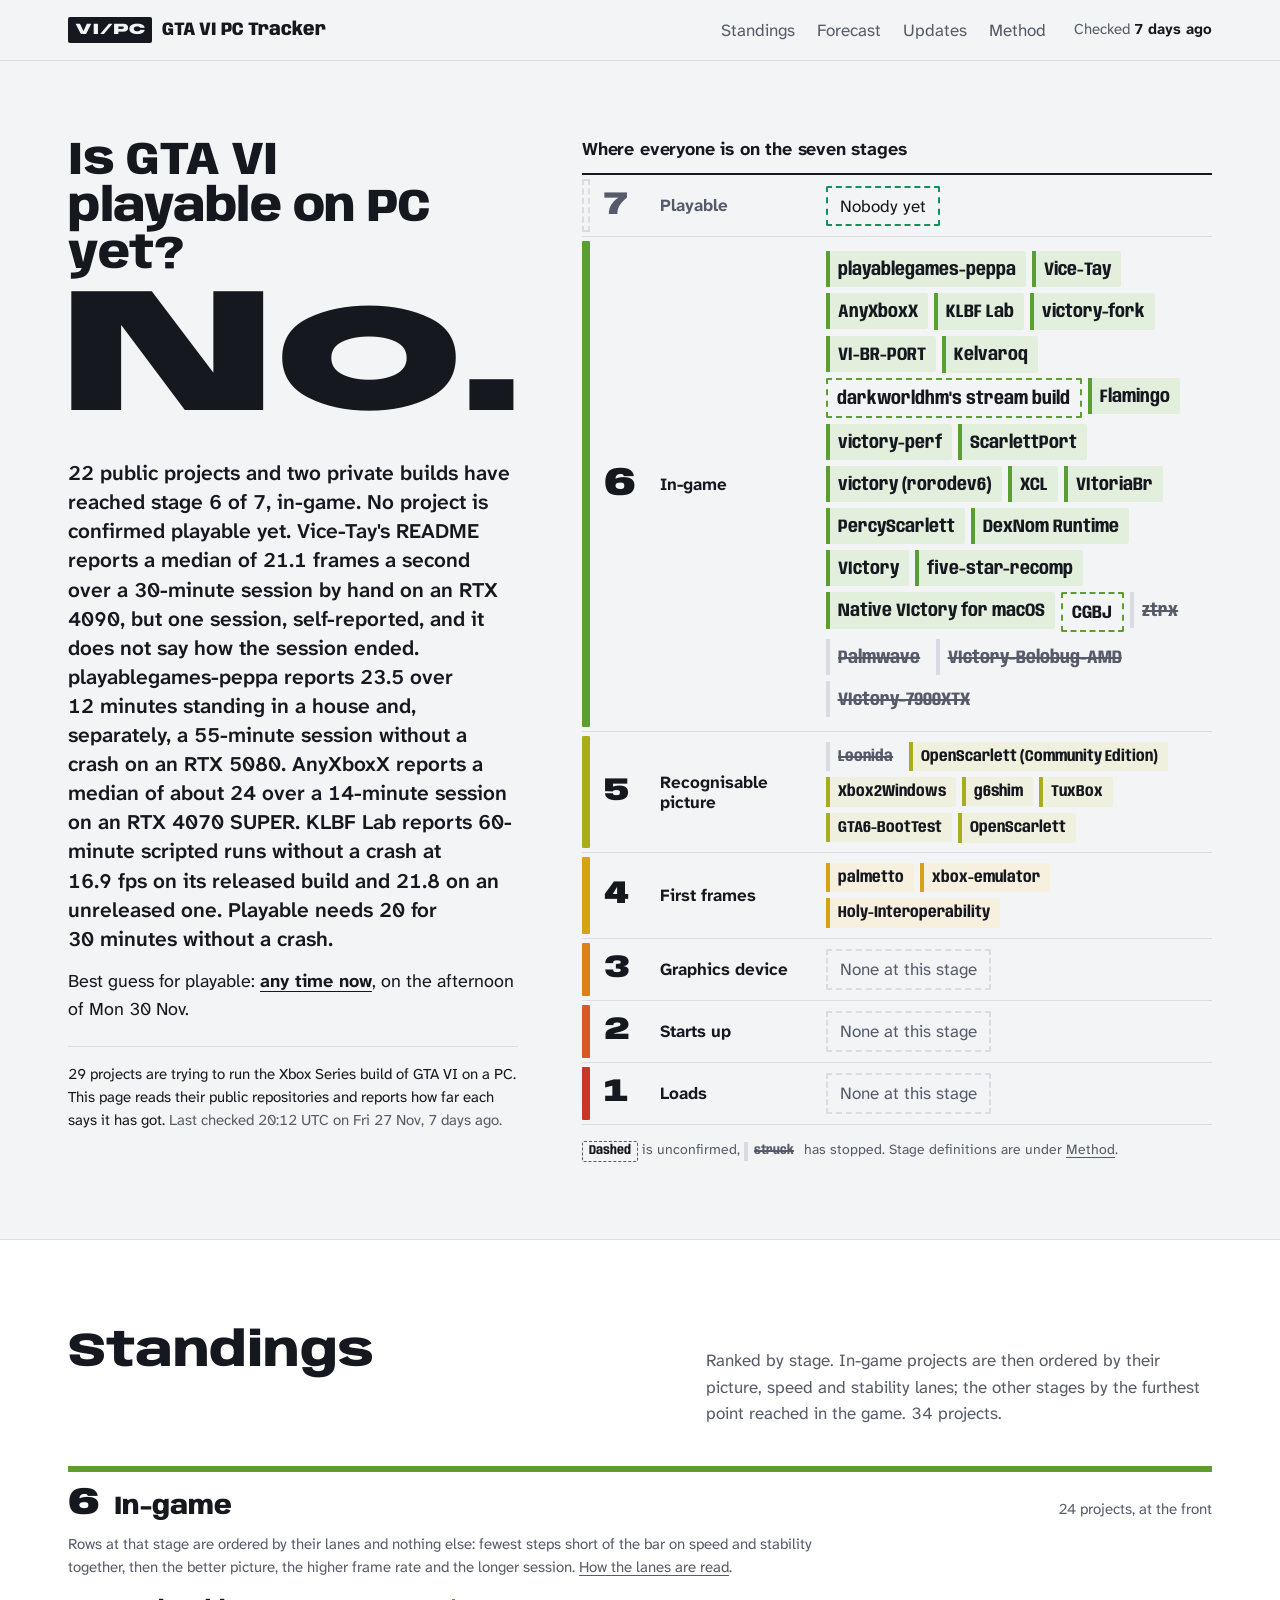
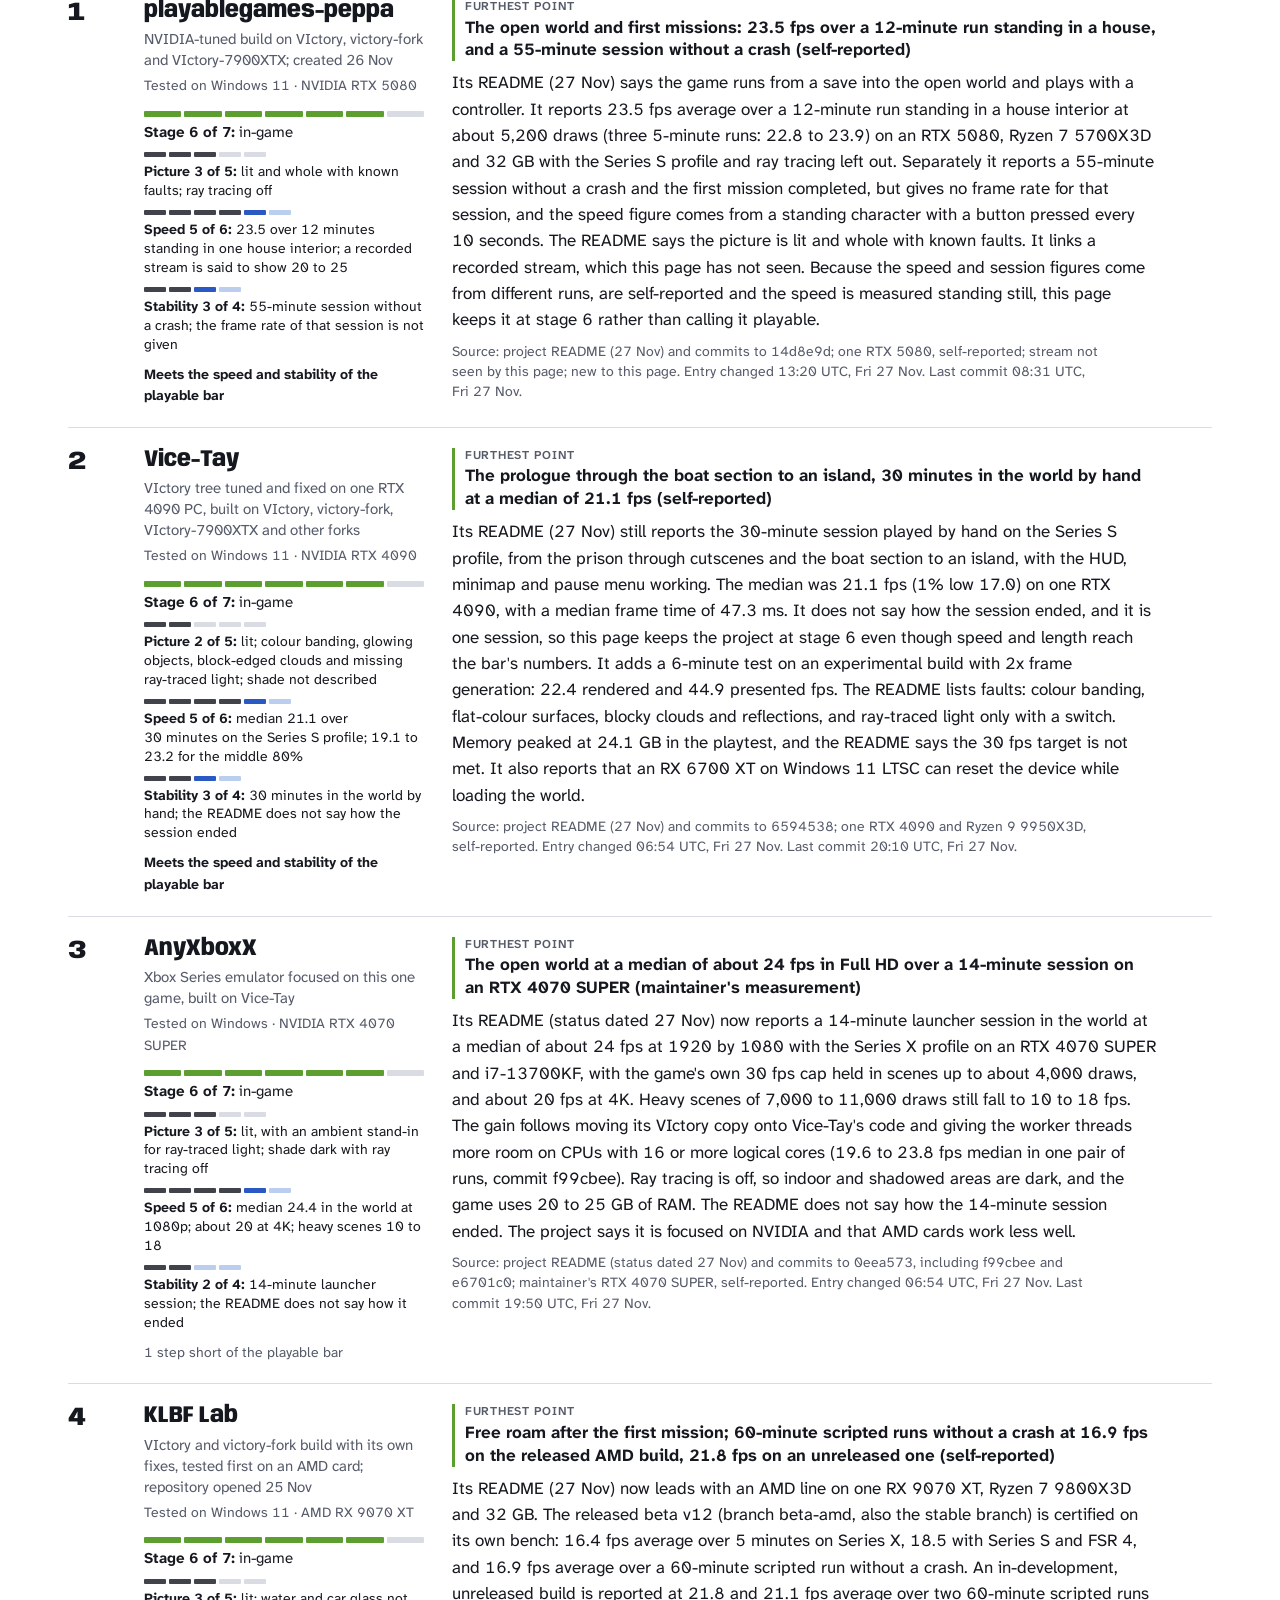
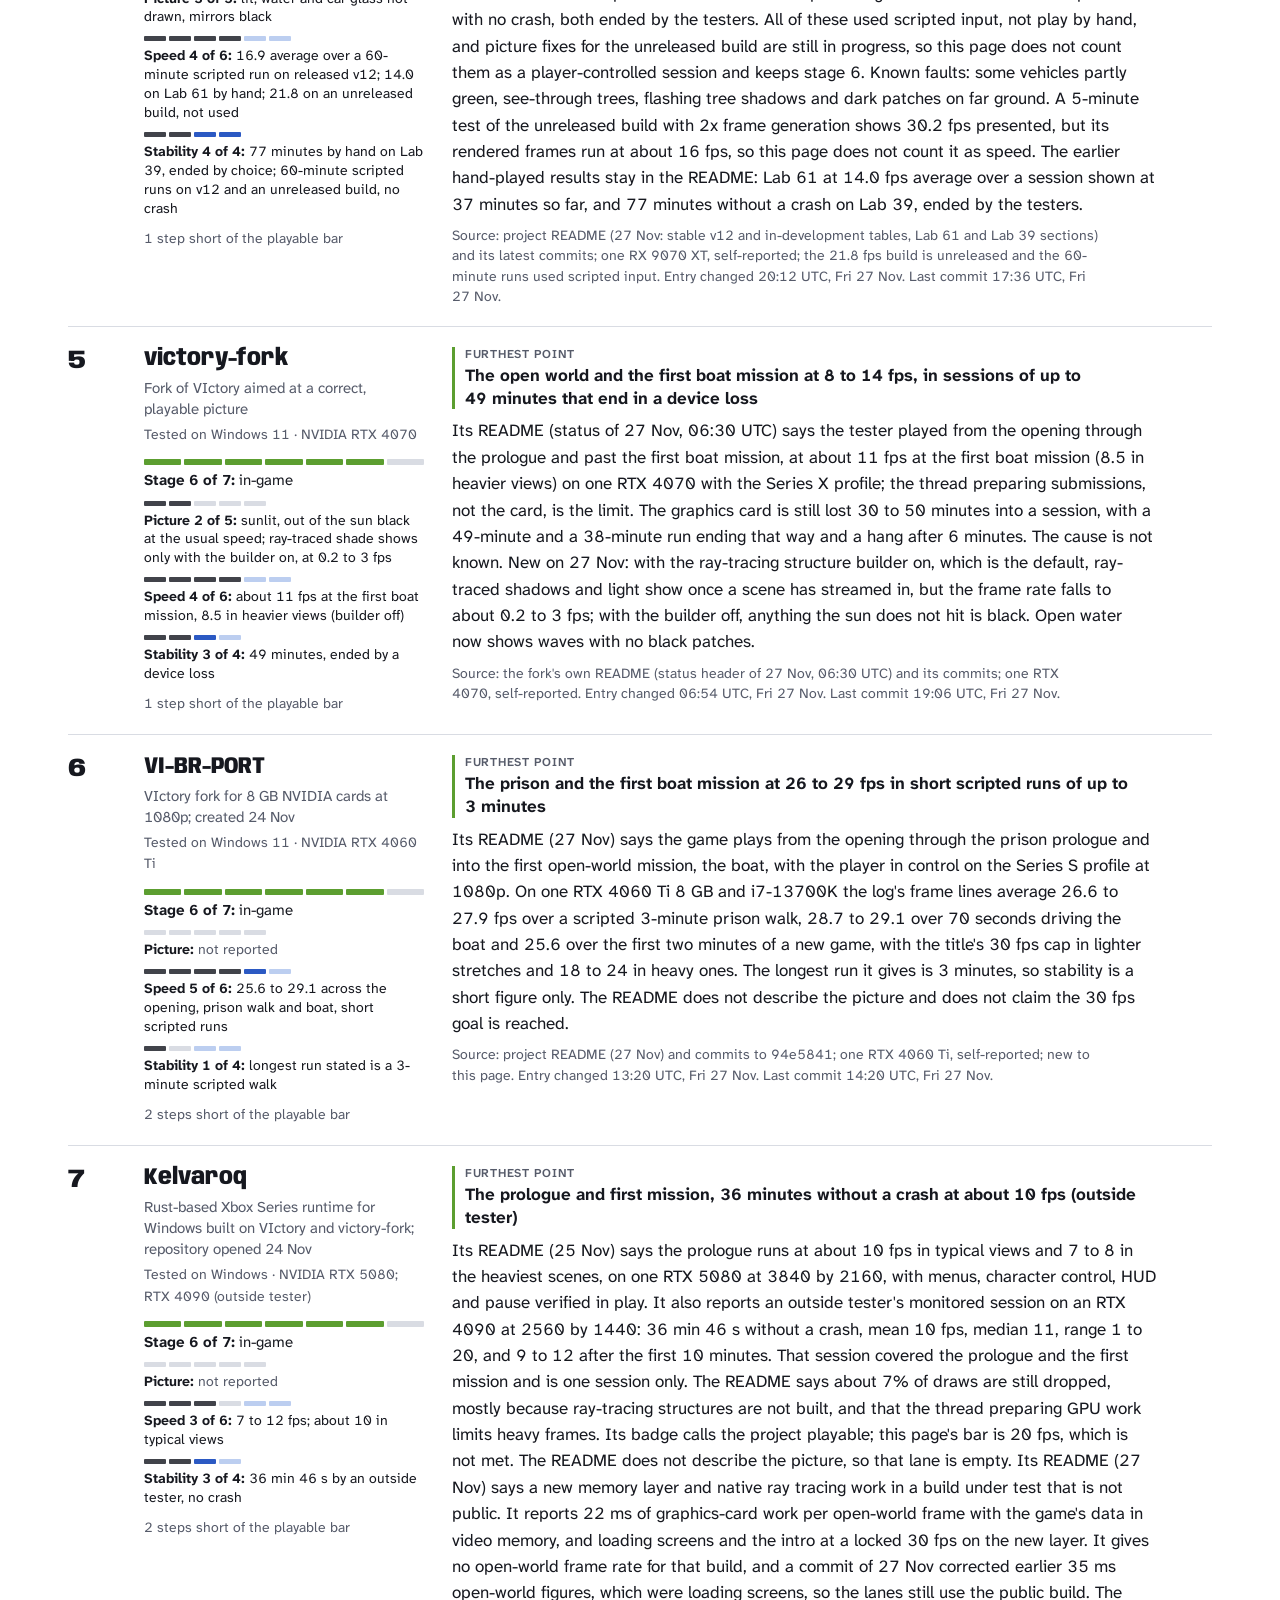
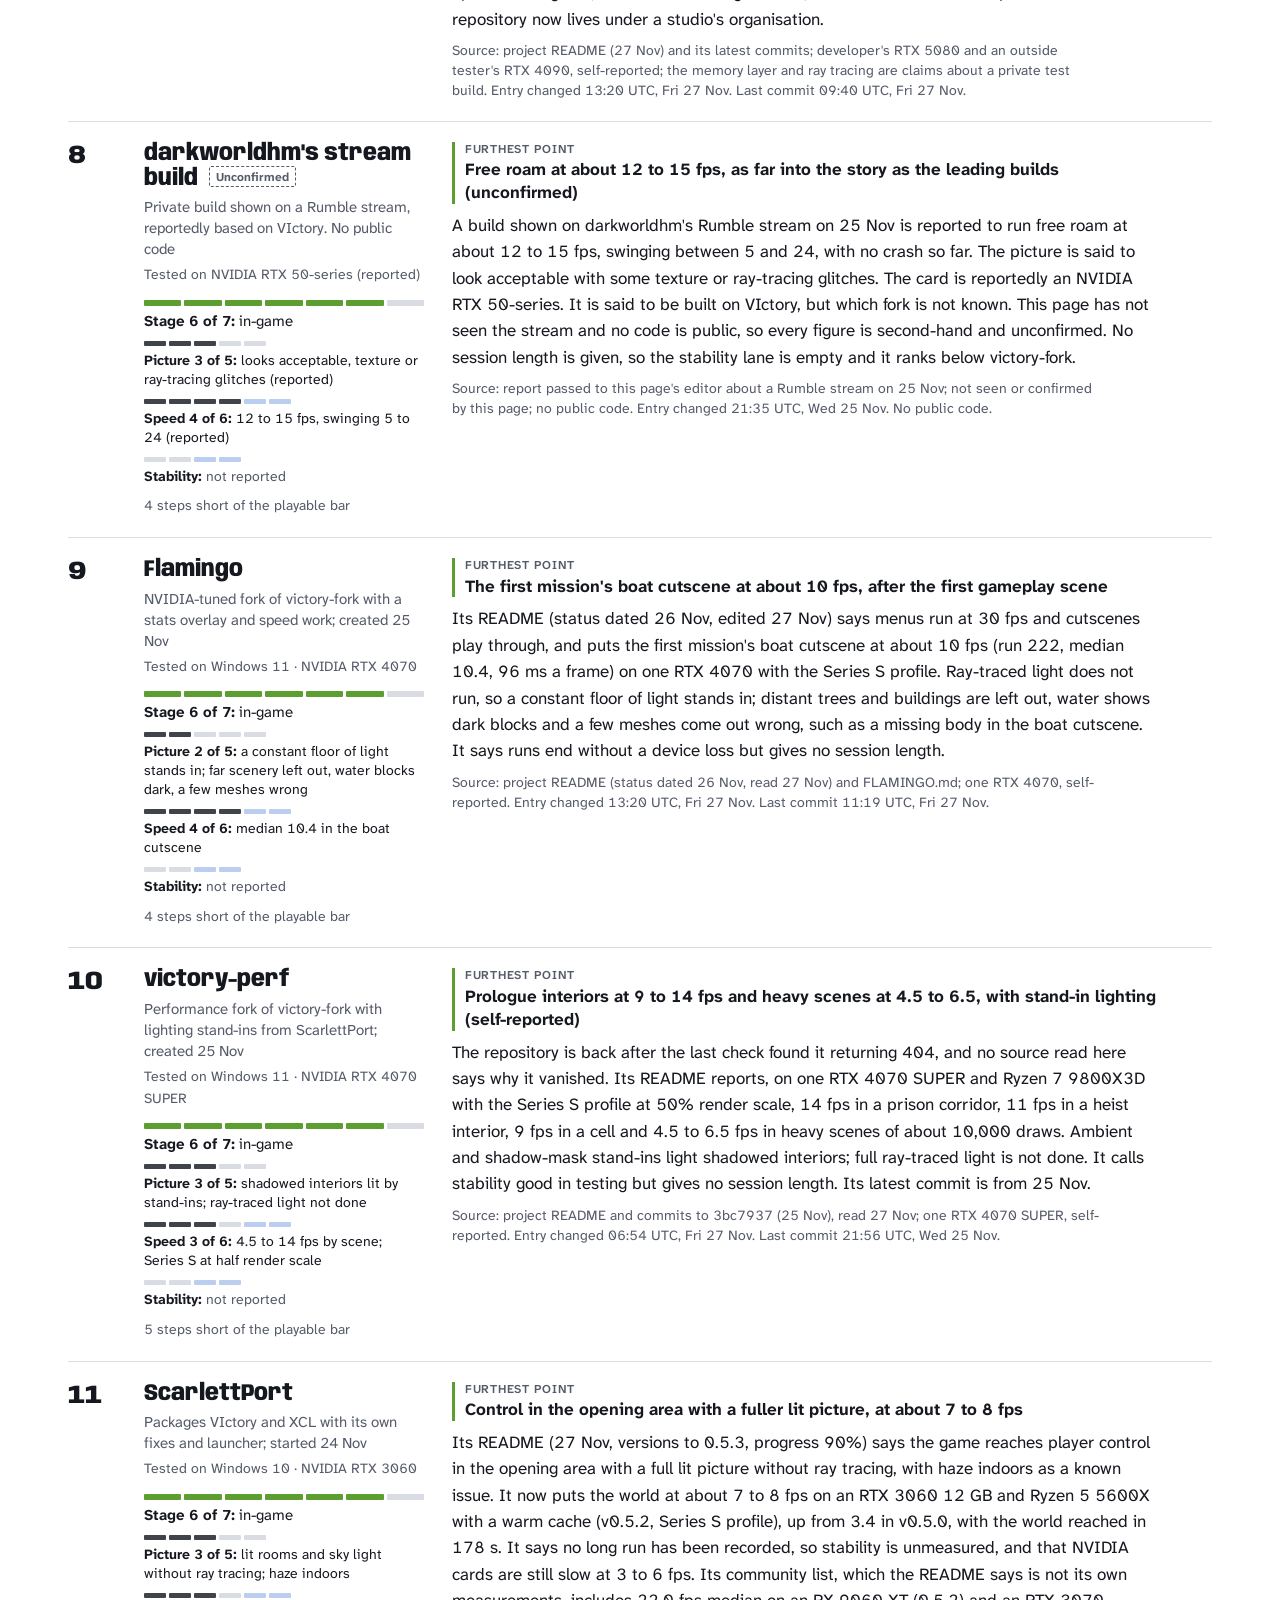
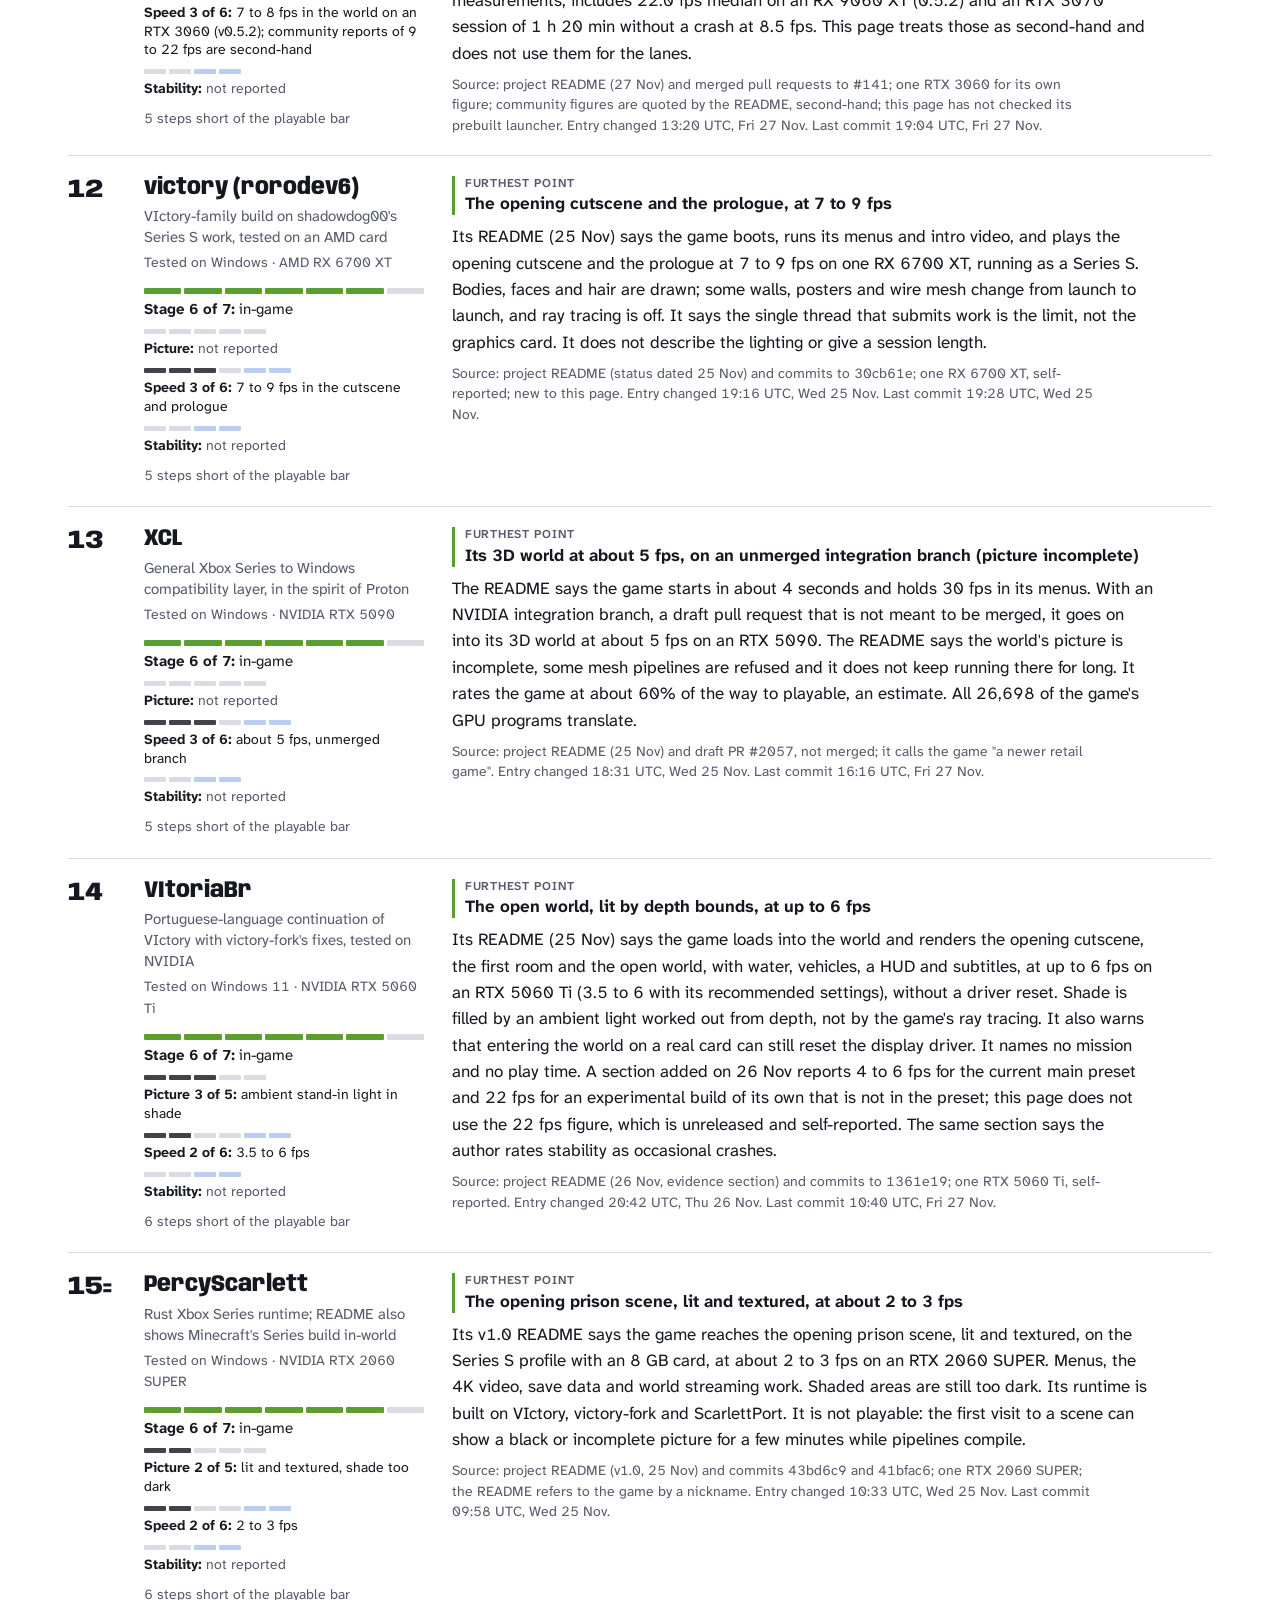
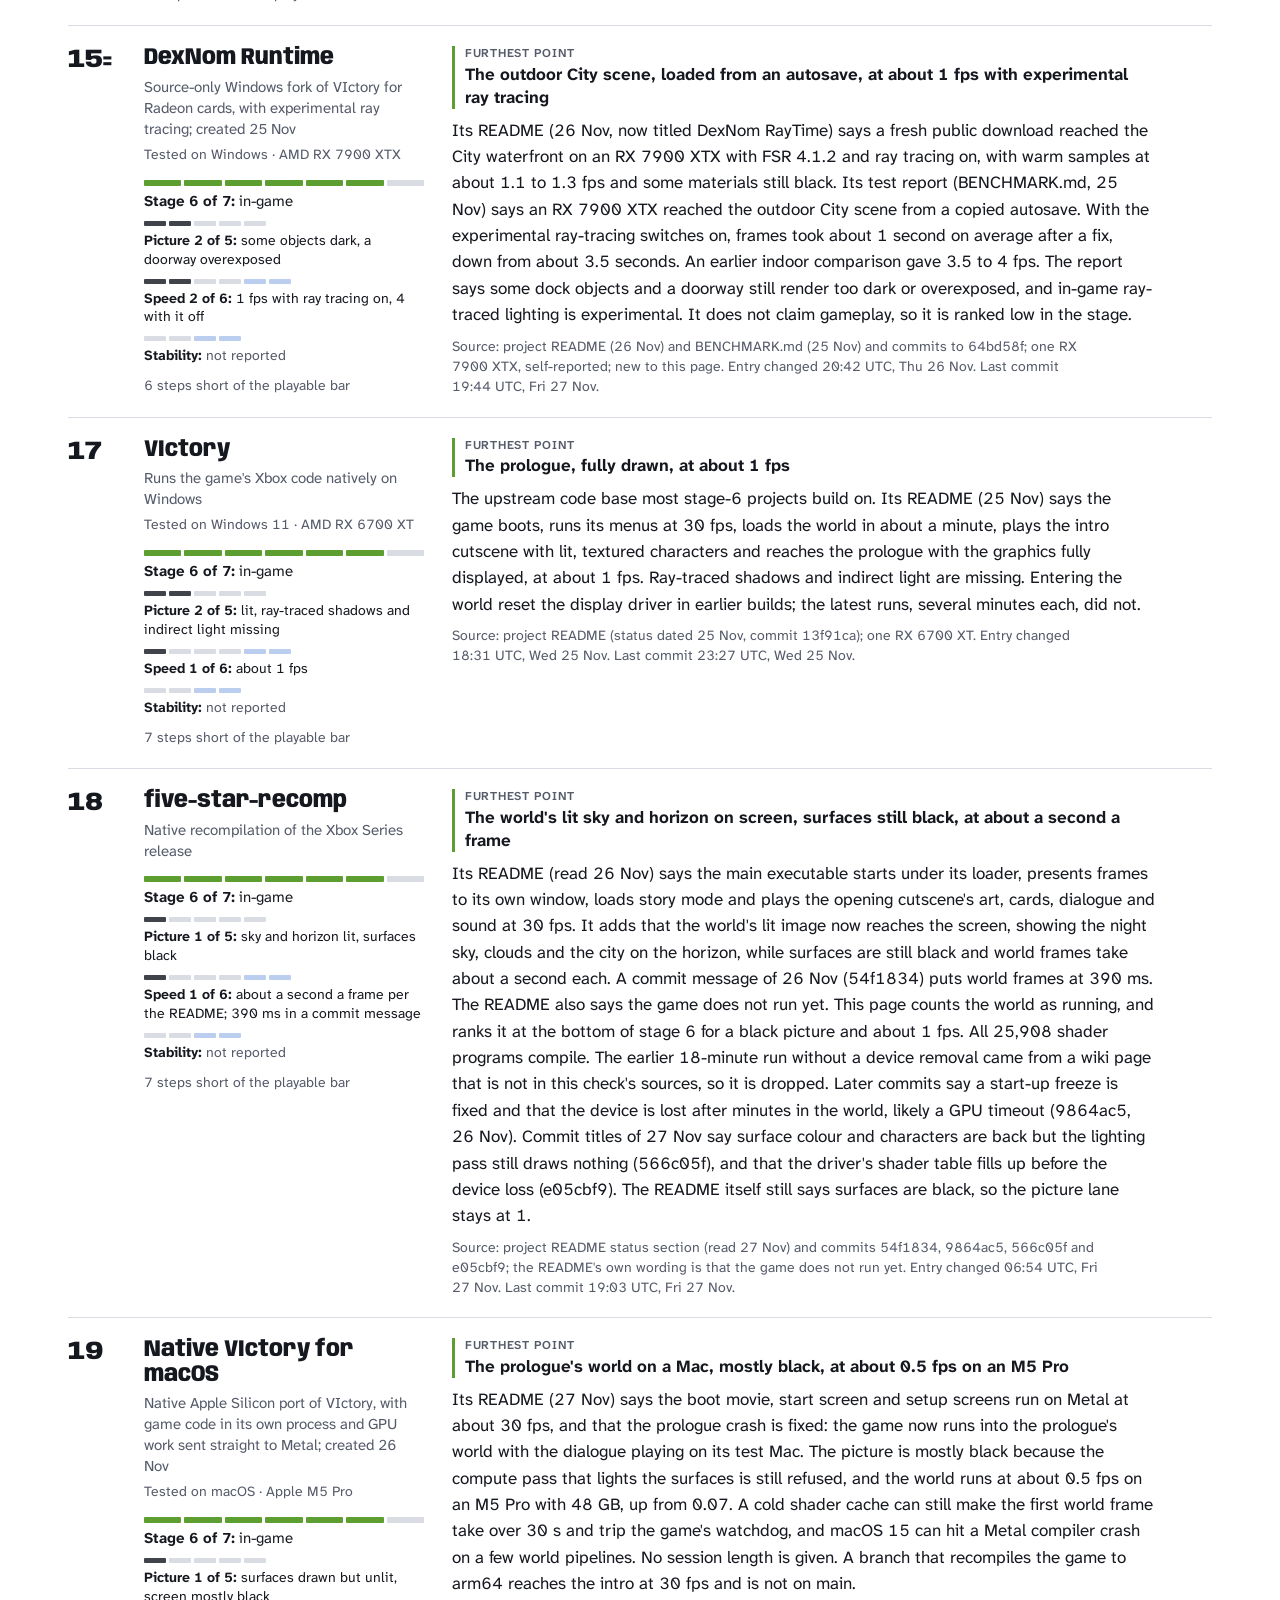
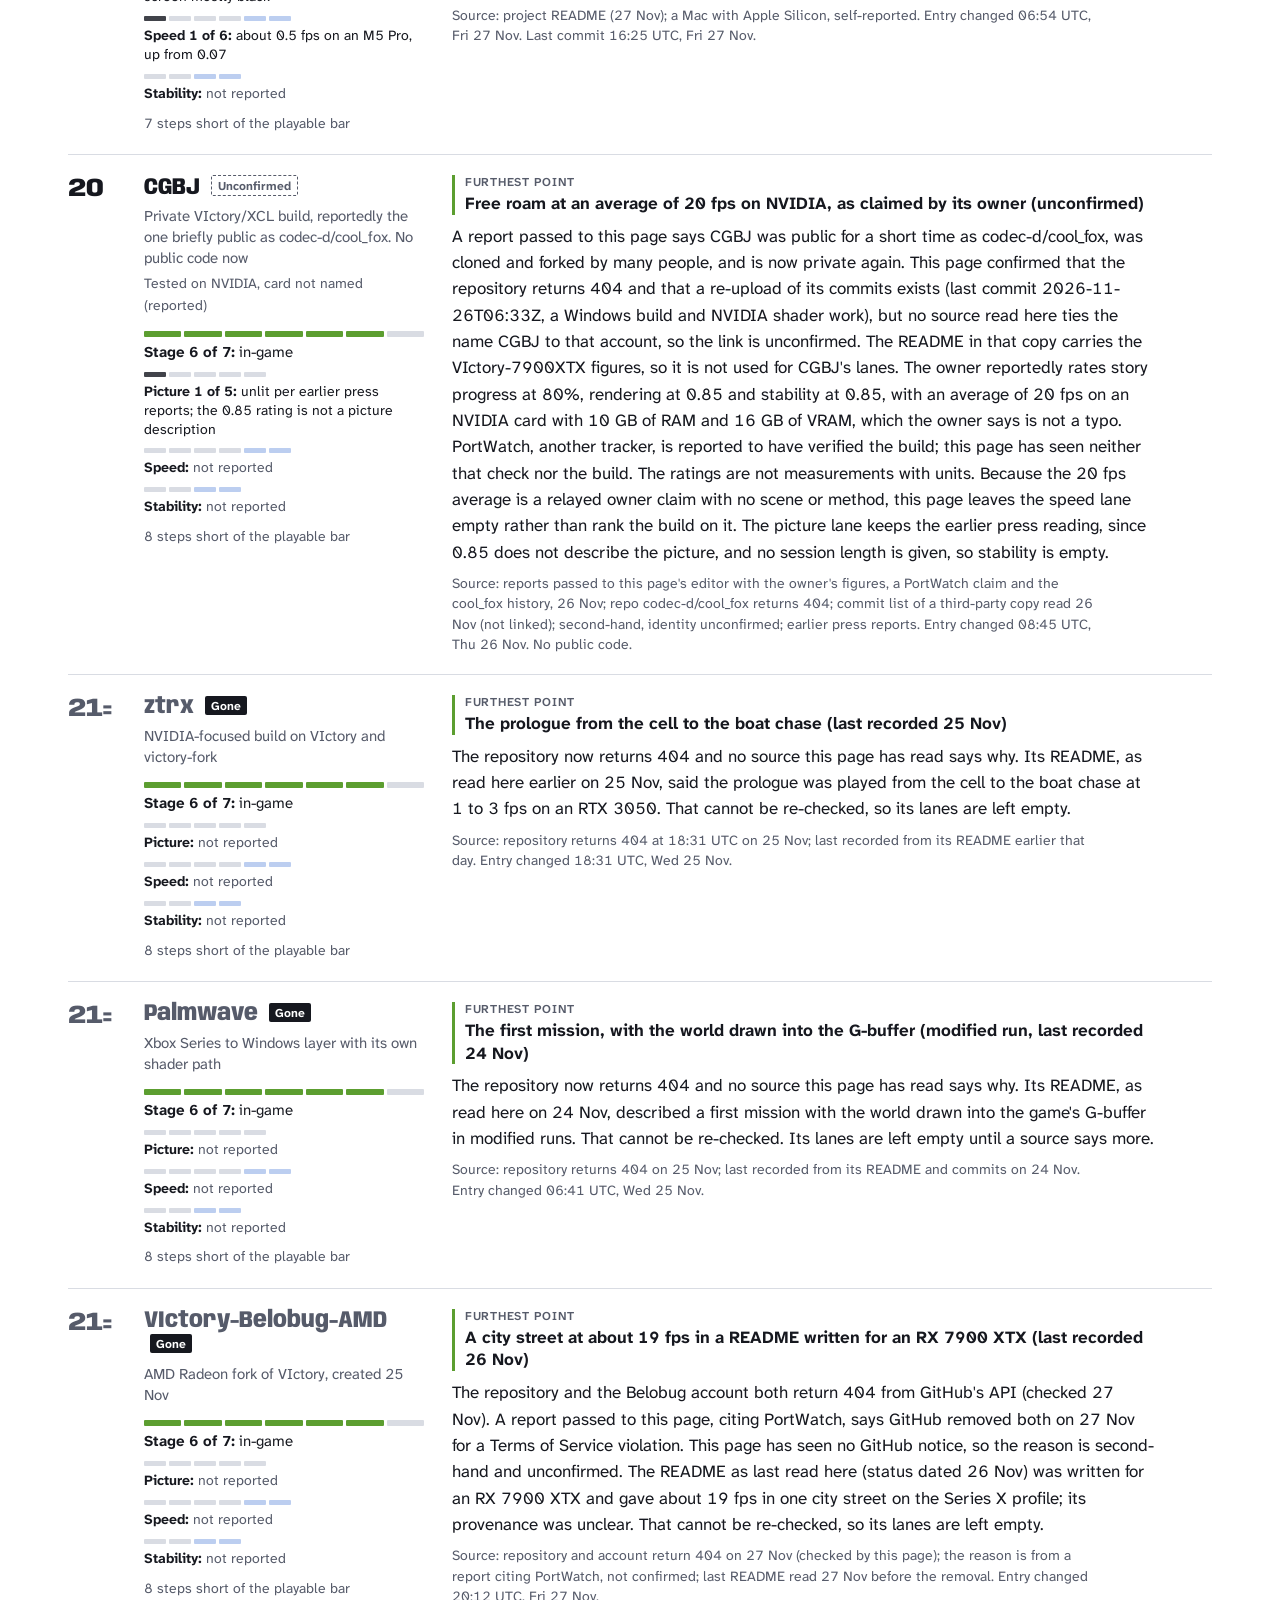
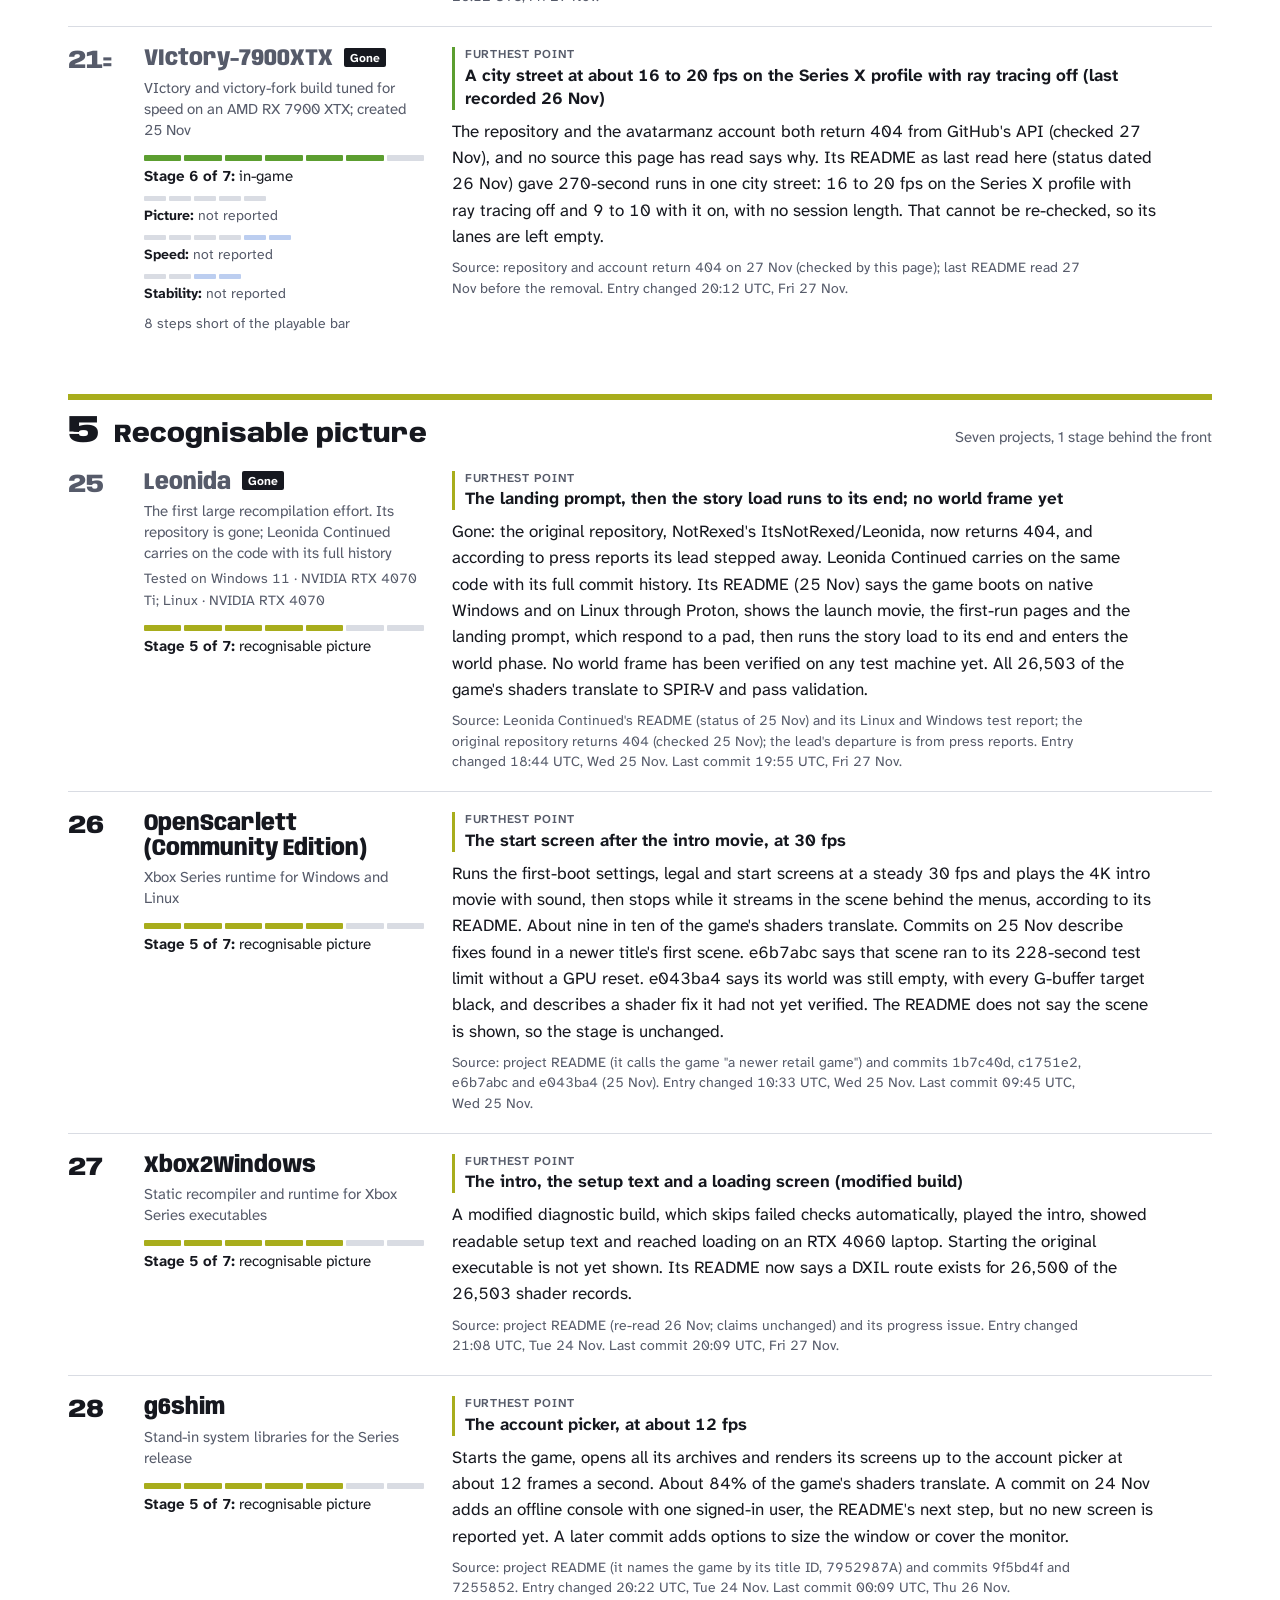
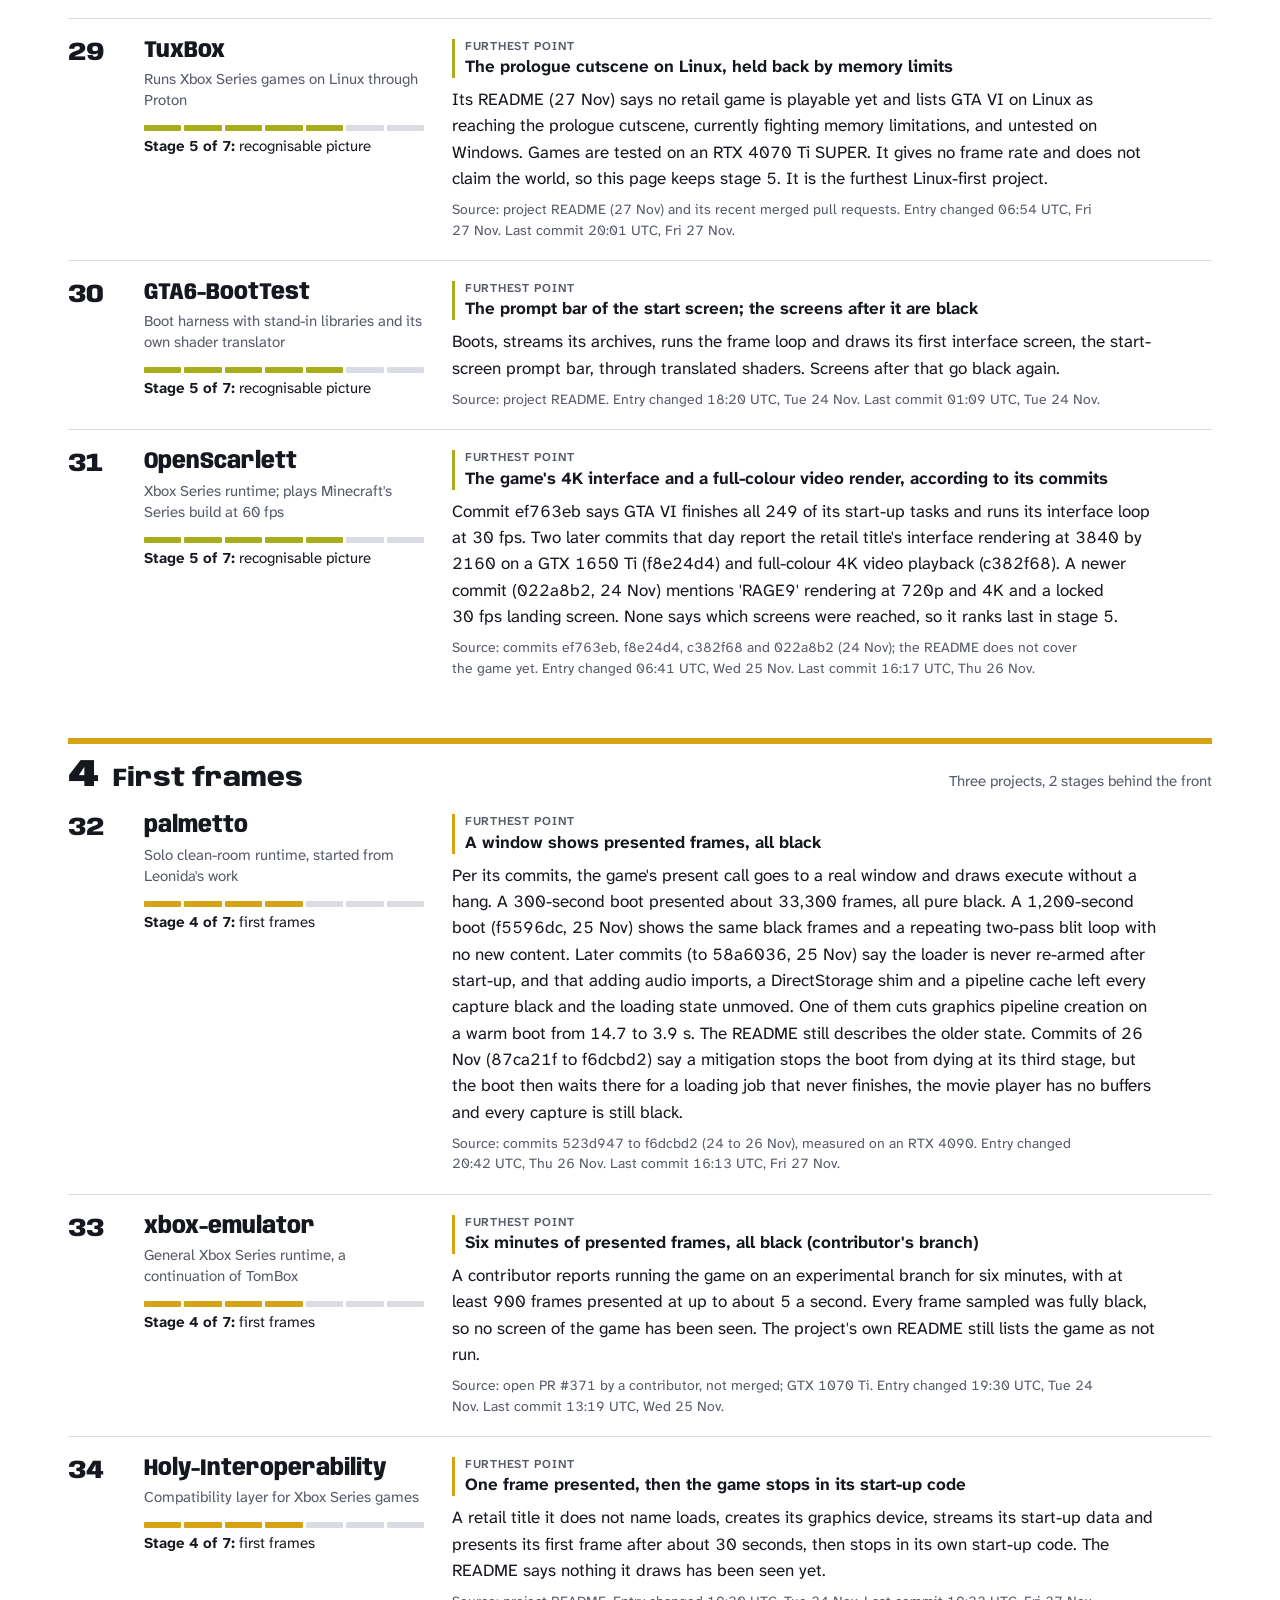
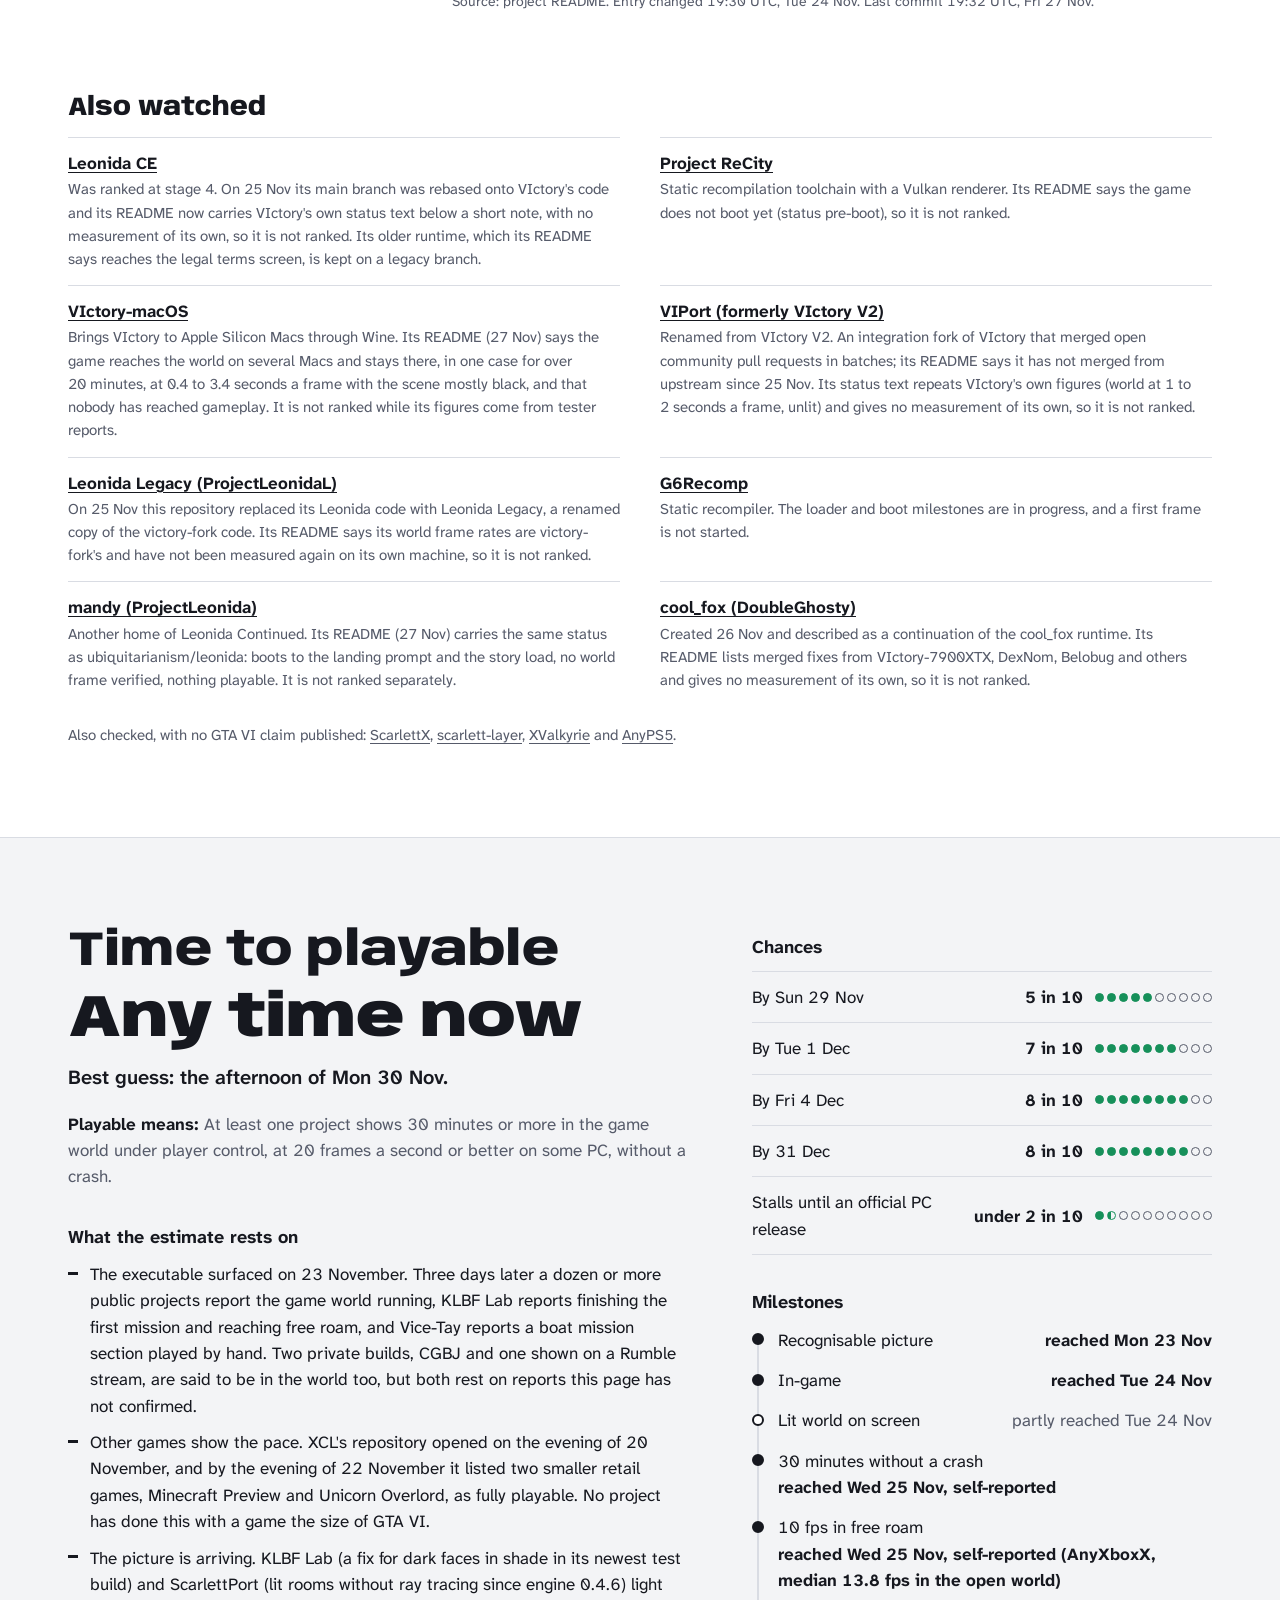
<file: index.html>
<!doctype html>
<html lang="en">
<head>
<meta charset="utf-8">
<meta name="viewport" content="width=device-width, initial-scale=1, viewport-fit=cover">
<title>GTA VI PC Tracker: is GTA VI playable on PC yet?</title>
<meta name="description" content="Live standings of the unofficial projects trying to run the Xbox build of GTA VI on a PC: how far each has got, what changed, and a best guess at when it becomes playable.">
<meta name="theme-color" content="#f3f4f6" media="(prefers-color-scheme: light)">
<meta name="theme-color" content="#111318" media="(prefers-color-scheme: dark)">
<link rel="canonical" href="https://audixdev.github.io/americas-pc-tracker/">
<meta property="og:title" content="GTA VI PC Tracker: is GTA VI playable on PC yet?">
<meta property="og:description" content="Live standings of the unofficial projects trying to run the Xbox build of GTA VI on a PC: how far each has got, what changed, and a best guess at when it becomes playable.">
<meta property="og:type" content="website">
<meta property="og:url" content="https://audixdev.github.io/americas-pc-tracker/">
<meta name="twitter:card" content="summary">
<link rel="icon" href="assets/icon.svg" type="image/svg+xml">
<link rel="preconnect" href="https://fonts.googleapis.com">
<link rel="preconnect" href="https://fonts.gstatic.com" crossorigin>
<link rel="stylesheet" href="https://fonts.googleapis.com/css2?family=Anybody:wdth,wght@50..150,400..900&family=Atkinson+Hyperlegible+Next:ital,wght@0,400;0,600;0,700;1,400&display=swap">
<link rel="stylesheet" href="assets/site.css?v=f784089358">
<script type="application/ld+json">{"@context":"https://schema.org","@type":"WebPage","name":"GTA VI PC Tracker","description":"Live standings of the unofficial projects trying to run the Xbox build of GTA VI on a PC: how far each has got, what changed, and a best guess at when it becomes playable.","url":"https://audixdev.github.io/americas-pc-tracker/","dateModified":"2026-11-27T20:12:00Z"}</script>
</head>
<body>
<a class="skip" href="#main">Skip to content</a>

<header class="top">
  <div class="wrap top__bar">
    <a class="brand" href="#main" aria-label="GTA VI PC Tracker, top of page"><span class="brand__mark" aria-hidden="true">VI/PC</span><span class="brand__name">GTA VI PC Tracker</span></a>
    <nav class="top__nav" aria-label="Sections">
      <a href="#standings">Standings</a>
      <a href="#forecast">Forecast</a>
      <a href="#updates">Updates</a>
      <a href="#method">Method</a>
    </nav>
    <p class="top__checked">Checked <time class="js-ago" datetime="2026-11-27T20:12:00Z">20:12 UTC</time></p>
  </div>
</header>

<main id="main">
  <section class="hero" aria-labelledby="hero-title">
    <div class="wrap hero__grid">
      <div class="hero__words">
        <h1 id="hero-title">Is GTA&nbsp;VI playable on PC yet?</h1>
        <p class="hero__answer">No.</p>
        <p class="hero__lead">22 public projects and two private builds have reached stage&nbsp;6 of&nbsp;7, in-game. No project is confirmed playable yet. Vice-Tay&#x27;s README reports a median of 21.1&nbsp;frames a second over a 30-minute session by hand on an RTX 4090, but one session, self-reported, and it does not say how the session ended. playablegames-peppa reports 23.5 over 12&nbsp;minutes standing in a house and, separately, a 55-minute session without a crash on an RTX 5080. AnyXboxX reports a median of about 24 over a 14-minute session on an RTX 4070 SUPER. KLBF Lab reports 60-minute scripted runs without a crash at 16.9&nbsp;fps on its released build and 21.8 on an unreleased one. Playable needs 20 for 30&nbsp;minutes without a crash.</p>
        <p class="hero__eta">Best guess for playable: <a href="#forecast" class="js-countdown" data-target="2026-11-30T15:00:00Z" data-lower="1">about 3 days</a>, on the afternoon of Mon 30 Nov.</p>
        <p class="hero__how">29 projects are trying to run the Xbox Series build of GTA&nbsp;VI on a PC. This page reads their public repositories and reports how far each says it has got. <span class="quiet">Last checked <time datetime="2026-11-27T20:12:00Z">20:12 UTC on Fri 27 Nov</time><span class="js-ago-suffix" data-from="2026-11-27T20:12:00Z"></span>.</span></p>
      </div>
      <div class="ladder-wrap">
        <h2 class="ladder__title">Where everyone is on the seven stages</h2>
        <ol class="ladder" reversed>
          <li class="rung stage-7"><span class="rung__n">7</span><span class="rung__name">Playable<span class="vh">: none</span></span><ul class="rung__who"><li class="rung__empty">Nobody yet</li></ul></li>
          <li class="rung stage-6 is-reached is-front"><span class="rung__n">6</span><span class="rung__name">In-game<span class="vh">: 24 projects</span></span><ul class="rung__who"><li><a class="chip" href="#p-playablegames-peppa">playablegames-peppa</a></li><li><a class="chip" href="#p-vice-tay">Vice-Tay</a></li><li><a class="chip" href="#p-anyxboxx">AnyXboxX</a></li><li><a class="chip" href="#p-klbf-lab">KLBF Lab</a></li><li><a class="chip" href="#p-victory-fork">victory-fork</a></li><li><a class="chip" href="#p-vi-br-port">VI-BR-PORT</a></li><li><a class="chip" href="#p-kelvaroq">Kelvaroq</a></li><li><a class="chip is-unverified" href="#p-darkworldhm-s-stream-build">darkworldhm&#x27;s stream build<span class="vh">, unconfirmed</span></a></li><li><a class="chip" href="#p-flamingo">Flamingo</a></li><li><a class="chip" href="#p-victory-perf">victory-perf</a></li><li><a class="chip" href="#p-scarlettport">ScarlettPort</a></li><li><a class="chip" href="#p-victory-rorodev6">victory (rorodev6)</a></li><li><a class="chip" href="#p-xcl">XCL</a></li><li><a class="chip" href="#p-vitoriabr">VItoriaBr</a></li><li><a class="chip" href="#p-percyscarlett">PercyScarlett</a></li><li><a class="chip" href="#p-dexnom-runtime">DexNom Runtime</a></li><li><a class="chip" href="#p-victory">VIctory</a></li><li><a class="chip" href="#p-five-star-recomp">five-star-recomp</a></li><li><a class="chip" href="#p-native-victory-for-macos">Native VIctory for macOS</a></li><li><a class="chip is-unverified" href="#p-cgbj">CGBJ<span class="vh">, unconfirmed</span></a></li><li><a class="chip is-out" href="#p-ztrx">ztrx<span class="vh">, gone</span></a></li><li><a class="chip is-out" href="#p-palmwave">Palmwave<span class="vh">, gone</span></a></li><li><a class="chip is-out" href="#p-victory-belobug-amd">VIctory-Belobug-AMD<span class="vh">, gone</span></a></li><li><a class="chip is-out" href="#p-victory-7900xtx">VIctory-7900XTX<span class="vh">, gone</span></a></li></ul></li>
          <li class="rung stage-5 is-reached"><span class="rung__n">5</span><span class="rung__name">Recognisable picture<span class="vh">: 7 projects</span></span><ul class="rung__who"><li><a class="chip is-out" href="#p-leonida">Leonida<span class="vh">, gone</span></a></li><li><a class="chip" href="#p-openscarlett-community-edition">OpenScarlett (Community Edition)</a></li><li><a class="chip" href="#p-xbox2windows">Xbox2Windows</a></li><li><a class="chip" href="#p-g6shim">g6shim</a></li><li><a class="chip" href="#p-tuxbox">TuxBox</a></li><li><a class="chip" href="#p-gta6-boottest">GTA6-BootTest</a></li><li><a class="chip" href="#p-openscarlett">OpenScarlett</a></li></ul></li>
          <li class="rung stage-4 is-reached"><span class="rung__n">4</span><span class="rung__name">First frames<span class="vh">: 3 projects</span></span><ul class="rung__who"><li><a class="chip" href="#p-palmetto">palmetto</a></li><li><a class="chip" href="#p-xbox-emulator">xbox-emulator</a></li><li><a class="chip" href="#p-holy-interoperability">Holy-Interoperability</a></li></ul></li>
          <li class="rung stage-3 is-reached"><span class="rung__n">3</span><span class="rung__name">Graphics device<span class="vh">: none</span></span><ul class="rung__who"><li class="rung__empty">None at this stage</li></ul></li>
          <li class="rung stage-2 is-reached"><span class="rung__n">2</span><span class="rung__name">Starts up<span class="vh">: none</span></span><ul class="rung__who"><li class="rung__empty">None at this stage</li></ul></li>
          <li class="rung stage-1 is-reached"><span class="rung__n">1</span><span class="rung__name">Loads<span class="vh">: none</span></span><ul class="rung__who"><li class="rung__empty">None at this stage</li></ul></li>
        </ol>
        <p class="ladder__key"><span class="chip is-unverified">Dashed</span> is unconfirmed, <span class="chip is-out">struck</span> has stopped. Stage definitions are under <a href="#method">Method</a>.</p>
      </div>
    </div>
  </section>

  <section id="standings" class="standings" aria-labelledby="standings-title">
    <div class="wrap">
      <div class="sec-head">
        <h2 id="standings-title">Standings</h2>
        <p class="sec-head__note">Ranked by stage. In-game projects are then ordered by their picture, speed and stability lanes; the other stages by the furthest point reached in the game. 34 projects.</p>
      </div>
      <section class="group stage-6" aria-labelledby="g6">
        <h3 id="g6" class="group__head"><span class="group__n">6</span> <span class="group__name">In-game</span> <span class="group__count">24 projects, at the front</span></h3>
        <p class="group__note">Rows at that stage are ordered by their lanes and nothing else: fewest steps short of the bar on speed and stability together, then the better picture, the higher frame rate and the longer session. <a href="#lanes">How the lanes are read</a>.</p>
        <ol class="group__list">
          <li class="entry" id="p-playablegames-peppa">
            <p class="entry__pos"><span class="vh">Position </span>1</p>
            <div class="entry__who">
              <h4><a class="name" href="https://github.com/Peppacodes/playablegames-peppa" rel="noopener">playablegames-peppa</a></h4>
              <p class="entry__tagline">NVIDIA-tuned build on VIctory, victory-fork and VIctory-7900XTX; created 26 Nov</p>
              <p class="entry__tested">Tested on Windows 11 · NVIDIA RTX 5080</p>
              <div class="gauges">
                <div class="gauge gauge--stage"><span class="meter meter--stage" aria-hidden="true"><span class="meter__seg is-on"></span><span class="meter__seg is-on"></span><span class="meter__seg is-on"></span><span class="meter__seg is-on"></span><span class="meter__seg is-on"></span><span class="meter__seg is-on"></span><span class="meter__seg"></span></span><p><b>Stage 6 of 7:</b> in-game</p></div>
                <div class="gauge gauge--lane"><span class="meter" aria-hidden="true"><span class="meter__seg is-on"></span><span class="meter__seg is-on"></span><span class="meter__seg is-on"></span><span class="meter__seg"></span><span class="meter__seg"></span></span><p><b>Picture 3 of 5:</b> lit and whole with known faults; ray tracing off</p></div>
                <div class="gauge gauge--lane"><span class="meter" aria-hidden="true"><span class="meter__seg is-on"></span><span class="meter__seg is-on"></span><span class="meter__seg is-on"></span><span class="meter__seg is-on"></span><span class="meter__seg is-bar is-on"></span><span class="meter__seg is-bar"></span></span><p><b>Speed 5 of 6:</b> 23.5 over 12&nbsp;minutes standing in one house interior; a recorded stream is said to show 20 to 25</p></div>
                <div class="gauge gauge--lane"><span class="meter" aria-hidden="true"><span class="meter__seg is-on"></span><span class="meter__seg is-on"></span><span class="meter__seg is-bar is-on"></span><span class="meter__seg is-bar"></span></span><p><b>Stability 3 of 4:</b> 55-minute session without a crash; the frame rate of that session is not given</p></div>
                <p class="gauges__short is-met">Meets the speed and stability of the playable bar</p>
              </div>
            </div>
            <div class="entry__status">
              <p class="entry__furthest"><span class="entry__label">Furthest point</span> The open world and first missions: 23.5&nbsp;fps over a 12-minute run standing in a house, and a 55-minute session without a crash (self-reported)</p>
              <p>Its README (27 Nov) says the game runs from a save into the open world and plays with a controller. It reports 23.5&nbsp;fps average over a 12-minute run standing in a house interior at about 5,200 draws (three 5-minute runs: 22.8 to 23.9) on an RTX 5080, Ryzen 7 5700X3D and 32&nbsp;GB with the Series S profile and ray tracing left out. Separately it reports a 55-minute session without a crash and the first mission completed, but gives no frame rate for that session, and the speed figure comes from a standing character with a button pressed every 10&nbsp;seconds. The README says the picture is lit and whole with known faults. It links a recorded stream, which this page has not seen. Because the speed and session figures come from different runs, are self-reported and the speed is measured standing still, this page keeps it at stage 6 rather than calling it playable.</p>
              <p class="entry__src">Source: project README (27 Nov) and commits to 14d8e9d; one RTX 5080, self-reported; stream not seen by this page; new to this page. Entry changed <time datetime="2026-11-27T13:20:00Z">13:20 UTC, Fri 27 Nov</time>. Last commit <time datetime="2026-11-27T08:31:09Z">08:31 UTC, Fri 27 Nov</time>.</p>
            </div>
          </li>
          <li class="entry" id="p-vice-tay">
            <p class="entry__pos"><span class="vh">Position </span>2</p>
            <div class="entry__who">
              <h4><a class="name" href="https://github.com/TaynanGT/Vice-Tay" rel="noopener">Vice-Tay</a></h4>
              <p class="entry__tagline">VIctory tree tuned and fixed on one RTX 4090 PC, built on VIctory, victory-fork, VIctory-7900XTX and other forks</p>
              <p class="entry__tested">Tested on Windows 11 · NVIDIA RTX 4090</p>
              <div class="gauges">
                <div class="gauge gauge--stage"><span class="meter meter--stage" aria-hidden="true"><span class="meter__seg is-on"></span><span class="meter__seg is-on"></span><span class="meter__seg is-on"></span><span class="meter__seg is-on"></span><span class="meter__seg is-on"></span><span class="meter__seg is-on"></span><span class="meter__seg"></span></span><p><b>Stage 6 of 7:</b> in-game</p></div>
                <div class="gauge gauge--lane"><span class="meter" aria-hidden="true"><span class="meter__seg is-on"></span><span class="meter__seg is-on"></span><span class="meter__seg"></span><span class="meter__seg"></span><span class="meter__seg"></span></span><p><b>Picture 2 of 5:</b> lit; colour banding, glowing objects, block-edged clouds and missing ray-traced light; shade not described</p></div>
                <div class="gauge gauge--lane"><span class="meter" aria-hidden="true"><span class="meter__seg is-on"></span><span class="meter__seg is-on"></span><span class="meter__seg is-on"></span><span class="meter__seg is-on"></span><span class="meter__seg is-bar is-on"></span><span class="meter__seg is-bar"></span></span><p><b>Speed 5 of 6:</b> median 21.1 over 30&nbsp;minutes on the Series S profile; 19.1 to 23.2 for the middle 80%</p></div>
                <div class="gauge gauge--lane"><span class="meter" aria-hidden="true"><span class="meter__seg is-on"></span><span class="meter__seg is-on"></span><span class="meter__seg is-bar is-on"></span><span class="meter__seg is-bar"></span></span><p><b>Stability 3 of 4:</b> 30&nbsp;minutes in the world by hand; the README does not say how the session ended</p></div>
                <p class="gauges__short is-met">Meets the speed and stability of the playable bar</p>
              </div>
            </div>
            <div class="entry__status">
              <p class="entry__furthest"><span class="entry__label">Furthest point</span> The prologue through the boat section to an island, 30&nbsp;minutes in the world by hand at a median of 21.1&nbsp;fps (self-reported)</p>
              <p>Its README (27 Nov) still reports the 30-minute session played by hand on the Series S profile, from the prison through cutscenes and the boat section to an island, with the HUD, minimap and pause menu working. The median was 21.1&nbsp;fps (1% low 17.0) on one RTX 4090, with a median frame time of 47.3 ms. It does not say how the session ended, and it is one session, so this page keeps the project at stage 6 even though speed and length reach the bar&#x27;s numbers. It adds a 6-minute test on an experimental build with 2x frame generation: 22.4 rendered and 44.9 presented fps. The README lists faults: colour banding, flat-colour surfaces, blocky clouds and reflections, and ray-traced light only with a switch. Memory peaked at 24.1&nbsp;GB in the playtest, and the README says the 30&nbsp;fps target is not met. It also reports that an RX 6700 XT on Windows 11 LTSC can reset the device while loading the world.</p>
              <p class="entry__src">Source: project README (27 Nov) and commits to 6594538; one RTX 4090 and Ryzen 9 9950X3D, self-reported. Entry changed <time datetime="2026-11-27T06:54:00Z">06:54 UTC, Fri 27 Nov</time>. Last commit <time datetime="2026-11-27T20:10:48Z">20:10 UTC, Fri 27 Nov</time>.</p>
            </div>
          </li>
          <li class="entry" id="p-anyxboxx">
            <p class="entry__pos"><span class="vh">Position </span>3</p>
            <div class="entry__who">
              <h4><a class="name" href="https://github.com/LooperSalty/AnyXboxX" rel="noopener">AnyXboxX</a></h4>
              <p class="entry__tagline">Xbox Series emulator focused on this one game, built on Vice-Tay</p>
              <p class="entry__tested">Tested on Windows · NVIDIA RTX 4070 SUPER</p>
              <div class="gauges">
                <div class="gauge gauge--stage"><span class="meter meter--stage" aria-hidden="true"><span class="meter__seg is-on"></span><span class="meter__seg is-on"></span><span class="meter__seg is-on"></span><span class="meter__seg is-on"></span><span class="meter__seg is-on"></span><span class="meter__seg is-on"></span><span class="meter__seg"></span></span><p><b>Stage 6 of 7:</b> in-game</p></div>
                <div class="gauge gauge--lane"><span class="meter" aria-hidden="true"><span class="meter__seg is-on"></span><span class="meter__seg is-on"></span><span class="meter__seg is-on"></span><span class="meter__seg"></span><span class="meter__seg"></span></span><p><b>Picture 3 of 5:</b> lit, with an ambient stand-in for ray-traced light; shade dark with ray tracing off</p></div>
                <div class="gauge gauge--lane"><span class="meter" aria-hidden="true"><span class="meter__seg is-on"></span><span class="meter__seg is-on"></span><span class="meter__seg is-on"></span><span class="meter__seg is-on"></span><span class="meter__seg is-bar is-on"></span><span class="meter__seg is-bar"></span></span><p><b>Speed 5 of 6:</b> median 24.4 in the world at 1080p; about 20 at 4K; heavy scenes 10 to 18</p></div>
                <div class="gauge gauge--lane"><span class="meter" aria-hidden="true"><span class="meter__seg is-on"></span><span class="meter__seg is-on"></span><span class="meter__seg is-bar"></span><span class="meter__seg is-bar"></span></span><p><b>Stability 2 of 4:</b> 14-minute launcher session; the README does not say how it ended</p></div>
                <p class="gauges__short">1 step short of the playable bar</p>
              </div>
            </div>
            <div class="entry__status">
              <p class="entry__furthest"><span class="entry__label">Furthest point</span> The open world at a median of about 24&nbsp;fps in Full HD over a 14-minute session on an RTX 4070 SUPER (maintainer&#x27;s measurement)</p>
              <p>Its README (status dated 27 Nov) now reports a 14-minute launcher session in the world at a median of about 24&nbsp;fps at 1920 by 1080 with the Series X profile on an RTX 4070 SUPER and i7-13700KF, with the game&#x27;s own 30&nbsp;fps cap held in scenes up to about 4,000 draws, and about 20&nbsp;fps at 4K. Heavy scenes of 7,000 to 11,000 draws still fall to 10 to 18&nbsp;fps. The gain follows moving its VIctory copy onto Vice-Tay&#x27;s code and giving the worker threads more room on CPUs with 16 or more logical cores (19.6 to 23.8&nbsp;fps median in one pair of runs, commit f99cbee). Ray tracing is off, so indoor and shadowed areas are dark, and the game uses 20 to 25&nbsp;GB of RAM. The README does not say how the 14-minute session ended. The project says it is focused on NVIDIA and that AMD cards work less well.</p>
              <p class="entry__src">Source: project README (status dated 27 Nov) and commits to 0eea573, including f99cbee and e6701c0; maintainer&#x27;s RTX 4070 SUPER, self-reported. Entry changed <time datetime="2026-11-27T06:54:00Z">06:54 UTC, Fri 27 Nov</time>. Last commit <time datetime="2026-11-27T19:50:46Z">19:50 UTC, Fri 27 Nov</time>.</p>
            </div>
          </li>
          <li class="entry" id="p-klbf-lab">
            <p class="entry__pos"><span class="vh">Position </span>4</p>
            <div class="entry__who">
              <h4><a class="name" href="https://github.com/PastiiJay/klbf-lab" rel="noopener">KLBF Lab</a></h4>
              <p class="entry__tagline">VIctory and victory-fork build with its own fixes, tested first on an AMD card; repository opened 25 Nov</p>
              <p class="entry__tested">Tested on Windows 11 · AMD RX 9070 XT</p>
              <div class="gauges">
                <div class="gauge gauge--stage"><span class="meter meter--stage" aria-hidden="true"><span class="meter__seg is-on"></span><span class="meter__seg is-on"></span><span class="meter__seg is-on"></span><span class="meter__seg is-on"></span><span class="meter__seg is-on"></span><span class="meter__seg is-on"></span><span class="meter__seg"></span></span><p><b>Stage 6 of 7:</b> in-game</p></div>
                <div class="gauge gauge--lane"><span class="meter" aria-hidden="true"><span class="meter__seg is-on"></span><span class="meter__seg is-on"></span><span class="meter__seg is-on"></span><span class="meter__seg"></span><span class="meter__seg"></span></span><p><b>Picture 3 of 5:</b> lit; water and car glass not drawn, mirrors black</p></div>
                <div class="gauge gauge--lane"><span class="meter" aria-hidden="true"><span class="meter__seg is-on"></span><span class="meter__seg is-on"></span><span class="meter__seg is-on"></span><span class="meter__seg is-on"></span><span class="meter__seg is-bar"></span><span class="meter__seg is-bar"></span></span><p><b>Speed 4 of 6:</b> 16.9 average over a 60-minute scripted run on released v12; 14.0 on Lab 61 by hand; 21.8 on an unreleased build, not used</p></div>
                <div class="gauge gauge--lane"><span class="meter" aria-hidden="true"><span class="meter__seg is-on"></span><span class="meter__seg is-on"></span><span class="meter__seg is-bar is-on"></span><span class="meter__seg is-bar is-on"></span></span><p><b>Stability 4 of 4:</b> 77&nbsp;minutes by hand on Lab 39, ended by choice; 60-minute scripted runs on v12 and an unreleased build, no crash</p></div>
                <p class="gauges__short">1 step short of the playable bar</p>
              </div>
            </div>
            <div class="entry__status">
              <p class="entry__furthest"><span class="entry__label">Furthest point</span> Free roam after the first mission; 60-minute scripted runs without a crash at 16.9&nbsp;fps on the released AMD build, 21.8&nbsp;fps on an unreleased one (self-reported)</p>
              <p>Its README (27 Nov) now leads with an AMD line on one RX 9070 XT, Ryzen 7 9800X3D and 32&nbsp;GB. The released beta v12 (branch beta-amd, also the stable branch) is certified on its own bench: 16.4&nbsp;fps average over 5&nbsp;minutes on Series X, 18.5 with Series S and FSR 4, and 16.9&nbsp;fps average over a 60-minute scripted run without a crash. An in-development, unreleased build is reported at 21.8 and 21.1&nbsp;fps average over two 60-minute scripted runs with no crash, both ended by the testers. All of these used scripted input, not play by hand, and picture fixes for the unreleased build are still in progress, so this page does not count them as a player-controlled session and keeps stage 6. Known faults: some vehicles partly green, see-through trees, flashing tree shadows and dark patches on far ground. A 5-minute test of the unreleased build with 2x frame generation shows 30.2&nbsp;fps presented, but its rendered frames run at about 16&nbsp;fps, so this page does not count it as speed. The earlier hand-played results stay in the README: Lab 61 at 14.0&nbsp;fps average over a session shown at 37&nbsp;minutes so far, and 77&nbsp;minutes without a crash on Lab 39, ended by the testers.</p>
              <p class="entry__src">Source: project README (27 Nov: stable v12 and in-development tables, Lab 61 and Lab 39 sections) and its latest commits; one RX 9070 XT, self-reported; the 21.8 fps build is unreleased and the 60-minute runs used scripted input. Entry changed <time datetime="2026-11-27T20:12:00Z">20:12 UTC, Fri 27 Nov</time>. Last commit <time datetime="2026-11-27T17:36:58Z">17:36 UTC, Fri 27 Nov</time>.</p>
            </div>
          </li>
          <li class="entry" id="p-victory-fork">
            <p class="entry__pos"><span class="vh">Position </span>5</p>
            <div class="entry__who">
              <h4><a class="name" href="https://github.com/fxceless/victory-fork" rel="noopener">victory-fork</a></h4>
              <p class="entry__tagline">Fork of VIctory aimed at a correct, playable picture</p>
              <p class="entry__tested">Tested on Windows 11 · NVIDIA RTX 4070</p>
              <div class="gauges">
                <div class="gauge gauge--stage"><span class="meter meter--stage" aria-hidden="true"><span class="meter__seg is-on"></span><span class="meter__seg is-on"></span><span class="meter__seg is-on"></span><span class="meter__seg is-on"></span><span class="meter__seg is-on"></span><span class="meter__seg is-on"></span><span class="meter__seg"></span></span><p><b>Stage 6 of 7:</b> in-game</p></div>
                <div class="gauge gauge--lane"><span class="meter" aria-hidden="true"><span class="meter__seg is-on"></span><span class="meter__seg is-on"></span><span class="meter__seg"></span><span class="meter__seg"></span><span class="meter__seg"></span></span><p><b>Picture 2 of 5:</b> sunlit, out of the sun black at the usual speed; ray-traced shade shows only with the builder on, at 0.2 to 3&nbsp;fps</p></div>
                <div class="gauge gauge--lane"><span class="meter" aria-hidden="true"><span class="meter__seg is-on"></span><span class="meter__seg is-on"></span><span class="meter__seg is-on"></span><span class="meter__seg is-on"></span><span class="meter__seg is-bar"></span><span class="meter__seg is-bar"></span></span><p><b>Speed 4 of 6:</b> about 11&nbsp;fps at the first boat mission, 8.5 in heavier views (builder off)</p></div>
                <div class="gauge gauge--lane"><span class="meter" aria-hidden="true"><span class="meter__seg is-on"></span><span class="meter__seg is-on"></span><span class="meter__seg is-bar is-on"></span><span class="meter__seg is-bar"></span></span><p><b>Stability 3 of 4:</b> 49&nbsp;minutes, ended by a device loss</p></div>
                <p class="gauges__short">1 step short of the playable bar</p>
              </div>
            </div>
            <div class="entry__status">
              <p class="entry__furthest"><span class="entry__label">Furthest point</span> The open world and the first boat mission at 8 to 14&nbsp;fps, in sessions of up to 49&nbsp;minutes that end in a device loss</p>
              <p>Its README (status of 27 Nov, 06:30 UTC) says the tester played from the opening through the prologue and past the first boat mission, at about 11&nbsp;fps at the first boat mission (8.5 in heavier views) on one RTX 4070 with the Series X profile; the thread preparing submissions, not the card, is the limit. The graphics card is still lost 30 to 50&nbsp;minutes into a session, with a 49-minute and a 38-minute run ending that way and a hang after 6&nbsp;minutes. The cause is not known. New on 27 Nov: with the ray-tracing structure builder on, which is the default, ray-traced shadows and light show once a scene has streamed in, but the frame rate falls to about 0.2 to 3&nbsp;fps; with the builder off, anything the sun does not hit is black. Open water now shows waves with no black patches.</p>
              <p class="entry__src">Source: the fork&#x27;s own README (status header of 27 Nov, 06:30 UTC) and its commits; one RTX 4070, self-reported. Entry changed <time datetime="2026-11-27T06:54:00Z">06:54 UTC, Fri 27 Nov</time>. Last commit <time datetime="2026-11-27T19:06:12Z">19:06 UTC, Fri 27 Nov</time>.</p>
            </div>
          </li>
          <li class="entry" id="p-vi-br-port">
            <p class="entry__pos"><span class="vh">Position </span>6</p>
            <div class="entry__who">
              <h4><a class="name" href="https://github.com/edsuuu/VI-BR-PORT" rel="noopener">VI-BR-PORT</a></h4>
              <p class="entry__tagline">VIctory fork for 8&nbsp;GB NVIDIA cards at 1080p; created 24 Nov</p>
              <p class="entry__tested">Tested on Windows 11 · NVIDIA RTX 4060 Ti</p>
              <div class="gauges">
                <div class="gauge gauge--stage"><span class="meter meter--stage" aria-hidden="true"><span class="meter__seg is-on"></span><span class="meter__seg is-on"></span><span class="meter__seg is-on"></span><span class="meter__seg is-on"></span><span class="meter__seg is-on"></span><span class="meter__seg is-on"></span><span class="meter__seg"></span></span><p><b>Stage 6 of 7:</b> in-game</p></div>
                <div class="gauge gauge--lane"><span class="meter" aria-hidden="true"><span class="meter__seg"></span><span class="meter__seg"></span><span class="meter__seg"></span><span class="meter__seg"></span><span class="meter__seg"></span></span><p><b>Picture:</b> <span class="quiet">not reported</span></p></div>
                <div class="gauge gauge--lane"><span class="meter" aria-hidden="true"><span class="meter__seg is-on"></span><span class="meter__seg is-on"></span><span class="meter__seg is-on"></span><span class="meter__seg is-on"></span><span class="meter__seg is-bar is-on"></span><span class="meter__seg is-bar"></span></span><p><b>Speed 5 of 6:</b> 25.6 to 29.1 across the opening, prison walk and boat, short scripted runs</p></div>
                <div class="gauge gauge--lane"><span class="meter" aria-hidden="true"><span class="meter__seg is-on"></span><span class="meter__seg"></span><span class="meter__seg is-bar"></span><span class="meter__seg is-bar"></span></span><p><b>Stability 1 of 4:</b> longest run stated is a 3-minute scripted walk</p></div>
                <p class="gauges__short">2 steps short of the playable bar</p>
              </div>
            </div>
            <div class="entry__status">
              <p class="entry__furthest"><span class="entry__label">Furthest point</span> The prison and the first boat mission at 26 to 29&nbsp;fps in short scripted runs of up to 3&nbsp;minutes</p>
              <p>Its README (27 Nov) says the game plays from the opening through the prison prologue and into the first open-world mission, the boat, with the player in control on the Series S profile at 1080p. On one RTX 4060 Ti 8&nbsp;GB and i7-13700K the log&#x27;s frame lines average 26.6 to 27.9&nbsp;fps over a scripted 3-minute prison walk, 28.7 to 29.1 over 70&nbsp;seconds driving the boat and 25.6 over the first two minutes of a new game, with the title&#x27;s 30&nbsp;fps cap in lighter stretches and 18 to 24 in heavy ones. The longest run it gives is 3&nbsp;minutes, so stability is a short figure only. The README does not describe the picture and does not claim the 30&nbsp;fps goal is reached.</p>
              <p class="entry__src">Source: project README (27 Nov) and commits to 94e5841; one RTX 4060 Ti, self-reported; new to this page. Entry changed <time datetime="2026-11-27T13:20:00Z">13:20 UTC, Fri 27 Nov</time>. Last commit <time datetime="2026-11-27T14:20:57Z">14:20 UTC, Fri 27 Nov</time>.</p>
            </div>
          </li>
          <li class="entry" id="p-kelvaroq">
            <p class="entry__pos"><span class="vh">Position </span>7</p>
            <div class="entry__who">
              <h4><a class="name" href="https://github.com/stellarr-studio/kelvaroq" rel="noopener">Kelvaroq</a></h4>
              <p class="entry__tagline">Rust-based Xbox Series runtime for Windows built on VIctory and victory-fork; repository opened 24 Nov</p>
              <p class="entry__tested">Tested on Windows · NVIDIA RTX 5080; RTX 4090 (outside tester)</p>
              <div class="gauges">
                <div class="gauge gauge--stage"><span class="meter meter--stage" aria-hidden="true"><span class="meter__seg is-on"></span><span class="meter__seg is-on"></span><span class="meter__seg is-on"></span><span class="meter__seg is-on"></span><span class="meter__seg is-on"></span><span class="meter__seg is-on"></span><span class="meter__seg"></span></span><p><b>Stage 6 of 7:</b> in-game</p></div>
                <div class="gauge gauge--lane"><span class="meter" aria-hidden="true"><span class="meter__seg"></span><span class="meter__seg"></span><span class="meter__seg"></span><span class="meter__seg"></span><span class="meter__seg"></span></span><p><b>Picture:</b> <span class="quiet">not reported</span></p></div>
                <div class="gauge gauge--lane"><span class="meter" aria-hidden="true"><span class="meter__seg is-on"></span><span class="meter__seg is-on"></span><span class="meter__seg is-on"></span><span class="meter__seg"></span><span class="meter__seg is-bar"></span><span class="meter__seg is-bar"></span></span><p><b>Speed 3 of 6:</b> 7 to 12&nbsp;fps; about 10 in typical views</p></div>
                <div class="gauge gauge--lane"><span class="meter" aria-hidden="true"><span class="meter__seg is-on"></span><span class="meter__seg is-on"></span><span class="meter__seg is-bar is-on"></span><span class="meter__seg is-bar"></span></span><p><b>Stability 3 of 4:</b> 36 min 46 s by an outside tester, no crash</p></div>
                <p class="gauges__short">2 steps short of the playable bar</p>
              </div>
            </div>
            <div class="entry__status">
              <p class="entry__furthest"><span class="entry__label">Furthest point</span> The prologue and first mission, 36&nbsp;minutes without a crash at about 10&nbsp;fps (outside tester)</p>
              <p>Its README (25 Nov) says the prologue runs at about 10&nbsp;fps in typical views and 7 to 8 in the heaviest scenes, on one RTX 5080 at 3840 by 2160, with menus, character control, HUD and pause verified in play. It also reports an outside tester&#x27;s monitored session on an RTX 4090 at 2560 by 1440: 36 min 46 s without a crash, mean 10&nbsp;fps, median 11, range 1 to 20, and 9 to 12 after the first 10&nbsp;minutes. That session covered the prologue and the first mission and is one session only. The README says about 7% of draws are still dropped, mostly because ray-tracing structures are not built, and that the thread preparing GPU work limits heavy frames. Its badge calls the project playable; this page&#x27;s bar is 20&nbsp;fps, which is not met. The README does not describe the picture, so that lane is empty. Its README (27 Nov) says a new memory layer and native ray tracing work in a build under test that is not public. It reports 22 ms of graphics-card work per open-world frame with the game&#x27;s data in video memory, and loading screens and the intro at a locked 30&nbsp;fps on the new layer. It gives no open-world frame rate for that build, and a commit of 27 Nov corrected earlier 35 ms open-world figures, which were loading screens, so the lanes still use the public build. The repository now lives under a studio&#x27;s organisation.</p>
              <p class="entry__src">Source: project README (27 Nov) and its latest commits; developer&#x27;s RTX 5080 and an outside tester&#x27;s RTX 4090, self-reported; the memory layer and ray tracing are claims about a private test build. Entry changed <time datetime="2026-11-27T13:20:00Z">13:20 UTC, Fri 27 Nov</time>. Last commit <time datetime="2026-11-27T09:40:54Z">09:40 UTC, Fri 27 Nov</time>.</p>
            </div>
          </li>
          <li class="entry" id="p-darkworldhm-s-stream-build">
            <p class="entry__pos"><span class="vh">Position </span>8</p>
            <div class="entry__who">
              <h4><span class="name">darkworldhm&#x27;s stream build</span> <span class="tag tag--unverified">Unconfirmed</span></h4>
              <p class="entry__tagline">Private build shown on a Rumble stream, reportedly based on VIctory. No public code</p>
              <p class="entry__tested">Tested on NVIDIA RTX 50-series (reported)</p>
              <div class="gauges">
                <div class="gauge gauge--stage"><span class="meter meter--stage" aria-hidden="true"><span class="meter__seg is-on"></span><span class="meter__seg is-on"></span><span class="meter__seg is-on"></span><span class="meter__seg is-on"></span><span class="meter__seg is-on"></span><span class="meter__seg is-on"></span><span class="meter__seg"></span></span><p><b>Stage 6 of 7:</b> in-game</p></div>
                <div class="gauge gauge--lane"><span class="meter" aria-hidden="true"><span class="meter__seg is-on"></span><span class="meter__seg is-on"></span><span class="meter__seg is-on"></span><span class="meter__seg"></span><span class="meter__seg"></span></span><p><b>Picture 3 of 5:</b> looks acceptable, texture or ray-tracing glitches (reported)</p></div>
                <div class="gauge gauge--lane"><span class="meter" aria-hidden="true"><span class="meter__seg is-on"></span><span class="meter__seg is-on"></span><span class="meter__seg is-on"></span><span class="meter__seg is-on"></span><span class="meter__seg is-bar"></span><span class="meter__seg is-bar"></span></span><p><b>Speed 4 of 6:</b> 12 to 15&nbsp;fps, swinging 5 to 24 (reported)</p></div>
                <div class="gauge gauge--lane"><span class="meter" aria-hidden="true"><span class="meter__seg"></span><span class="meter__seg"></span><span class="meter__seg is-bar"></span><span class="meter__seg is-bar"></span></span><p><b>Stability:</b> <span class="quiet">not reported</span></p></div>
                <p class="gauges__short">4 steps short of the playable bar</p>
              </div>
            </div>
            <div class="entry__status">
              <p class="entry__furthest"><span class="entry__label">Furthest point</span> Free roam at about 12 to 15&nbsp;fps, as far into the story as the leading builds (unconfirmed)</p>
              <p>A build shown on darkworldhm&#x27;s Rumble stream on 25 Nov is reported to run free roam at about 12 to 15&nbsp;fps, swinging between 5 and 24, with no crash so far. The picture is said to look acceptable with some texture or ray-tracing glitches. The card is reportedly an NVIDIA RTX 50-series. It is said to be built on VIctory, but which fork is not known. This page has not seen the stream and no code is public, so every figure is second-hand and unconfirmed. No session length is given, so the stability lane is empty and it ranks below victory-fork.</p>
              <p class="entry__src">Source: report passed to this page&#x27;s editor about a Rumble stream on 25 Nov; not seen or confirmed by this page; no public code. Entry changed <time datetime="2026-11-25T21:35:00Z">21:35 UTC, Wed 25 Nov</time>. No public code.</p>
            </div>
          </li>
          <li class="entry" id="p-flamingo">
            <p class="entry__pos"><span class="vh">Position </span>9</p>
            <div class="entry__who">
              <h4><a class="name" href="https://github.com/realblastex/flamingo" rel="noopener">Flamingo</a></h4>
              <p class="entry__tagline">NVIDIA-tuned fork of victory-fork with a stats overlay and speed work; created 25 Nov</p>
              <p class="entry__tested">Tested on Windows 11 · NVIDIA RTX 4070</p>
              <div class="gauges">
                <div class="gauge gauge--stage"><span class="meter meter--stage" aria-hidden="true"><span class="meter__seg is-on"></span><span class="meter__seg is-on"></span><span class="meter__seg is-on"></span><span class="meter__seg is-on"></span><span class="meter__seg is-on"></span><span class="meter__seg is-on"></span><span class="meter__seg"></span></span><p><b>Stage 6 of 7:</b> in-game</p></div>
                <div class="gauge gauge--lane"><span class="meter" aria-hidden="true"><span class="meter__seg is-on"></span><span class="meter__seg is-on"></span><span class="meter__seg"></span><span class="meter__seg"></span><span class="meter__seg"></span></span><p><b>Picture 2 of 5:</b> a constant floor of light stands in; far scenery left out, water blocks dark, a few meshes wrong</p></div>
                <div class="gauge gauge--lane"><span class="meter" aria-hidden="true"><span class="meter__seg is-on"></span><span class="meter__seg is-on"></span><span class="meter__seg is-on"></span><span class="meter__seg is-on"></span><span class="meter__seg is-bar"></span><span class="meter__seg is-bar"></span></span><p><b>Speed 4 of 6:</b> median 10.4 in the boat cutscene</p></div>
                <div class="gauge gauge--lane"><span class="meter" aria-hidden="true"><span class="meter__seg"></span><span class="meter__seg"></span><span class="meter__seg is-bar"></span><span class="meter__seg is-bar"></span></span><p><b>Stability:</b> <span class="quiet">not reported</span></p></div>
                <p class="gauges__short">4 steps short of the playable bar</p>
              </div>
            </div>
            <div class="entry__status">
              <p class="entry__furthest"><span class="entry__label">Furthest point</span> The first mission&#x27;s boat cutscene at about 10&nbsp;fps, after the first gameplay scene</p>
              <p>Its README (status dated 26 Nov, edited 27 Nov) says menus run at 30&nbsp;fps and cutscenes play through, and puts the first mission&#x27;s boat cutscene at about 10&nbsp;fps (run 222, median 10.4, 96 ms a frame) on one RTX 4070 with the Series S profile. Ray-traced light does not run, so a constant floor of light stands in; distant trees and buildings are left out, water shows dark blocks and a few meshes come out wrong, such as a missing body in the boat cutscene. It says runs end without a device loss but gives no session length.</p>
              <p class="entry__src">Source: project README (status dated 26 Nov, read 27 Nov) and FLAMINGO.md; one RTX 4070, self-reported. Entry changed <time datetime="2026-11-27T13:20:00Z">13:20 UTC, Fri 27 Nov</time>. Last commit <time datetime="2026-11-27T11:19:05Z">11:19 UTC, Fri 27 Nov</time>.</p>
            </div>
          </li>
          <li class="entry" id="p-victory-perf">
            <p class="entry__pos"><span class="vh">Position </span>10</p>
            <div class="entry__who">
              <h4><a class="name" href="https://github.com/vitutu1/victory-perf" rel="noopener">victory-perf</a></h4>
              <p class="entry__tagline">Performance fork of victory-fork with lighting stand-ins from ScarlettPort; created 25 Nov</p>
              <p class="entry__tested">Tested on Windows 11 · NVIDIA RTX 4070 SUPER</p>
              <div class="gauges">
                <div class="gauge gauge--stage"><span class="meter meter--stage" aria-hidden="true"><span class="meter__seg is-on"></span><span class="meter__seg is-on"></span><span class="meter__seg is-on"></span><span class="meter__seg is-on"></span><span class="meter__seg is-on"></span><span class="meter__seg is-on"></span><span class="meter__seg"></span></span><p><b>Stage 6 of 7:</b> in-game</p></div>
                <div class="gauge gauge--lane"><span class="meter" aria-hidden="true"><span class="meter__seg is-on"></span><span class="meter__seg is-on"></span><span class="meter__seg is-on"></span><span class="meter__seg"></span><span class="meter__seg"></span></span><p><b>Picture 3 of 5:</b> shadowed interiors lit by stand-ins; ray-traced light not done</p></div>
                <div class="gauge gauge--lane"><span class="meter" aria-hidden="true"><span class="meter__seg is-on"></span><span class="meter__seg is-on"></span><span class="meter__seg is-on"></span><span class="meter__seg"></span><span class="meter__seg is-bar"></span><span class="meter__seg is-bar"></span></span><p><b>Speed 3 of 6:</b> 4.5 to 14&nbsp;fps by scene; Series S at half render scale</p></div>
                <div class="gauge gauge--lane"><span class="meter" aria-hidden="true"><span class="meter__seg"></span><span class="meter__seg"></span><span class="meter__seg is-bar"></span><span class="meter__seg is-bar"></span></span><p><b>Stability:</b> <span class="quiet">not reported</span></p></div>
                <p class="gauges__short">5 steps short of the playable bar</p>
              </div>
            </div>
            <div class="entry__status">
              <p class="entry__furthest"><span class="entry__label">Furthest point</span> Prologue interiors at 9 to 14&nbsp;fps and heavy scenes at 4.5 to 6.5, with stand-in lighting (self-reported)</p>
              <p>The repository is back after the last check found it returning 404, and no source read here says why it vanished. Its README reports, on one RTX 4070 SUPER and Ryzen 7 9800X3D with the Series S profile at 50% render scale, 14&nbsp;fps in a prison corridor, 11&nbsp;fps in a heist interior, 9&nbsp;fps in a cell and 4.5 to 6.5&nbsp;fps in heavy scenes of about 10,000 draws. Ambient and shadow-mask stand-ins light shadowed interiors; full ray-traced light is not done. It calls stability good in testing but gives no session length. Its latest commit is from 25 Nov.</p>
              <p class="entry__src">Source: project README and commits to 3bc7937 (25 Nov), read 27 Nov; one RTX 4070 SUPER, self-reported. Entry changed <time datetime="2026-11-27T06:54:00Z">06:54 UTC, Fri 27 Nov</time>. Last commit <time datetime="2026-11-25T21:56:55Z">21:56 UTC, Wed 25 Nov</time>.</p>
            </div>
          </li>
          <li class="entry" id="p-scarlettport">
            <p class="entry__pos"><span class="vh">Position </span>11</p>
            <div class="entry__who">
              <h4><a class="name" href="https://github.com/ZigZagBoi1/ScarlettPort" rel="noopener">ScarlettPort</a></h4>
              <p class="entry__tagline">Packages VIctory and XCL with its own fixes and launcher; started 24 Nov</p>
              <p class="entry__tested">Tested on Windows 10 · NVIDIA RTX 3060</p>
              <div class="gauges">
                <div class="gauge gauge--stage"><span class="meter meter--stage" aria-hidden="true"><span class="meter__seg is-on"></span><span class="meter__seg is-on"></span><span class="meter__seg is-on"></span><span class="meter__seg is-on"></span><span class="meter__seg is-on"></span><span class="meter__seg is-on"></span><span class="meter__seg"></span></span><p><b>Stage 6 of 7:</b> in-game</p></div>
                <div class="gauge gauge--lane"><span class="meter" aria-hidden="true"><span class="meter__seg is-on"></span><span class="meter__seg is-on"></span><span class="meter__seg is-on"></span><span class="meter__seg"></span><span class="meter__seg"></span></span><p><b>Picture 3 of 5:</b> lit rooms and sky light without ray tracing; haze indoors</p></div>
                <div class="gauge gauge--lane"><span class="meter" aria-hidden="true"><span class="meter__seg is-on"></span><span class="meter__seg is-on"></span><span class="meter__seg is-on"></span><span class="meter__seg"></span><span class="meter__seg is-bar"></span><span class="meter__seg is-bar"></span></span><p><b>Speed 3 of 6:</b> 7 to 8&nbsp;fps in the world on an RTX 3060 (v0.5.2); community reports of 9 to 22&nbsp;fps are second-hand</p></div>
                <div class="gauge gauge--lane"><span class="meter" aria-hidden="true"><span class="meter__seg"></span><span class="meter__seg"></span><span class="meter__seg is-bar"></span><span class="meter__seg is-bar"></span></span><p><b>Stability:</b> <span class="quiet">not reported</span></p></div>
                <p class="gauges__short">5 steps short of the playable bar</p>
              </div>
            </div>
            <div class="entry__status">
              <p class="entry__furthest"><span class="entry__label">Furthest point</span> Control in the opening area with a fuller lit picture, at about 7 to 8&nbsp;fps</p>
              <p>Its README (27 Nov, versions to 0.5.3, progress 90%) says the game reaches player control in the opening area with a full lit picture without ray tracing, with haze indoors as a known issue. It now puts the world at about 7 to 8&nbsp;fps on an RTX 3060 12&nbsp;GB and Ryzen 5 5600X with a warm cache (v0.5.2, Series S profile), up from 3.4 in v0.5.0, with the world reached in 178 s. It says no long run has been recorded, so stability is unmeasured, and that NVIDIA cards are still slow at 3 to 6&nbsp;fps. Its community list, which the README says is not its own measurements, includes 22.0&nbsp;fps median on an RX 9060 XT (0.5.2) and an RTX 3070 session of 1 h 20 min without a crash at 8.5&nbsp;fps. This page treats those as second-hand and does not use them for the lanes.</p>
              <p class="entry__src">Source: project README (27 Nov) and merged pull requests to #141; one RTX 3060 for its own figure; community figures are quoted by the README, second-hand; this page has not checked its prebuilt launcher. Entry changed <time datetime="2026-11-27T13:20:00Z">13:20 UTC, Fri 27 Nov</time>. Last commit <time datetime="2026-11-27T19:04:42Z">19:04 UTC, Fri 27 Nov</time>.</p>
            </div>
          </li>
          <li class="entry" id="p-victory-rorodev6">
            <p class="entry__pos"><span class="vh">Position </span>12</p>
            <div class="entry__who">
              <h4><a class="name" href="https://github.com/rorodev6/victory" rel="noopener">victory (rorodev6)</a></h4>
              <p class="entry__tagline">VIctory-family build on shadowdog00&#x27;s Series S work, tested on an AMD card</p>
              <p class="entry__tested">Tested on Windows · AMD RX 6700 XT</p>
              <div class="gauges">
                <div class="gauge gauge--stage"><span class="meter meter--stage" aria-hidden="true"><span class="meter__seg is-on"></span><span class="meter__seg is-on"></span><span class="meter__seg is-on"></span><span class="meter__seg is-on"></span><span class="meter__seg is-on"></span><span class="meter__seg is-on"></span><span class="meter__seg"></span></span><p><b>Stage 6 of 7:</b> in-game</p></div>
                <div class="gauge gauge--lane"><span class="meter" aria-hidden="true"><span class="meter__seg"></span><span class="meter__seg"></span><span class="meter__seg"></span><span class="meter__seg"></span><span class="meter__seg"></span></span><p><b>Picture:</b> <span class="quiet">not reported</span></p></div>
                <div class="gauge gauge--lane"><span class="meter" aria-hidden="true"><span class="meter__seg is-on"></span><span class="meter__seg is-on"></span><span class="meter__seg is-on"></span><span class="meter__seg"></span><span class="meter__seg is-bar"></span><span class="meter__seg is-bar"></span></span><p><b>Speed 3 of 6:</b> 7 to 9&nbsp;fps in the cutscene and prologue</p></div>
                <div class="gauge gauge--lane"><span class="meter" aria-hidden="true"><span class="meter__seg"></span><span class="meter__seg"></span><span class="meter__seg is-bar"></span><span class="meter__seg is-bar"></span></span><p><b>Stability:</b> <span class="quiet">not reported</span></p></div>
                <p class="gauges__short">5 steps short of the playable bar</p>
              </div>
            </div>
            <div class="entry__status">
              <p class="entry__furthest"><span class="entry__label">Furthest point</span> The opening cutscene and the prologue, at 7 to 9&nbsp;fps</p>
              <p>Its README (25 Nov) says the game boots, runs its menus and intro video, and plays the opening cutscene and the prologue at 7 to 9&nbsp;fps on one RX 6700 XT, running as a Series S. Bodies, faces and hair are drawn; some walls, posters and wire mesh change from launch to launch, and ray tracing is off. It says the single thread that submits work is the limit, not the graphics card. It does not describe the lighting or give a session length.</p>
              <p class="entry__src">Source: project README (status dated 25 Nov) and commits to 30cb61e; one RX 6700 XT, self-reported; new to this page. Entry changed <time datetime="2026-11-25T19:16:00Z">19:16 UTC, Wed 25 Nov</time>. Last commit <time datetime="2026-11-25T19:28:31Z">19:28 UTC, Wed 25 Nov</time>.</p>
            </div>
          </li>
          <li class="entry" id="p-xcl">
            <p class="entry__pos"><span class="vh">Position </span>13</p>
            <div class="entry__who">
              <h4><a class="name" href="https://github.com/xcl-dev/xcl" rel="noopener">XCL</a></h4>
              <p class="entry__tagline">General Xbox Series to Windows compatibility layer, in the spirit of Proton</p>
              <p class="entry__tested">Tested on Windows · NVIDIA RTX 5090</p>
              <div class="gauges">
                <div class="gauge gauge--stage"><span class="meter meter--stage" aria-hidden="true"><span class="meter__seg is-on"></span><span class="meter__seg is-on"></span><span class="meter__seg is-on"></span><span class="meter__seg is-on"></span><span class="meter__seg is-on"></span><span class="meter__seg is-on"></span><span class="meter__seg"></span></span><p><b>Stage 6 of 7:</b> in-game</p></div>
                <div class="gauge gauge--lane"><span class="meter" aria-hidden="true"><span class="meter__seg"></span><span class="meter__seg"></span><span class="meter__seg"></span><span class="meter__seg"></span><span class="meter__seg"></span></span><p><b>Picture:</b> <span class="quiet">not reported</span></p></div>
                <div class="gauge gauge--lane"><span class="meter" aria-hidden="true"><span class="meter__seg is-on"></span><span class="meter__seg is-on"></span><span class="meter__seg is-on"></span><span class="meter__seg"></span><span class="meter__seg is-bar"></span><span class="meter__seg is-bar"></span></span><p><b>Speed 3 of 6:</b> about 5&nbsp;fps, unmerged branch</p></div>
                <div class="gauge gauge--lane"><span class="meter" aria-hidden="true"><span class="meter__seg"></span><span class="meter__seg"></span><span class="meter__seg is-bar"></span><span class="meter__seg is-bar"></span></span><p><b>Stability:</b> <span class="quiet">not reported</span></p></div>
                <p class="gauges__short">5 steps short of the playable bar</p>
              </div>
            </div>
            <div class="entry__status">
              <p class="entry__furthest"><span class="entry__label">Furthest point</span> Its 3D world at about 5&nbsp;fps, on an unmerged integration branch (picture incomplete)</p>
              <p>The README says the game starts in about 4&nbsp;seconds and holds 30&nbsp;fps in its menus. With an NVIDIA integration branch, a draft pull request that is not meant to be merged, it goes on into its 3D world at about 5&nbsp;fps on an RTX 5090. The README says the world&#x27;s picture is incomplete, some mesh pipelines are refused and it does not keep running there for long. It rates the game at about 60% of the way to playable, an estimate. All 26,698&nbsp;of the game&#x27;s GPU programs translate.</p>
              <p class="entry__src">Source: project README (25 Nov) and draft PR #2057, not merged; it calls the game &quot;a newer retail game&quot;. Entry changed <time datetime="2026-11-25T18:31:00Z">18:31 UTC, Wed 25 Nov</time>. Last commit <time datetime="2026-11-27T16:16:53Z">16:16 UTC, Fri 27 Nov</time>.</p>
            </div>
          </li>
          <li class="entry" id="p-vitoriabr">
            <p class="entry__pos"><span class="vh">Position </span>14</p>
            <div class="entry__who">
              <h4><a class="name" href="https://github.com/uiliannn/VItoriaBr" rel="noopener">VItoriaBr</a></h4>
              <p class="entry__tagline">Portuguese-language continuation of VIctory with victory-fork&#x27;s fixes, tested on NVIDIA</p>
              <p class="entry__tested">Tested on Windows 11 · NVIDIA RTX 5060 Ti</p>
              <div class="gauges">
                <div class="gauge gauge--stage"><span class="meter meter--stage" aria-hidden="true"><span class="meter__seg is-on"></span><span class="meter__seg is-on"></span><span class="meter__seg is-on"></span><span class="meter__seg is-on"></span><span class="meter__seg is-on"></span><span class="meter__seg is-on"></span><span class="meter__seg"></span></span><p><b>Stage 6 of 7:</b> in-game</p></div>
                <div class="gauge gauge--lane"><span class="meter" aria-hidden="true"><span class="meter__seg is-on"></span><span class="meter__seg is-on"></span><span class="meter__seg is-on"></span><span class="meter__seg"></span><span class="meter__seg"></span></span><p><b>Picture 3 of 5:</b> ambient stand-in light in shade</p></div>
                <div class="gauge gauge--lane"><span class="meter" aria-hidden="true"><span class="meter__seg is-on"></span><span class="meter__seg is-on"></span><span class="meter__seg"></span><span class="meter__seg"></span><span class="meter__seg is-bar"></span><span class="meter__seg is-bar"></span></span><p><b>Speed 2 of 6:</b> 3.5 to 6&nbsp;fps</p></div>
                <div class="gauge gauge--lane"><span class="meter" aria-hidden="true"><span class="meter__seg"></span><span class="meter__seg"></span><span class="meter__seg is-bar"></span><span class="meter__seg is-bar"></span></span><p><b>Stability:</b> <span class="quiet">not reported</span></p></div>
                <p class="gauges__short">6 steps short of the playable bar</p>
              </div>
            </div>
            <div class="entry__status">
              <p class="entry__furthest"><span class="entry__label">Furthest point</span> The open world, lit by depth bounds, at up to 6&nbsp;fps</p>
              <p>Its README (25 Nov) says the game loads into the world and renders the opening cutscene, the first room and the open world, with water, vehicles, a HUD and subtitles, at up to 6&nbsp;fps on an RTX 5060 Ti (3.5 to 6 with its recommended settings), without a driver reset. Shade is filled by an ambient light worked out from depth, not by the game&#x27;s ray tracing. It also warns that entering the world on a real card can still reset the display driver. It names no mission and no play time. A section added on 26 Nov reports 4 to 6&nbsp;fps for the current main preset and 22&nbsp;fps for an experimental build of its own that is not in the preset; this page does not use the 22&nbsp;fps figure, which is unreleased and self-reported. The same section says the author rates stability as occasional crashes.</p>
              <p class="entry__src">Source: project README (26 Nov, evidence section) and commits to 1361e19; one RTX 5060 Ti, self-reported. Entry changed <time datetime="2026-11-26T20:42:00Z">20:42 UTC, Thu 26 Nov</time>. Last commit <time datetime="2026-11-27T10:40:16Z">10:40 UTC, Fri 27 Nov</time>.</p>
            </div>
          </li>
          <li class="entry" id="p-percyscarlett">
            <p class="entry__pos"><span class="vh">Position </span>15=</p>
            <div class="entry__who">
              <h4><a class="name" href="https://github.com/rpatty-dev/PercyScarlett" rel="noopener">PercyScarlett</a></h4>
              <p class="entry__tagline">Rust Xbox Series runtime; README also shows Minecraft&#x27;s Series build in-world</p>
              <p class="entry__tested">Tested on Windows · NVIDIA RTX 2060 SUPER</p>
              <div class="gauges">
                <div class="gauge gauge--stage"><span class="meter meter--stage" aria-hidden="true"><span class="meter__seg is-on"></span><span class="meter__seg is-on"></span><span class="meter__seg is-on"></span><span class="meter__seg is-on"></span><span class="meter__seg is-on"></span><span class="meter__seg is-on"></span><span class="meter__seg"></span></span><p><b>Stage 6 of 7:</b> in-game</p></div>
                <div class="gauge gauge--lane"><span class="meter" aria-hidden="true"><span class="meter__seg is-on"></span><span class="meter__seg is-on"></span><span class="meter__seg"></span><span class="meter__seg"></span><span class="meter__seg"></span></span><p><b>Picture 2 of 5:</b> lit and textured, shade too dark</p></div>
                <div class="gauge gauge--lane"><span class="meter" aria-hidden="true"><span class="meter__seg is-on"></span><span class="meter__seg is-on"></span><span class="meter__seg"></span><span class="meter__seg"></span><span class="meter__seg is-bar"></span><span class="meter__seg is-bar"></span></span><p><b>Speed 2 of 6:</b> 2 to 3&nbsp;fps</p></div>
                <div class="gauge gauge--lane"><span class="meter" aria-hidden="true"><span class="meter__seg"></span><span class="meter__seg"></span><span class="meter__seg is-bar"></span><span class="meter__seg is-bar"></span></span><p><b>Stability:</b> <span class="quiet">not reported</span></p></div>
                <p class="gauges__short">6 steps short of the playable bar</p>
              </div>
            </div>
            <div class="entry__status">
              <p class="entry__furthest"><span class="entry__label">Furthest point</span> The opening prison scene, lit and textured, at about 2 to 3&nbsp;fps</p>
              <p>Its v1.0 README says the game reaches the opening prison scene, lit and textured, on the Series S profile with an 8&nbsp;GB card, at about 2 to 3&nbsp;fps on an RTX 2060 SUPER. Menus, the 4K video, save data and world streaming work. Shaded areas are still too dark. Its runtime is built on VIctory, victory-fork and ScarlettPort. It is not playable: the first visit to a scene can show a black or incomplete picture for a few minutes while pipelines compile.</p>
              <p class="entry__src">Source: project README (v1.0, 25 Nov) and commits 43bd6c9 and 41bfac6; one RTX 2060 SUPER; the README refers to the game by a nickname. Entry changed <time datetime="2026-11-25T10:33:00Z">10:33 UTC, Wed 25 Nov</time>. Last commit <time datetime="2026-11-25T09:58:33Z">09:58 UTC, Wed 25 Nov</time>.</p>
            </div>
          </li>
          <li class="entry" id="p-dexnom-runtime">
            <p class="entry__pos"><span class="vh">Position </span>15=</p>
            <div class="entry__who">
              <h4><a class="name" href="https://github.com/DexNom/VIctory" rel="noopener">DexNom Runtime</a></h4>
              <p class="entry__tagline">Source-only Windows fork of VIctory for Radeon cards, with experimental ray tracing; created 25 Nov</p>
              <p class="entry__tested">Tested on Windows · AMD RX 7900 XTX</p>
              <div class="gauges">
                <div class="gauge gauge--stage"><span class="meter meter--stage" aria-hidden="true"><span class="meter__seg is-on"></span><span class="meter__seg is-on"></span><span class="meter__seg is-on"></span><span class="meter__seg is-on"></span><span class="meter__seg is-on"></span><span class="meter__seg is-on"></span><span class="meter__seg"></span></span><p><b>Stage 6 of 7:</b> in-game</p></div>
                <div class="gauge gauge--lane"><span class="meter" aria-hidden="true"><span class="meter__seg is-on"></span><span class="meter__seg is-on"></span><span class="meter__seg"></span><span class="meter__seg"></span><span class="meter__seg"></span></span><p><b>Picture 2 of 5:</b> some objects dark, a doorway overexposed</p></div>
                <div class="gauge gauge--lane"><span class="meter" aria-hidden="true"><span class="meter__seg is-on"></span><span class="meter__seg is-on"></span><span class="meter__seg"></span><span class="meter__seg"></span><span class="meter__seg is-bar"></span><span class="meter__seg is-bar"></span></span><p><b>Speed 2 of 6:</b> 1&nbsp;fps with ray tracing on, 4 with it off</p></div>
                <div class="gauge gauge--lane"><span class="meter" aria-hidden="true"><span class="meter__seg"></span><span class="meter__seg"></span><span class="meter__seg is-bar"></span><span class="meter__seg is-bar"></span></span><p><b>Stability:</b> <span class="quiet">not reported</span></p></div>
                <p class="gauges__short">6 steps short of the playable bar</p>
              </div>
            </div>
            <div class="entry__status">
              <p class="entry__furthest"><span class="entry__label">Furthest point</span> The outdoor City scene, loaded from an autosave, at about 1&nbsp;fps with experimental ray tracing</p>
              <p>Its README (26 Nov, now titled DexNom RayTime) says a fresh public download reached the City waterfront on an RX 7900 XTX with FSR 4.1.2 and ray tracing on, with warm samples at about 1.1 to 1.3&nbsp;fps and some materials still black. Its test report (BENCHMARK.md, 25 Nov) says an RX 7900 XTX reached the outdoor City scene from a copied autosave. With the experimental ray-tracing switches on, frames took about 1 second on average after a fix, down from about 3.5&nbsp;seconds. An earlier indoor comparison gave 3.5 to 4&nbsp;fps. The report says some dock objects and a doorway still render too dark or overexposed, and in-game ray-traced lighting is experimental. It does not claim gameplay, so it is ranked low in the stage.</p>
              <p class="entry__src">Source: project README (26 Nov) and BENCHMARK.md (25 Nov) and commits to 64bd58f; one RX 7900 XTX, self-reported; new to this page. Entry changed <time datetime="2026-11-26T20:42:00Z">20:42 UTC, Thu 26 Nov</time>. Last commit <time datetime="2026-11-27T19:44:12Z">19:44 UTC, Fri 27 Nov</time>.</p>
            </div>
          </li>
          <li class="entry" id="p-victory">
            <p class="entry__pos"><span class="vh">Position </span>17</p>
            <div class="entry__who">
              <h4><a class="name" href="https://github.com/marvisak/VIctory" rel="noopener">VIctory</a></h4>
              <p class="entry__tagline">Runs the game&#x27;s Xbox code natively on Windows</p>
              <p class="entry__tested">Tested on Windows 11 · AMD RX 6700 XT</p>
              <div class="gauges">
                <div class="gauge gauge--stage"><span class="meter meter--stage" aria-hidden="true"><span class="meter__seg is-on"></span><span class="meter__seg is-on"></span><span class="meter__seg is-on"></span><span class="meter__seg is-on"></span><span class="meter__seg is-on"></span><span class="meter__seg is-on"></span><span class="meter__seg"></span></span><p><b>Stage 6 of 7:</b> in-game</p></div>
                <div class="gauge gauge--lane"><span class="meter" aria-hidden="true"><span class="meter__seg is-on"></span><span class="meter__seg is-on"></span><span class="meter__seg"></span><span class="meter__seg"></span><span class="meter__seg"></span></span><p><b>Picture 2 of 5:</b> lit, ray-traced shadows and indirect light missing</p></div>
                <div class="gauge gauge--lane"><span class="meter" aria-hidden="true"><span class="meter__seg is-on"></span><span class="meter__seg"></span><span class="meter__seg"></span><span class="meter__seg"></span><span class="meter__seg is-bar"></span><span class="meter__seg is-bar"></span></span><p><b>Speed 1 of 6:</b> about 1&nbsp;fps</p></div>
                <div class="gauge gauge--lane"><span class="meter" aria-hidden="true"><span class="meter__seg"></span><span class="meter__seg"></span><span class="meter__seg is-bar"></span><span class="meter__seg is-bar"></span></span><p><b>Stability:</b> <span class="quiet">not reported</span></p></div>
                <p class="gauges__short">7 steps short of the playable bar</p>
              </div>
            </div>
            <div class="entry__status">
              <p class="entry__furthest"><span class="entry__label">Furthest point</span> The prologue, fully drawn, at about 1&nbsp;fps</p>
              <p>The upstream code base most stage-6 projects build on. Its README (25 Nov) says the game boots, runs its menus at 30&nbsp;fps, loads the world in about a minute, plays the intro cutscene with lit, textured characters and reaches the prologue with the graphics fully displayed, at about 1&nbsp;fps. Ray-traced shadows and indirect light are missing. Entering the world reset the display driver in earlier builds; the latest runs, several minutes each, did not.</p>
              <p class="entry__src">Source: project README (status dated 25 Nov, commit 13f91ca); one RX 6700 XT. Entry changed <time datetime="2026-11-25T18:31:00Z">18:31 UTC, Wed 25 Nov</time>. Last commit <time datetime="2026-11-25T23:27:42Z">23:27 UTC, Wed 25 Nov</time>.</p>
            </div>
          </li>
          <li class="entry" id="p-five-star-recomp">
            <p class="entry__pos"><span class="vh">Position </span>18</p>
            <div class="entry__who">
              <h4><a class="name" href="https://github.com/ThatRecompDev/five-star-recomp" rel="noopener">five-star-recomp</a></h4>
              <p class="entry__tagline">Native recompilation of the Xbox Series release</p>
              <div class="gauges">
                <div class="gauge gauge--stage"><span class="meter meter--stage" aria-hidden="true"><span class="meter__seg is-on"></span><span class="meter__seg is-on"></span><span class="meter__seg is-on"></span><span class="meter__seg is-on"></span><span class="meter__seg is-on"></span><span class="meter__seg is-on"></span><span class="meter__seg"></span></span><p><b>Stage 6 of 7:</b> in-game</p></div>
                <div class="gauge gauge--lane"><span class="meter" aria-hidden="true"><span class="meter__seg is-on"></span><span class="meter__seg"></span><span class="meter__seg"></span><span class="meter__seg"></span><span class="meter__seg"></span></span><p><b>Picture 1 of 5:</b> sky and horizon lit, surfaces black</p></div>
                <div class="gauge gauge--lane"><span class="meter" aria-hidden="true"><span class="meter__seg is-on"></span><span class="meter__seg"></span><span class="meter__seg"></span><span class="meter__seg"></span><span class="meter__seg is-bar"></span><span class="meter__seg is-bar"></span></span><p><b>Speed 1 of 6:</b> about a second a frame per the README; 390 ms in a commit message</p></div>
                <div class="gauge gauge--lane"><span class="meter" aria-hidden="true"><span class="meter__seg"></span><span class="meter__seg"></span><span class="meter__seg is-bar"></span><span class="meter__seg is-bar"></span></span><p><b>Stability:</b> <span class="quiet">not reported</span></p></div>
                <p class="gauges__short">7 steps short of the playable bar</p>
              </div>
            </div>
            <div class="entry__status">
              <p class="entry__furthest"><span class="entry__label">Furthest point</span> The world&#x27;s lit sky and horizon on screen, surfaces still black, at about a second a frame</p>
              <p>Its README (read 26 Nov) says the main executable starts under its loader, presents frames to its own window, loads story mode and plays the opening cutscene&#x27;s art, cards, dialogue and sound at 30&nbsp;fps. It adds that the world&#x27;s lit image now reaches the screen, showing the night sky, clouds and the city on the horizon, while surfaces are still black and world frames take about a second each. A commit message of 26 Nov (54f1834) puts world frames at 390 ms. The README also says the game does not run yet. This page counts the world as running, and ranks it at the bottom of stage 6 for a black picture and about 1&nbsp;fps. All 25,908 shader programs compile. The earlier 18-minute run without a device removal came from a wiki page that is not in this check&#x27;s sources, so it is dropped. Later commits say a start-up freeze is fixed and that the device is lost after minutes in the world, likely a GPU timeout (9864ac5, 26 Nov). Commit titles of 27 Nov say surface colour and characters are back but the lighting pass still draws nothing (566c05f), and that the driver&#x27;s shader table fills up before the device loss (e05cbf9). The README itself still says surfaces are black, so the picture lane stays at 1.</p>
              <p class="entry__src">Source: project README status section (read 27 Nov) and commits 54f1834, 9864ac5, 566c05f and e05cbf9; the README&#x27;s own wording is that the game does not run yet. Entry changed <time datetime="2026-11-27T06:54:00Z">06:54 UTC, Fri 27 Nov</time>. Last commit <time datetime="2026-11-27T19:03:16Z">19:03 UTC, Fri 27 Nov</time>.</p>
            </div>
          </li>
          <li class="entry" id="p-native-victory-for-macos">
            <p class="entry__pos"><span class="vh">Position </span>19</p>
            <div class="entry__who">
              <h4><a class="name" href="https://github.com/LakshanSivakumar/Native-Victory-macOS" rel="noopener">Native VIctory for macOS</a></h4>
              <p class="entry__tagline">Native Apple Silicon port of VIctory, with game code in its own process and GPU work sent straight to Metal; created 26 Nov</p>
              <p class="entry__tested">Tested on macOS · Apple M5 Pro</p>
              <div class="gauges">
                <div class="gauge gauge--stage"><span class="meter meter--stage" aria-hidden="true"><span class="meter__seg is-on"></span><span class="meter__seg is-on"></span><span class="meter__seg is-on"></span><span class="meter__seg is-on"></span><span class="meter__seg is-on"></span><span class="meter__seg is-on"></span><span class="meter__seg"></span></span><p><b>Stage 6 of 7:</b> in-game</p></div>
                <div class="gauge gauge--lane"><span class="meter" aria-hidden="true"><span class="meter__seg is-on"></span><span class="meter__seg"></span><span class="meter__seg"></span><span class="meter__seg"></span><span class="meter__seg"></span></span><p><b>Picture 1 of 5:</b> surfaces drawn but unlit, screen mostly black</p></div>
                <div class="gauge gauge--lane"><span class="meter" aria-hidden="true"><span class="meter__seg is-on"></span><span class="meter__seg"></span><span class="meter__seg"></span><span class="meter__seg"></span><span class="meter__seg is-bar"></span><span class="meter__seg is-bar"></span></span><p><b>Speed 1 of 6:</b> about 0.5&nbsp;fps on an M5 Pro, up from 0.07</p></div>
                <div class="gauge gauge--lane"><span class="meter" aria-hidden="true"><span class="meter__seg"></span><span class="meter__seg"></span><span class="meter__seg is-bar"></span><span class="meter__seg is-bar"></span></span><p><b>Stability:</b> <span class="quiet">not reported</span></p></div>
                <p class="gauges__short">7 steps short of the playable bar</p>
              </div>
            </div>
            <div class="entry__status">
              <p class="entry__furthest"><span class="entry__label">Furthest point</span> The prologue&#x27;s world on a Mac, mostly black, at about 0.5&nbsp;fps on an M5 Pro</p>
              <p>Its README (27 Nov) says the boot movie, start screen and setup screens run on Metal at about 30&nbsp;fps, and that the prologue crash is fixed: the game now runs into the prologue&#x27;s world with the dialogue playing on its test Mac. The picture is mostly black because the compute pass that lights the surfaces is still refused, and the world runs at about 0.5&nbsp;fps on an M5 Pro with 48&nbsp;GB, up from 0.07. A cold shader cache can still make the first world frame take over 30 s and trip the game&#x27;s watchdog, and macOS 15 can hit a Metal compiler crash on a few world pipelines. No session length is given. A branch that recompiles the game to arm64 reaches the intro at 30&nbsp;fps and is not on main.</p>
              <p class="entry__src">Source: project README (27 Nov); a Mac with Apple Silicon, self-reported. Entry changed <time datetime="2026-11-27T06:54:00Z">06:54 UTC, Fri 27 Nov</time>. Last commit <time datetime="2026-11-27T16:25:04Z">16:25 UTC, Fri 27 Nov</time>.</p>
            </div>
          </li>
          <li class="entry" id="p-cgbj">
            <p class="entry__pos"><span class="vh">Position </span>20</p>
            <div class="entry__who">
              <h4><span class="name">CGBJ</span> <span class="tag tag--unverified">Unconfirmed</span></h4>
              <p class="entry__tagline">Private VIctory/XCL build, reportedly the one briefly public as codec-d/cool_fox. No public code now</p>
              <p class="entry__tested">Tested on NVIDIA, card not named (reported)</p>
              <div class="gauges">
                <div class="gauge gauge--stage"><span class="meter meter--stage" aria-hidden="true"><span class="meter__seg is-on"></span><span class="meter__seg is-on"></span><span class="meter__seg is-on"></span><span class="meter__seg is-on"></span><span class="meter__seg is-on"></span><span class="meter__seg is-on"></span><span class="meter__seg"></span></span><p><b>Stage 6 of 7:</b> in-game</p></div>
                <div class="gauge gauge--lane"><span class="meter" aria-hidden="true"><span class="meter__seg is-on"></span><span class="meter__seg"></span><span class="meter__seg"></span><span class="meter__seg"></span><span class="meter__seg"></span></span><p><b>Picture 1 of 5:</b> unlit per earlier press reports; the 0.85 rating is not a picture description</p></div>
                <div class="gauge gauge--lane"><span class="meter" aria-hidden="true"><span class="meter__seg"></span><span class="meter__seg"></span><span class="meter__seg"></span><span class="meter__seg"></span><span class="meter__seg is-bar"></span><span class="meter__seg is-bar"></span></span><p><b>Speed:</b> <span class="quiet">not reported</span></p></div>
                <div class="gauge gauge--lane"><span class="meter" aria-hidden="true"><span class="meter__seg"></span><span class="meter__seg"></span><span class="meter__seg is-bar"></span><span class="meter__seg is-bar"></span></span><p><b>Stability:</b> <span class="quiet">not reported</span></p></div>
                <p class="gauges__short">8 steps short of the playable bar</p>
              </div>
            </div>
            <div class="entry__status">
              <p class="entry__furthest"><span class="entry__label">Furthest point</span> Free roam at an average of 20&nbsp;fps on NVIDIA, as claimed by its owner (unconfirmed)</p>
              <p>A report passed to this page says CGBJ was public for a short time as codec-d/cool_fox, was cloned and forked by many people, and is now private again. This page confirmed that the repository returns 404 and that a re-upload of its commits exists (last commit 2026-11-26T06:33Z, a Windows build and NVIDIA shader work), but no source read here ties the name CGBJ to that account, so the link is unconfirmed. The README in that copy carries the VIctory-7900XTX figures, so it is not used for CGBJ&#x27;s lanes. The owner reportedly rates story progress at 80%, rendering at 0.85 and stability at 0.85, with an average of 20&nbsp;fps on an NVIDIA card with 10&nbsp;GB of RAM and 16&nbsp;GB of VRAM, which the owner says is not a typo. PortWatch, another tracker, is reported to have verified the build; this page has seen neither that check nor the build. The ratings are not measurements with units. Because the 20&nbsp;fps average is a relayed owner claim with no scene or method, this page leaves the speed lane empty rather than rank the build on it. The picture lane keeps the earlier press reading, since 0.85 does not describe the picture, and no session length is given, so stability is empty.</p>
              <p class="entry__src">Source: reports passed to this page&#x27;s editor with the owner&#x27;s figures, a PortWatch claim and the cool_fox history, 26 Nov; repo codec-d/cool_fox returns 404; commit list of a third-party copy read 26 Nov (not linked); second-hand, identity unconfirmed; earlier press reports. Entry changed <time datetime="2026-11-26T08:45:00Z">08:45 UTC, Thu 26 Nov</time>. No public code.</p>
            </div>
          </li>
          <li class="entry is-out" id="p-ztrx">
            <p class="entry__pos"><span class="vh">Position </span>21=</p>
            <div class="entry__who">
              <h4><a class="name" href="https://github.com/Zettrox/ztrx" rel="noopener">ztrx</a> <span class="tag tag--gone">Gone</span></h4>
              <p class="entry__tagline">NVIDIA-focused build on VIctory and victory-fork</p>
              <div class="gauges">
                <div class="gauge gauge--stage"><span class="meter meter--stage" aria-hidden="true"><span class="meter__seg is-on"></span><span class="meter__seg is-on"></span><span class="meter__seg is-on"></span><span class="meter__seg is-on"></span><span class="meter__seg is-on"></span><span class="meter__seg is-on"></span><span class="meter__seg"></span></span><p><b>Stage 6 of 7:</b> in-game</p></div>
                <div class="gauge gauge--lane"><span class="meter" aria-hidden="true"><span class="meter__seg"></span><span class="meter__seg"></span><span class="meter__seg"></span><span class="meter__seg"></span><span class="meter__seg"></span></span><p><b>Picture:</b> <span class="quiet">not reported</span></p></div>
                <div class="gauge gauge--lane"><span class="meter" aria-hidden="true"><span class="meter__seg"></span><span class="meter__seg"></span><span class="meter__seg"></span><span class="meter__seg"></span><span class="meter__seg is-bar"></span><span class="meter__seg is-bar"></span></span><p><b>Speed:</b> <span class="quiet">not reported</span></p></div>
                <div class="gauge gauge--lane"><span class="meter" aria-hidden="true"><span class="meter__seg"></span><span class="meter__seg"></span><span class="meter__seg is-bar"></span><span class="meter__seg is-bar"></span></span><p><b>Stability:</b> <span class="quiet">not reported</span></p></div>
                <p class="gauges__short">8 steps short of the playable bar</p>
              </div>
            </div>
            <div class="entry__status">
              <p class="entry__furthest"><span class="entry__label">Furthest point</span> The prologue from the cell to the boat chase (last recorded 25 Nov)</p>
              <p>The repository now returns 404 and no source this page has read says why. Its README, as read here earlier on 25 Nov, said the prologue was played from the cell to the boat chase at 1 to 3&nbsp;fps on an RTX 3050. That cannot be re-checked, so its lanes are left empty.</p>
              <p class="entry__src">Source: repository returns 404 at 18:31 UTC on 25 Nov; last recorded from its README earlier that day. Entry changed <time datetime="2026-11-25T18:31:00Z">18:31 UTC, Wed 25 Nov</time>.</p>
            </div>
          </li>
          <li class="entry is-out" id="p-palmwave">
            <p class="entry__pos"><span class="vh">Position </span>21=</p>
            <div class="entry__who">
              <h4><a class="name" href="https://github.com/fablinoo/palmwave" rel="noopener">Palmwave</a> <span class="tag tag--gone">Gone</span></h4>
              <p class="entry__tagline">Xbox Series to Windows layer with its own shader path</p>
              <div class="gauges">
                <div class="gauge gauge--stage"><span class="meter meter--stage" aria-hidden="true"><span class="meter__seg is-on"></span><span class="meter__seg is-on"></span><span class="meter__seg is-on"></span><span class="meter__seg is-on"></span><span class="meter__seg is-on"></span><span class="meter__seg is-on"></span><span class="meter__seg"></span></span><p><b>Stage 6 of 7:</b> in-game</p></div>
                <div class="gauge gauge--lane"><span class="meter" aria-hidden="true"><span class="meter__seg"></span><span class="meter__seg"></span><span class="meter__seg"></span><span class="meter__seg"></span><span class="meter__seg"></span></span><p><b>Picture:</b> <span class="quiet">not reported</span></p></div>
                <div class="gauge gauge--lane"><span class="meter" aria-hidden="true"><span class="meter__seg"></span><span class="meter__seg"></span><span class="meter__seg"></span><span class="meter__seg"></span><span class="meter__seg is-bar"></span><span class="meter__seg is-bar"></span></span><p><b>Speed:</b> <span class="quiet">not reported</span></p></div>
                <div class="gauge gauge--lane"><span class="meter" aria-hidden="true"><span class="meter__seg"></span><span class="meter__seg"></span><span class="meter__seg is-bar"></span><span class="meter__seg is-bar"></span></span><p><b>Stability:</b> <span class="quiet">not reported</span></p></div>
                <p class="gauges__short">8 steps short of the playable bar</p>
              </div>
            </div>
            <div class="entry__status">
              <p class="entry__furthest"><span class="entry__label">Furthest point</span> The first mission, with the world drawn into the G-buffer (modified run, last recorded 24 Nov)</p>
              <p>The repository now returns 404 and no source this page has read says why. Its README, as read here on 24 Nov, described a first mission with the world drawn into the game&#x27;s G-buffer in modified runs. That cannot be re-checked. Its lanes are left empty until a source says more.</p>
              <p class="entry__src">Source: repository returns 404 on 25 Nov; last recorded from its README and commits on 24 Nov. Entry changed <time datetime="2026-11-25T06:41:00Z">06:41 UTC, Wed 25 Nov</time>.</p>
            </div>
          </li>
          <li class="entry is-out" id="p-victory-belobug-amd">
            <p class="entry__pos"><span class="vh">Position </span>21=</p>
            <div class="entry__who">
              <h4><a class="name" href="https://github.com/Belobug/VIctory-Belobug-AMD" rel="noopener">VIctory-Belobug-AMD</a> <span class="tag tag--gone">Gone</span></h4>
              <p class="entry__tagline">AMD Radeon fork of VIctory, created 25 Nov</p>
              <div class="gauges">
                <div class="gauge gauge--stage"><span class="meter meter--stage" aria-hidden="true"><span class="meter__seg is-on"></span><span class="meter__seg is-on"></span><span class="meter__seg is-on"></span><span class="meter__seg is-on"></span><span class="meter__seg is-on"></span><span class="meter__seg is-on"></span><span class="meter__seg"></span></span><p><b>Stage 6 of 7:</b> in-game</p></div>
                <div class="gauge gauge--lane"><span class="meter" aria-hidden="true"><span class="meter__seg"></span><span class="meter__seg"></span><span class="meter__seg"></span><span class="meter__seg"></span><span class="meter__seg"></span></span><p><b>Picture:</b> <span class="quiet">not reported</span></p></div>
                <div class="gauge gauge--lane"><span class="meter" aria-hidden="true"><span class="meter__seg"></span><span class="meter__seg"></span><span class="meter__seg"></span><span class="meter__seg"></span><span class="meter__seg is-bar"></span><span class="meter__seg is-bar"></span></span><p><b>Speed:</b> <span class="quiet">not reported</span></p></div>
                <div class="gauge gauge--lane"><span class="meter" aria-hidden="true"><span class="meter__seg"></span><span class="meter__seg"></span><span class="meter__seg is-bar"></span><span class="meter__seg is-bar"></span></span><p><b>Stability:</b> <span class="quiet">not reported</span></p></div>
                <p class="gauges__short">8 steps short of the playable bar</p>
              </div>
            </div>
            <div class="entry__status">
              <p class="entry__furthest"><span class="entry__label">Furthest point</span> A city street at about 19&nbsp;fps in a README written for an RX 7900 XTX (last recorded 26 Nov)</p>
              <p>The repository and the Belobug account both return 404 from GitHub&#x27;s API (checked 27 Nov). A report passed to this page, citing PortWatch, says GitHub removed both on 27 Nov for a Terms of Service violation. This page has seen no GitHub notice, so the reason is second-hand and unconfirmed. The README as last read here (status dated 26 Nov) was written for an RX 7900 XTX and gave about 19&nbsp;fps in one city street on the Series X profile; its provenance was unclear. That cannot be re-checked, so its lanes are left empty.</p>
              <p class="entry__src">Source: repository and account return 404 on 27 Nov (checked by this page); the reason is from a report citing PortWatch, not confirmed; last README read 27 Nov before the removal. Entry changed <time datetime="2026-11-27T20:12:00Z">20:12 UTC, Fri 27 Nov</time>.</p>
            </div>
          </li>
          <li class="entry is-out" id="p-victory-7900xtx">
            <p class="entry__pos"><span class="vh">Position </span>21=</p>
            <div class="entry__who">
              <h4><a class="name" href="https://github.com/avatarmanz/VIctory-7900XTX" rel="noopener">VIctory-7900XTX</a> <span class="tag tag--gone">Gone</span></h4>
              <p class="entry__tagline">VIctory and victory-fork build tuned for speed on an AMD RX 7900 XTX; created 25 Nov</p>
              <div class="gauges">
                <div class="gauge gauge--stage"><span class="meter meter--stage" aria-hidden="true"><span class="meter__seg is-on"></span><span class="meter__seg is-on"></span><span class="meter__seg is-on"></span><span class="meter__seg is-on"></span><span class="meter__seg is-on"></span><span class="meter__seg is-on"></span><span class="meter__seg"></span></span><p><b>Stage 6 of 7:</b> in-game</p></div>
                <div class="gauge gauge--lane"><span class="meter" aria-hidden="true"><span class="meter__seg"></span><span class="meter__seg"></span><span class="meter__seg"></span><span class="meter__seg"></span><span class="meter__seg"></span></span><p><b>Picture:</b> <span class="quiet">not reported</span></p></div>
                <div class="gauge gauge--lane"><span class="meter" aria-hidden="true"><span class="meter__seg"></span><span class="meter__seg"></span><span class="meter__seg"></span><span class="meter__seg"></span><span class="meter__seg is-bar"></span><span class="meter__seg is-bar"></span></span><p><b>Speed:</b> <span class="quiet">not reported</span></p></div>
                <div class="gauge gauge--lane"><span class="meter" aria-hidden="true"><span class="meter__seg"></span><span class="meter__seg"></span><span class="meter__seg is-bar"></span><span class="meter__seg is-bar"></span></span><p><b>Stability:</b> <span class="quiet">not reported</span></p></div>
                <p class="gauges__short">8 steps short of the playable bar</p>
              </div>
            </div>
            <div class="entry__status">
              <p class="entry__furthest"><span class="entry__label">Furthest point</span> A city street at about 16 to 20&nbsp;fps on the Series X profile with ray tracing off (last recorded 26 Nov)</p>
              <p>The repository and the avatarmanz account both return 404 from GitHub&#x27;s API (checked 27 Nov), and no source this page has read says why. Its README as last read here (status dated 26 Nov) gave 270-second runs in one city street: 16 to 20&nbsp;fps on the Series X profile with ray tracing off and 9 to 10 with it on, with no session length. That cannot be re-checked, so its lanes are left empty.</p>
              <p class="entry__src">Source: repository and account return 404 on 27 Nov (checked by this page); last README read 27 Nov before the removal. Entry changed <time datetime="2026-11-27T20:12:00Z">20:12 UTC, Fri 27 Nov</time>.</p>
            </div>
          </li>
        </ol>
      </section>
      <section class="group stage-5" aria-labelledby="g5">
        <h3 id="g5" class="group__head"><span class="group__n">5</span> <span class="group__name">Recognisable picture</span> <span class="group__count">Seven projects, 1 stage behind the front</span></h3>
        <ol class="group__list">
          <li class="entry is-out" id="p-leonida">
            <p class="entry__pos"><span class="vh">Position </span>25</p>
            <div class="entry__who">
              <h4><a class="name" href="https://github.com/ubiquitarianism/leonida" rel="noopener">Leonida</a> <span class="tag tag--gone">Gone</span></h4>
              <p class="entry__tagline">The first large recompilation effort. Its repository is gone; Leonida Continued carries on the code with its full history</p>
              <p class="entry__tested">Tested on Windows 11 · NVIDIA RTX 4070 Ti; Linux · NVIDIA RTX 4070</p>
              <div class="gauges">
                <div class="gauge gauge--stage"><span class="meter meter--stage" aria-hidden="true"><span class="meter__seg is-on"></span><span class="meter__seg is-on"></span><span class="meter__seg is-on"></span><span class="meter__seg is-on"></span><span class="meter__seg is-on"></span><span class="meter__seg"></span><span class="meter__seg"></span></span><p><b>Stage 5 of 7:</b> recognisable picture</p></div>
              </div>
            </div>
            <div class="entry__status">
              <p class="entry__furthest"><span class="entry__label">Furthest point</span> The landing prompt, then the story load runs to its end; no world frame yet</p>
              <p>Gone: the original repository, NotRexed&#x27;s ItsNotRexed/Leonida, now returns 404, and according to press reports its lead stepped away. Leonida Continued carries on the same code with its full commit history. Its README (25 Nov) says the game boots on native Windows and on Linux through Proton, shows the launch movie, the first-run pages and the landing prompt, which respond to a pad, then runs the story load to its end and enters the world phase. No world frame has been verified on any test machine yet. All 26,503&nbsp;of the game&#x27;s shaders translate to SPIR-V and pass validation.</p>
              <p class="entry__src">Source: Leonida Continued&#x27;s README (status of 25 Nov) and its Linux and Windows test report; the original repository returns 404 (checked 25 Nov); the lead&#x27;s departure is from press reports. Entry changed <time datetime="2026-11-25T18:44:00Z">18:44 UTC, Wed 25 Nov</time>. Last commit <time datetime="2026-11-27T19:55:42Z">19:55 UTC, Fri 27 Nov</time>.</p>
            </div>
          </li>
          <li class="entry" id="p-openscarlett-community-edition">
            <p class="entry__pos"><span class="vh">Position </span>26</p>
            <div class="entry__who">
              <h4><a class="name" href="https://github.com/OpenCommunityEdition/OpenScarlett" rel="noopener">OpenScarlett (Community Edition)</a></h4>
              <p class="entry__tagline">Xbox Series runtime for Windows and Linux</p>
              <div class="gauges">
                <div class="gauge gauge--stage"><span class="meter meter--stage" aria-hidden="true"><span class="meter__seg is-on"></span><span class="meter__seg is-on"></span><span class="meter__seg is-on"></span><span class="meter__seg is-on"></span><span class="meter__seg is-on"></span><span class="meter__seg"></span><span class="meter__seg"></span></span><p><b>Stage 5 of 7:</b> recognisable picture</p></div>
              </div>
            </div>
            <div class="entry__status">
              <p class="entry__furthest"><span class="entry__label">Furthest point</span> The start screen after the intro movie, at 30&nbsp;fps</p>
              <p>Runs the first-boot settings, legal and start screens at a steady 30&nbsp;fps and plays the 4K intro movie with sound, then stops while it streams in the scene behind the menus, according to its README. About nine in ten of the game&#x27;s shaders translate. Commits on 25 Nov describe fixes found in a newer title&#x27;s first scene. e6b7abc says that scene ran to its 228-second test limit without a GPU reset. e043ba4 says its world was still empty, with every G-buffer target black, and describes a shader fix it had not yet verified. The README does not say the scene is shown, so the stage is unchanged.</p>
              <p class="entry__src">Source: project README (it calls the game &quot;a newer retail game&quot;) and commits 1b7c40d, c1751e2, e6b7abc and e043ba4 (25 Nov). Entry changed <time datetime="2026-11-25T10:33:00Z">10:33 UTC, Wed 25 Nov</time>. Last commit <time datetime="2026-11-25T09:45:17Z">09:45 UTC, Wed 25 Nov</time>.</p>
            </div>
          </li>
          <li class="entry" id="p-xbox2windows">
            <p class="entry__pos"><span class="vh">Position </span>27</p>
            <div class="entry__who">
              <h4><a class="name" href="https://github.com/R0Y00/Xbox2Windows" rel="noopener">Xbox2Windows</a></h4>
              <p class="entry__tagline">Static recompiler and runtime for Xbox Series executables</p>
              <div class="gauges">
                <div class="gauge gauge--stage"><span class="meter meter--stage" aria-hidden="true"><span class="meter__seg is-on"></span><span class="meter__seg is-on"></span><span class="meter__seg is-on"></span><span class="meter__seg is-on"></span><span class="meter__seg is-on"></span><span class="meter__seg"></span><span class="meter__seg"></span></span><p><b>Stage 5 of 7:</b> recognisable picture</p></div>
              </div>
            </div>
            <div class="entry__status">
              <p class="entry__furthest"><span class="entry__label">Furthest point</span> The intro, the setup text and a loading screen (modified build)</p>
              <p>A modified diagnostic build, which skips failed checks automatically, played the intro, showed readable setup text and reached loading on an RTX 4060 laptop. Starting the original executable is not yet shown. Its README now says a DXIL route exists for 26,500&nbsp;of the 26,503 shader records.</p>
              <p class="entry__src">Source: project README (re-read 26 Nov; claims unchanged) and its progress issue. Entry changed <time datetime="2026-11-24T21:08:00Z">21:08 UTC, Tue 24 Nov</time>. Last commit <time datetime="2026-11-27T20:09:12Z">20:09 UTC, Fri 27 Nov</time>.</p>
            </div>
          </li>
          <li class="entry" id="p-g6shim">
            <p class="entry__pos"><span class="vh">Position </span>28</p>
            <div class="entry__who">
              <h4><a class="name" href="https://github.com/gookie-dev/g6shim" rel="noopener">g6shim</a></h4>
              <p class="entry__tagline">Stand-in system libraries for the Series release</p>
              <div class="gauges">
                <div class="gauge gauge--stage"><span class="meter meter--stage" aria-hidden="true"><span class="meter__seg is-on"></span><span class="meter__seg is-on"></span><span class="meter__seg is-on"></span><span class="meter__seg is-on"></span><span class="meter__seg is-on"></span><span class="meter__seg"></span><span class="meter__seg"></span></span><p><b>Stage 5 of 7:</b> recognisable picture</p></div>
              </div>
            </div>
            <div class="entry__status">
              <p class="entry__furthest"><span class="entry__label">Furthest point</span> The account picker, at about 12&nbsp;fps</p>
              <p>Starts the game, opens all its archives and renders its screens up to the account picker at about 12&nbsp;frames a second. About 84% of the game&#x27;s shaders translate. A commit on 24 Nov adds an offline console with one signed-in user, the README&#x27;s next step, but no new screen is reported yet. A later commit adds options to size the window or cover the monitor.</p>
              <p class="entry__src">Source: project README (it names the game by its title ID, 7952987A) and commits 9f5bd4f and 7255852. Entry changed <time datetime="2026-11-24T20:22:00Z">20:22 UTC, Tue 24 Nov</time>. Last commit <time datetime="2026-11-26T00:09:30Z">00:09 UTC, Thu 26 Nov</time>.</p>
            </div>
          </li>
          <li class="entry" id="p-tuxbox">
            <p class="entry__pos"><span class="vh">Position </span>29</p>
            <div class="entry__who">
              <h4><a class="name" href="https://github.com/brcly/TuxBox" rel="noopener">TuxBox</a></h4>
              <p class="entry__tagline">Runs Xbox Series games on Linux through Proton</p>
              <div class="gauges">
                <div class="gauge gauge--stage"><span class="meter meter--stage" aria-hidden="true"><span class="meter__seg is-on"></span><span class="meter__seg is-on"></span><span class="meter__seg is-on"></span><span class="meter__seg is-on"></span><span class="meter__seg is-on"></span><span class="meter__seg"></span><span class="meter__seg"></span></span><p><b>Stage 5 of 7:</b> recognisable picture</p></div>
              </div>
            </div>
            <div class="entry__status">
              <p class="entry__furthest"><span class="entry__label">Furthest point</span> The prologue cutscene on Linux, held back by memory limits</p>
              <p>Its README (27 Nov) says no retail game is playable yet and lists GTA VI on Linux as reaching the prologue cutscene, currently fighting memory limitations, and untested on Windows. Games are tested on an RTX 4070 Ti SUPER. It gives no frame rate and does not claim the world, so this page keeps stage 5. It is the furthest Linux-first project.</p>
              <p class="entry__src">Source: project README (27 Nov) and its recent merged pull requests. Entry changed <time datetime="2026-11-27T06:54:00Z">06:54 UTC, Fri 27 Nov</time>. Last commit <time datetime="2026-11-27T20:01:33Z">20:01 UTC, Fri 27 Nov</time>.</p>
            </div>
          </li>
          <li class="entry" id="p-gta6-boottest">
            <p class="entry__pos"><span class="vh">Position </span>30</p>
            <div class="entry__who">
              <h4><a class="name" href="https://github.com/OnlyMoisties/GTA6-BootTest" rel="noopener">GTA6-BootTest</a></h4>
              <p class="entry__tagline">Boot harness with stand-in libraries and its own shader translator</p>
              <div class="gauges">
                <div class="gauge gauge--stage"><span class="meter meter--stage" aria-hidden="true"><span class="meter__seg is-on"></span><span class="meter__seg is-on"></span><span class="meter__seg is-on"></span><span class="meter__seg is-on"></span><span class="meter__seg is-on"></span><span class="meter__seg"></span><span class="meter__seg"></span></span><p><b>Stage 5 of 7:</b> recognisable picture</p></div>
              </div>
            </div>
            <div class="entry__status">
              <p class="entry__furthest"><span class="entry__label">Furthest point</span> The prompt bar of the start screen; the screens after it are black</p>
              <p>Boots, streams its archives, runs the frame loop and draws its first interface screen, the start-screen prompt bar, through translated shaders. Screens after that go black again.</p>
              <p class="entry__src">Source: project README. Entry changed <time datetime="2026-11-24T18:20:00Z">18:20 UTC, Tue 24 Nov</time>. Last commit <time datetime="2026-11-24T01:09:50Z">01:09 UTC, Tue 24 Nov</time>.</p>
            </div>
          </li>
          <li class="entry" id="p-openscarlett">
            <p class="entry__pos"><span class="vh">Position </span>31</p>
            <div class="entry__who">
              <h4><a class="name" href="https://github.com/californiaAlmonds/OpenScarlett" rel="noopener">OpenScarlett</a></h4>
              <p class="entry__tagline">Xbox Series runtime; plays Minecraft&#x27;s Series build at 60&nbsp;fps</p>
              <div class="gauges">
                <div class="gauge gauge--stage"><span class="meter meter--stage" aria-hidden="true"><span class="meter__seg is-on"></span><span class="meter__seg is-on"></span><span class="meter__seg is-on"></span><span class="meter__seg is-on"></span><span class="meter__seg is-on"></span><span class="meter__seg"></span><span class="meter__seg"></span></span><p><b>Stage 5 of 7:</b> recognisable picture</p></div>
              </div>
            </div>
            <div class="entry__status">
              <p class="entry__furthest"><span class="entry__label">Furthest point</span> The game&#x27;s 4K interface and a full-colour video render, according to its commits</p>
              <p>Commit ef763eb says GTA VI finishes all 249&nbsp;of its start-up tasks and runs its interface loop at 30&nbsp;fps. Two later commits that day report the retail title&#x27;s interface rendering at 3840 by 2160 on a GTX 1650 Ti (f8e24d4) and full-colour 4K video playback (c382f68). A newer commit (022a8b2, 24 Nov) mentions &#x27;RAGE9&#x27; rendering at 720p and 4K and a locked 30&nbsp;fps landing screen. None says which screens were reached, so it ranks last in stage 5.</p>
              <p class="entry__src">Source: commits ef763eb, f8e24d4, c382f68 and 022a8b2 (24 Nov); the README does not cover the game yet. Entry changed <time datetime="2026-11-25T06:41:00Z">06:41 UTC, Wed 25 Nov</time>. Last commit <time datetime="2026-11-26T16:17:33Z">16:17 UTC, Thu 26 Nov</time>.</p>
            </div>
          </li>
        </ol>
      </section>
      <section class="group stage-4" aria-labelledby="g4">
        <h3 id="g4" class="group__head"><span class="group__n">4</span> <span class="group__name">First frames</span> <span class="group__count">Three projects, 2 stages behind the front</span></h3>
        <ol class="group__list">
          <li class="entry" id="p-palmetto">
            <p class="entry__pos"><span class="vh">Position </span>32</p>
            <div class="entry__who">
              <h4><a class="name" href="https://github.com/luizwidmer/palmetto" rel="noopener">palmetto</a></h4>
              <p class="entry__tagline">Solo clean-room runtime, started from Leonida&#x27;s work</p>
              <div class="gauges">
                <div class="gauge gauge--stage"><span class="meter meter--stage" aria-hidden="true"><span class="meter__seg is-on"></span><span class="meter__seg is-on"></span><span class="meter__seg is-on"></span><span class="meter__seg is-on"></span><span class="meter__seg"></span><span class="meter__seg"></span><span class="meter__seg"></span></span><p><b>Stage 4 of 7:</b> first frames</p></div>
              </div>
            </div>
            <div class="entry__status">
              <p class="entry__furthest"><span class="entry__label">Furthest point</span> A window shows presented frames, all black</p>
              <p>Per its commits, the game&#x27;s present call goes to a real window and draws execute without a hang. A 300-second boot presented about 33,300&nbsp;frames, all pure black. A 1,200-second boot (f5596dc, 25 Nov) shows the same black frames and a repeating two-pass blit loop with no new content. Later commits (to 58a6036, 25 Nov) say the loader is never re-armed after start-up, and that adding audio imports, a DirectStorage shim and a pipeline cache left every capture black and the loading state unmoved. One of them cuts graphics pipeline creation on a warm boot from 14.7 to 3.9 s. The README still describes the older state. Commits of 26 Nov (87ca21f to f6dcbd2) say a mitigation stops the boot from dying at its third stage, but the boot then waits there for a loading job that never finishes, the movie player has no buffers and every capture is still black.</p>
              <p class="entry__src">Source: commits 523d947 to f6dcbd2 (24 to 26 Nov), measured on an RTX 4090. Entry changed <time datetime="2026-11-26T20:42:00Z">20:42 UTC, Thu 26 Nov</time>. Last commit <time datetime="2026-11-27T16:13:58Z">16:13 UTC, Fri 27 Nov</time>.</p>
            </div>
          </li>
          <li class="entry" id="p-xbox-emulator">
            <p class="entry__pos"><span class="vh">Position </span>33</p>
            <div class="entry__who">
              <h4><a class="name" href="https://github.com/omonkeyz/xbox-emulator" rel="noopener">xbox-emulator</a></h4>
              <p class="entry__tagline">General Xbox Series runtime, a continuation of TomBox</p>
              <div class="gauges">
                <div class="gauge gauge--stage"><span class="meter meter--stage" aria-hidden="true"><span class="meter__seg is-on"></span><span class="meter__seg is-on"></span><span class="meter__seg is-on"></span><span class="meter__seg is-on"></span><span class="meter__seg"></span><span class="meter__seg"></span><span class="meter__seg"></span></span><p><b>Stage 4 of 7:</b> first frames</p></div>
              </div>
            </div>
            <div class="entry__status">
              <p class="entry__furthest"><span class="entry__label">Furthest point</span> Six minutes of presented frames, all black (contributor&#x27;s branch)</p>
              <p>A contributor reports running the game on an experimental branch for six minutes, with at least 900&nbsp;frames presented at up to about 5 a second. Every frame sampled was fully black, so no screen of the game has been seen. The project&#x27;s own README still lists the game as not run.</p>
              <p class="entry__src">Source: open PR #371 by a contributor, not merged; GTX 1070 Ti. Entry changed <time datetime="2026-11-24T19:30:00Z">19:30 UTC, Tue 24 Nov</time>. Last commit <time datetime="2026-11-25T13:19:29Z">13:19 UTC, Wed 25 Nov</time>.</p>
            </div>
          </li>
          <li class="entry" id="p-holy-interoperability">
            <p class="entry__pos"><span class="vh">Position </span>34</p>
            <div class="entry__who">
              <h4><a class="name" href="https://github.com/mewiof/Holy-Interoperability" rel="noopener">Holy-Interoperability</a></h4>
              <p class="entry__tagline">Compatibility layer for Xbox Series games</p>
              <div class="gauges">
                <div class="gauge gauge--stage"><span class="meter meter--stage" aria-hidden="true"><span class="meter__seg is-on"></span><span class="meter__seg is-on"></span><span class="meter__seg is-on"></span><span class="meter__seg is-on"></span><span class="meter__seg"></span><span class="meter__seg"></span><span class="meter__seg"></span></span><p><b>Stage 4 of 7:</b> first frames</p></div>
              </div>
            </div>
            <div class="entry__status">
              <p class="entry__furthest"><span class="entry__label">Furthest point</span> One frame presented, then the game stops in its start-up code</p>
              <p>A retail title it does not name loads, creates its graphics device, streams its start-up data and presents its first frame after about 30&nbsp;seconds, then stops in its own start-up code. The README says nothing it draws has been seen yet.</p>
              <p class="entry__src">Source: project README. Entry changed <time datetime="2026-11-24T19:30:00Z">19:30 UTC, Tue 24 Nov</time>. Last commit <time datetime="2026-11-27T19:32:27Z">19:32 UTC, Fri 27 Nov</time>.</p>
            </div>
          </li>
        </ol>
      </section>

      <div class="watch">
        <h3>Also watched</h3>
        <ul class="watch__list">
          <li><h4><a class="name" href="https://github.com/IAmNotSiob/leonida-ce" rel="noopener">Leonida CE</a></h4><p>Was ranked at stage 4. On 25 Nov its main branch was rebased onto VIctory&#x27;s code and its README now carries VIctory&#x27;s own status text below a short note, with no measurement of its own, so it is not ranked. Its older runtime, which its README says reaches the legal terms screen, is kept on a legacy branch.</p></li>
          <li><h4><a class="name" href="https://github.com/pixl27/ProjectReCity" rel="noopener">Project ReCity</a></h4><p>Static recompilation toolchain with a Vulkan renderer. Its README says the game does not boot yet (status pre-boot), so it is not ranked.</p></li>
          <li><h4><a class="name" href="https://github.com/pragyaangaur/VIctory-macOS" rel="noopener">VIctory-macOS</a></h4><p>Brings VIctory to Apple Silicon Macs through Wine. Its README (27 Nov) says the game reaches the world on several Macs and stays there, in one case for over 20&nbsp;minutes, at 0.4 to 3.4&nbsp;seconds a frame with the scene mostly black, and that nobody has reached gameplay. It is not ranked while its figures come from tester reports.</p></li>
          <li><h4><a class="name" href="https://github.com/DesertGamer/VIPort" rel="noopener">VIPort (formerly VIctory V2)</a></h4><p>Renamed from VIctory V2. An integration fork of VIctory that merged open community pull requests in batches; its README says it has not merged from upstream since 25 Nov. Its status text repeats VIctory&#x27;s own figures (world at 1 to 2&nbsp;seconds a frame, unlit) and gives no measurement of its own, so it is not ranked.</p></li>
          <li><h4><a class="name" href="https://github.com/ProjectLeonidaL/leonida" rel="noopener">Leonida Legacy (ProjectLeonidaL)</a></h4><p>On 25 Nov this repository replaced its Leonida code with Leonida Legacy, a renamed copy of the victory-fork code. Its README says its world frame rates are victory-fork&#x27;s and have not been measured again on its own machine, so it is not ranked.</p></li>
          <li><h4><a class="name" href="https://github.com/Kajcsi/G6Recomp" rel="noopener">G6Recomp</a></h4><p>Static recompiler. The loader and boot milestones are in progress, and a first frame is not started.</p></li>
          <li><h4><a class="name" href="https://github.com/ProjectLeonida/mandy" rel="noopener">mandy (ProjectLeonida)</a></h4><p>Another home of Leonida Continued. Its README (27 Nov) carries the same status as ubiquitarianism/leonida: boots to the landing prompt and the story load, no world frame verified, nothing playable. It is not ranked separately.</p></li>
          <li><h4><a class="name" href="https://github.com/DoubleGhosty/cool_fox" rel="noopener">cool_fox (DoubleGhosty)</a></h4><p>Created 26 Nov and described as a continuation of the cool_fox runtime. Its README lists merged fixes from VIctory-7900XTX, DexNom, Belobug and others and gives no measurement of its own, so it is not ranked.</p></li>
        </ul>
        <p class="watch__idle">Also checked, with no GTA&nbsp;VI claim published: <a class="name" href="https://github.com/Freminet/ScarlettX" rel="noopener">ScarlettX</a>, <a class="name" href="https://github.com/jadeowaowa/scarlett-layer" rel="noopener">scarlett-layer</a>, <a class="name" href="https://github.com/sammwyy/xvalkyrie" rel="noopener">XValkyrie</a> and <a class="name" href="https://github.com/boykopovar/AnyPS5" rel="noopener">AnyPS5</a>.</p>
      </div>
    </div>
  </section>

  <section id="forecast" class="forecast" aria-labelledby="forecast-title">
    <div class="wrap forecast__grid">
      <div class="forecast__main">
        <h2 id="forecast-title">Time to playable</h2>
        <p class="forecast__clock"><span class="js-countdown" data-target="2026-11-30T15:00:00Z">About 3 days</span></p>
        <p class="forecast__date">Best guess: <time datetime="2026-11-30T15:00:00Z">the afternoon of Mon 30 Nov</time>.</p>
        <p class="forecast__def"><strong>Playable means:</strong> At least one project shows 30&nbsp;minutes or more in the game world under player control, at 20&nbsp;frames a second or better on some PC, without a crash.</p>
        <h3>What the estimate rests on</h3>
        <ul class="forecast__reasons">
          <li>The executable surfaced on 23 November. Three days later a dozen or more public projects report the game world running, KLBF Lab reports finishing the first mission and reaching free roam, and Vice-Tay reports a boat mission section played by hand. Two private builds, CGBJ and one shown on a Rumble stream, are said to be in the world too, but both rest on reports this page has not confirmed.</li>
          <li>Other games show the pace. XCL&#x27;s repository opened on the evening of 20 November, and by the evening of 22 November it listed two smaller retail games, Minecraft Preview and Unicorn Overlord, as fully playable. No project has done this with a game the size of GTA VI.</li>
          <li>The picture is arriving. KLBF Lab (a fix for dark faces in shade in its newest test build) and ScarlettPort (lit rooms without ray tracing since engine 0.4.6) light shaded places with stand-ins or fixes of their own; others still show anything out of the sun as black, because no build runs the game&#x27;s ray-traced lighting properly yet.</li>
          <li>Speed is the long pole. VIctory took 0.5 to 1.8&nbsp;seconds per world frame on 23 November. On 25 November AnyXboxX&#x27;s maintainer measured a median of 13.8&nbsp;fps in the open world after moving to a new code base (about 12.5 earlier that day, about 5 before it), in 13-minute runs; that is one machine and self-reported. On 26 November KLBF Lab reported an average of 14.0&nbsp;fps (median 14.5) over a session still running at 37&nbsp;minutes, Kelvaroq reports about 10&nbsp;fps over a 36-minute outside session, victory-fork 8 to 14 with sessions of up to 49&nbsp;minutes that ended in a device loss, and Flamingo 9 to 10 at the first boat mission. VIctory-7900XTX reports 16 to 20&nbsp;fps with ray tracing off in one street scene, with no session length. Vice-Tay&#x27;s README reports a median of 21.1&nbsp;fps over 30&nbsp;minutes played by hand on an RTX 4090 with the Series S profile, the first report here that reaches 20&nbsp;fps and 30&nbsp;minutes together. This page treats it with caution: it is one self-reported session, the README does not say how it ended and the picture has listed faults. On 27 November AnyXboxX, which now builds on Vice-Tay&#x27;s code, reported a median of about 24&nbsp;fps at 1080p over a 14-minute session on an RTX 4070 SUPER, so two separate machines now report 20&nbsp;fps or more, though only Vice-Tay&#x27;s session reaches 30&nbsp;minutes. On 27 November KLBF Lab reported 60-minute scripted runs without a crash at 16.9&nbsp;fps on its released AMD build and 21.8&nbsp;fps on an unreleased one, and playablegames-peppa reported 23.5&nbsp;fps over 12&nbsp;minutes standing in a house plus a separate 55-minute session without a crash, all self-reported, with the speed and the long session in different runs. A private build on a stream is said to show 12 to 15, unconfirmed. Playable needs 20 for 30&nbsp;minutes without a crash.</li>
          <li>Where the time goes is now measured, and it is not mostly the graphics card. rorodev6&#x27;s build spends 22 to 40 ms of a 113 to 141 ms frame on GPU work and the rest copying the game&#x27;s memory to and from the card, on one thread. victory-fork finds its submit thread and the card both close to full, and cutting one alone moved the frame by 0 to 7%. Getting to 20&nbsp;fps means removing most of that copying, which is deeper work than the gains of the first two days.</li>
          <li>The playable bar does not require correct lighting, only 20&nbsp;frames a second for 30&nbsp;minutes. A build could skip the ray-traced passes to get there. Stability has moved: KLBF Lab reports a 77-minute session on a test build that the testers ended themselves, Kelvaroq an outside tester&#x27;s 36&nbsp;minutes at about 10&nbsp;fps, and Vice-Tay a 30-minute session at 21.1&nbsp;fps. Three projects now report numbers on or near both parts of the bar, though none in one hand-played session confirmed by an outside tester. If a second run or an outside tester confirms Vice-Tay or playablegames-peppa, or says it ended without a crash, the page would call it playable.</li>
          <li>Work is shared across projects. victory-fork, AnyXboxX, Kelvaroq and ScarlettPort build on VIctory, and fixes move between XCL and the VIctory family within days. AnyXboxX&#x27;s jump came from taking in a bundle of those fixes at once, which is the kind of gain that can repeat.</li>
          <li>Takedowns are now on the record. On 24 November GitHub published a Take-Two notice against Leonida and applied it to its whole network of 3,007 repositories. The notice argues that requiring the game files, given when the project appeared and what it targets, points to the leaked copy. That argument would fit most projects listed here, though none has been named so far. A notice cannot stop private builds, but it could break up the open work the public projects depend on. On 25 November two more ranked repositories, ztrx and victory-perf, disappeared; no source says why, and victory-perf has since returned. On 27 November the repositories of VIctory-Belobug-AMD and VIctory-7900XTX, and the accounts behind them, also began returning 404; one report says GitHub removed Belobug&#x27;s for a Terms of Service violation, which this page has not confirmed. Both were single-scene AMD builds at 18 to 19&nbsp;fps without a session length, none of the leaders was affected, and no frame-rate gain was lost, so the date does not move.</li>
        </ul>
      </div>
      <div class="forecast__side">
        <h3>Chances</h3>
        <dl class="odds">
          <div><dt>By Sun 29 Nov</dt><dd><span class="odds__v">5 in 10</span><span class="pips" aria-hidden="true"><span class="pip is-on"></span><span class="pip is-on"></span><span class="pip is-on"></span><span class="pip is-on"></span><span class="pip is-on"></span><span class="pip"></span><span class="pip"></span><span class="pip"></span><span class="pip"></span><span class="pip"></span></span></dd></div>
          <div><dt>By Tue 1 Dec</dt><dd><span class="odds__v">7 in 10</span><span class="pips" aria-hidden="true"><span class="pip is-on"></span><span class="pip is-on"></span><span class="pip is-on"></span><span class="pip is-on"></span><span class="pip is-on"></span><span class="pip is-on"></span><span class="pip is-on"></span><span class="pip"></span><span class="pip"></span><span class="pip"></span></span></dd></div>
          <div><dt>By Fri 4 Dec</dt><dd><span class="odds__v">8 in 10</span><span class="pips" aria-hidden="true"><span class="pip is-on"></span><span class="pip is-on"></span><span class="pip is-on"></span><span class="pip is-on"></span><span class="pip is-on"></span><span class="pip is-on"></span><span class="pip is-on"></span><span class="pip is-on"></span><span class="pip"></span><span class="pip"></span></span></dd></div>
          <div><dt>By 31 Dec</dt><dd><span class="odds__v">8 in 10</span><span class="pips" aria-hidden="true"><span class="pip is-on"></span><span class="pip is-on"></span><span class="pip is-on"></span><span class="pip is-on"></span><span class="pip is-on"></span><span class="pip is-on"></span><span class="pip is-on"></span><span class="pip is-on"></span><span class="pip"></span><span class="pip"></span></span></dd></div>
          <div><dt>Stalls until an official PC release</dt><dd><span class="odds__v">under 2 in 10</span><span class="pips" aria-hidden="true"><span class="pip is-on"></span><span class="pip is-part"></span><span class="pip"></span><span class="pip"></span><span class="pip"></span><span class="pip"></span><span class="pip"></span><span class="pip"></span><span class="pip"></span><span class="pip"></span></span></dd></div>
        </dl>
        <h3>Milestones</h3>
        <ol class="miles">
          <li class="is-done"><span class="miles__label">Recognisable picture</span> <span class="miles__when">reached Mon 23 Nov</span></li>
          <li class="is-done"><span class="miles__label">In-game</span> <span class="miles__when">reached Tue 24 Nov</span></li>
          <li class="is-next"><span class="miles__label">Lit world on screen</span> <span class="miles__when">partly reached Tue 24 Nov</span></li>
          <li class="is-done"><span class="miles__label">30 minutes without a crash</span> <span class="miles__when">reached Wed 25 Nov, self-reported</span></li>
          <li class="is-done"><span class="miles__label">10 fps in free roam</span> <span class="miles__when">reached Wed 25 Nov, self-reported (AnyXboxX, median 13.8 fps in the open world)</span></li>
          <li class="is-next"><span class="miles__label">20 fps over a 30-minute session</span> <span class="miles__when">reported Thu 26 Nov by Vice-Tay (median 21.1 fps, one session, self-reported, ending not stated); AnyXboxX reported about 24 fps over 14 minutes and playablegames-peppa 23.5 fps over 12 minutes plus a separate 55-minute session on Fri 27 Nov</span></li>
          <li class="is-next"><span class="miles__label">Playable</span> <span class="miles__when">around Mon 30 Nov</span></li>
        </ol>
        <p class="forecast__rev">This is a guess by the AI that writes this page, and it can be badly wrong. Revised <time datetime="2026-11-27T13:20:00Z">13:20 UTC on Fri 27 Nov</time>: Odds for 29 Nov to 4 Dec raised by one in ten; the target stays at Mon 30 Nov. On 27 Nov a second and a third project reported the bar&#x27;s numbers in separate runs (playablegames-peppa: 23.5&nbsp;fps and a 55-minute session; KLBF Lab: 60-minute runs at 16.9 to 21.8&nbsp;fps), so what remains is one hand-played session that holds both. All of it is self-reported, with scripted or standing-still speed runs, so the date does not move. Earlier note: Moved forward from Tue 1 Dec to Mon 30 Nov. This check adds evidence on speed, the gap the earlier move rested on: AnyXboxX&#x27;s maintainer measured a median of about 12.5&nbsp;fps in the open world after switching code base, up from about 5 earlier the same day, and Kelvaroq reports about 10&nbsp;fps over a 36-minute outside session. Both are self-reported on one machine each, and no project shows 20&nbsp;fps and 30&nbsp;minutes together, so the move is one day, not more. A private build said to run 12 to 15&nbsp;fps on a stream is unconfirmed and was not used. Takedown risk is unchanged. The chance by Sun 29 Nov rises from 3 in 10 to 4 in 10.</p>
      </div>
    </div>
  </section>

  <section id="updates" class="updates" aria-labelledby="updates-title">
    <div class="wrap">
      <div class="sec-head">
        <h2 id="updates-title">Updates</h2>
        <p class="sec-head__note">Newest first. Times are UTC.</p>
      </div>
      <ol class="feed">
        <li class="feed__item">
          <p class="feed__when"><time datetime="2026-11-27T20:12:00Z"><span class="feed__hm">20:12</span> Fri 27 Nov</time></p>
          <div class="feed__body"><h3>VIctory-Belobug-AMD and VIctory-7900XTX are removed from GitHub</h3><ul><li>VIctory-Belobug-AMD&#x27;s repository and the Belobug account return 404; a report citing PortWatch says GitHub removed both for a Terms of Service violation, which this page has not confirmed.</li><li>VIctory-7900XTX&#x27;s repository and the avatarmanz account also return 404, with no stated reason. Both entries move to the end of stage 6 as gone, with empty lanes.</li><li>KLBF Lab&#x27;s README adds a 5-minute test at 30.2&nbsp;fps with 2x frame generation, from about 16&nbsp;fps rendered; its lanes are unchanged. Leonida Continued&#x27;s second home, ProjectLeonida/mandy, joins the watch list.</li><li>The forecast holds at Mon 30 Nov: neither removed build led on speed or session length.</li></ul></div>
        </li>
        <li class="feed__item">
          <p class="feed__when"><time datetime="2026-11-27T13:20:00Z"><span class="feed__hm">13:20</span> Fri 27 Nov</time></p>
          <div class="feed__body"><h3>Two projects report the bar&#x27;s numbers in separate runs</h3><ul><li>playablegames-peppa is new on this page: its README reports 23.5&nbsp;fps over 12&nbsp;minutes in a house interior and a separate 55-minute session without a crash on an RTX 5080, and it sits at the top of stage 6 on its lanes.</li><li>KLBF Lab&#x27;s README now reports 60-minute scripted runs without a crash at 16.9&nbsp;fps on its released AMD build and 21.8&nbsp;fps on an unreleased one; this page keeps its lanes on the released build.</li><li>VI-BR-PORT is new: it reports 26 to 29&nbsp;fps on an RTX 4060 Ti in runs of up to 3&nbsp;minutes through the prison and the first boat mission.</li><li>ScarlettPort now reports 7 to 8&nbsp;fps on an RTX 3060 and Flamingo 10.4&nbsp;fps in the boat cutscene; VIctory-Belobug-AMD added a table of other cards&#x27; reports. The forecast odds for 29 Nov to 4 Dec rose by one in ten, and the target date holds.</li></ul></div>
        </li>
        <li class="feed__item">
          <p class="feed__when"><time datetime="2026-11-27T06:54:00Z"><span class="feed__hm">06:54</span> Fri 27 Nov</time></p>
          <div class="feed__body"><h3>AnyXboxX reports 24&nbsp;fps in Full HD and moves to second; Native VIctory for macOS reaches the world</h3><ul><li>AnyXboxX&#x27;s README now reports a median of about 24&nbsp;fps over a 14-minute session at 1080p on an RTX 4070 SUPER, after moving onto Vice-Tay&#x27;s code, with about 20&nbsp;fps at 4K. Speed now meets the bar, its stability lane (14&nbsp;minutes, ending not stated) is one step short, and it moves to second.</li><li>Native VIctory for macOS enters stage 6: its README says the prologue crash is fixed and the world runs on a Mac at about 0.5&nbsp;fps with a mostly black picture.</li><li>victory-perf is back after being listed as gone, with its README&#x27;s 4.5 to 14&nbsp;fps on an RTX 4070 SUPER. victory-fork now reports ray-traced shadows with its structure builder on, at 0.2 to 3&nbsp;fps. ScarlettPort&#x27;s README gives 3.4&nbsp;fps on its own RTX 3060 and quotes community reports of up to 22&nbsp;fps, which this page treats as second-hand.</li><li>The forecast holds at Mon 30 Nov. Two machines now report 20&nbsp;fps or more, but only Vice-Tay&#x27;s session reaches 30&nbsp;minutes, neither says how it ended and neither is confirmed by a second source.</li></ul></div>
        </li>
        <li class="feed__item">
          <p class="feed__when"><time datetime="2026-11-26T20:42:00Z"><span class="feed__hm">20:42</span> Thu 26 Nov</time></p>
          <div class="feed__body"><h3>Vice-Tay reports 21.1&nbsp;fps over 30&nbsp;minutes and tops stage 6; Native VIctory for macOS joins</h3><ul><li>Vice-Tay, a VIctory tree tuned on one RTX 4090, is new on the page: its README reports 30&nbsp;minutes in the world played by hand at a median of 21.1&nbsp;fps, from the prison through the boat section to an island. Speed and length both reach the bar&#x27;s numbers, so it ranks first at stage 6. It stays at stage 6 because it is one self-reported session, the README does not say how it ended and the picture still has listed faults.</li><li>AnyXboxX&#x27;s README now says 16 to 17&nbsp;fps, but a later commit restores the base that measured a median of 14.2, so this page uses 14.2. The 13-minute and 23-minute sessions it cited before are not in the sources, so its stability lane is empty and it moves below Kelvaroq.</li><li>VIctory-7900XTX rewrote its figures again: 16 to 20&nbsp;fps on the Series X profile with ray tracing off, and 9 to 10 with it on. VIctory-Belobug-AMD&#x27;s README now carries the older text of that project, so it moves up on a 19&nbsp;fps figure of unclear provenance. ScarlettPort&#x27;s rebuilt renderer gives a fuller picture at about 3&nbsp;fps on an RTX 3060.</li><li>Native VIctory for macOS joins at stage 5: story mode loads on a Mac and the prologue starts, then crashes a few seconds in. palmetto&#x27;s boot no longer dies at its third stage but still shows only black frames.</li><li>The forecast holds at Mon 30 Nov: Vice-Tay&#x27;s session lacks a stated crash-free finish and no second source confirms it, and no other project moved above 20&nbsp;fps in a measured run.</li></ul></div>
        </li>
        <li class="feed__item">
          <p class="feed__when"><time datetime="2026-11-26T13:17:00Z"><span class="feed__hm">13:17</span> Thu 26 Nov</time></p>
          <div class="feed__body"><h3>KLBF Lab reports 14&nbsp;fps over 37&nbsp;minutes and takes the lead; five-star-recomp enters stage 6</h3><ul><li>KLBF Lab&#x27;s README reports a new test build whose session, still running at 37&nbsp;minutes without a crash, averaged 14.0&nbsp;fps (median 14.5) on one RX 9070 XT. With its earlier 77-minute session it is one step short of the playable bar on speed, and it moves above AnyXboxX.</li><li>victory-fork&#x27;s README now reports 8 to 9.5&nbsp;fps at the first boat mission and 10 to 14 in lighter views, with the card still lost 30 to 50&nbsp;minutes in. It moves to second, level with KLBF Lab on steps short and behind it on picture.</li><li>VIctory-7900XTX rewrote its README: it now gives one city street at about 19 to 22&nbsp;fps with optional patches on, and no session length, so its stability lane is empty and it ranks lower. Flamingo&#x27;s README no longer reports 14&nbsp;fps or a 15-minute run, and gives 9 to 10&nbsp;fps in the boat cutscene.</li><li>five-star-recomp&#x27;s README now says the world&#x27;s lit image reaches the screen at about a second a frame with black surfaces, so it moves from stage 5 to the bottom of stage 6.</li><li>The forecast holds at Mon 30 Nov: speed on a long session moved from about 13.8 to 14&nbsp;fps and no project shows 20&nbsp;fps for 30&nbsp;minutes.</li></ul></div>
        </li>
      </ol>
      <details class="feed__more">
        <summary>Show 21 earlier updates</summary>
        <ol class="feed">
          <li class="feed__item">
            <p class="feed__when"><time datetime="2026-11-26T08:45:00Z"><span class="feed__hm">08:45</span> Thu 26 Nov</time></p>
            <div class="feed__body"><h3>CGBJ reported to have been public briefly as cool_fox</h3><ul><li>A report says CGBJ was public for a short time as codec-d/cool_fox, widely cloned and forked, and is private again; the repository now returns 404.</li><li>A copy of that repository&#x27;s history shows commits by codec_d up to 2026-11-26T06:33Z, so work is likely still going on, but this page could not confirm that CGBJ and codec_d are the same project.</li><li>CGBJ&#x27;s stage, lanes and rank are unchanged: no first-hand figures for it were available to read.</li></ul></div>
          </li>
          <li class="feed__item">
            <p class="feed__when"><time datetime="2026-11-26T07:00:00Z"><span class="feed__hm">07:00</span> Thu 26 Nov</time></p>
            <div class="feed__body"><h3>VIctory-7900XTX added; CGBJ owner reports 20&nbsp;fps</h3><ul><li>VIctory-7900XTX, a VIctory-based build for the RX 7900 XTX, is new on the page: its README reports 19 to 22&nbsp;fps in the first boat mission and a 41-minute session without a crash, with 6 to 10&nbsp;fps in a street chase.</li><li>CGBJ&#x27;s owner reportedly claims an average of 20&nbsp;fps on an NVIDIA card, story progress at 80% and PortWatch verification; this page has seen neither the build nor the check, so the figures are marked unconfirmed and kept out of its ranking lanes.</li><li>The VIctory-Belobug-AMD README now carries the same text and figures as VIctory-7900XTX, which explains the provenance question noted earlier.</li></ul></div>
          </li>
          <li class="feed__item">
            <p class="feed__when"><time datetime="2026-11-26T06:51:00Z"><span class="feed__hm">06:51</span> Thu 26 Nov</time></p>
            <div class="feed__body"><h3>AnyXboxX reports 13.8&nbsp;fps; victory-fork logs 49-minute sessions</h3><ul><li>AnyXboxX&#x27;s README now gives a median of 13.8&nbsp;fps in the open world in automated 13-minute runs, up from about 12.5, with no crash; its longest session with a stated length is still the 23-minute Linux run.</li><li>victory-fork&#x27;s README reports 9 to 12&nbsp;fps in rooms and four sessions of 6, 49, 31 and 38&nbsp;minutes, each ended by a lost graphics card, so it now meets the 30-minute bar on stability.</li><li>VIctory-Belobug-AMD&#x27;s default branch now carries a README for an RX 7900 XTX fork with a clone address under another account; this page cannot tell whose measurements these are and ranks it on the lowest reading.</li><li>five-star-recomp&#x27;s status wiki says its lit world now shows a night sky and a world frame takes about 969 ms; it stays at stage 5 because the README and the wiki disagree on whether the world runs.</li></ul></div>
          </li>
          <li class="feed__item">
            <p class="feed__when"><time datetime="2026-11-25T21:35:00Z"><span class="feed__hm">21:35</span> Wed 25 Nov</time></p>
            <div class="feed__body"><h3>AnyXboxX reports about 12.5&nbsp;fps and takes the lead; Kelvaroq and a stream build join</h3><ul><li>AnyXboxX&#x27;s README says its maintainer measured a median of about 12.5&nbsp;fps in the open world on an RTX 4070 SUPER after moving to a new code base, up from about 5. Its longest measured session is still the 23-minute Linux run, so it leads stage 6 by picture and frame rate, two steps short of the playable bar.</li><li>Kelvaroq, opened on 24 Nov, joins fourth, level with the leaders on steps short: its README reports the prologue at about 10&nbsp;fps and an outside tester&#x27;s 36-minute session without a crash. It calls itself playable; this page&#x27;s 20&nbsp;fps bar is not met, and its picture lane is empty.</li><li>A private build shown on darkworldhm&#x27;s Rumble stream is added as unverified: reported at 12 to 15&nbsp;fps in free roam, swinging 5 to 24, with no crash so far. Code is not public and this page has not seen it, and no session length is given, so its stability lane is empty and it ranks sixth in stage 6, below victory-fork.</li><li>victory-fork&#x27;s README reports a water read-back switch that gets a boat mission past its sinking point, in a run that then lost the device. Leonida CE moves to the watch list because its main branch is now VIctory&#x27;s code with no measurement of its own.</li><li>The forecast moves from Tue 1 Dec to Mon 30 Nov, because the best open-world frame rate on this page rose from about 7 to about 12.5 in one day.</li></ul></div>
          </li>
          <li class="feed__item">
            <p class="feed__when"><time datetime="2026-11-25T20:10:00Z"><span class="feed__hm">20:10</span> Wed 25 Nov</time></p>
            <div class="feed__body"><h3>victory-fork moves up on a higher frame rate</h3><ul><li>victory-fork&#x27;s README now gives about 8 to 10&nbsp;fps in the first rooms and 5 to 8.5 in the opening cutscene, on one RTX 4070. Its speed meter rises a step, and it moves above AnyXboxX to third in stage 6.</li><li>The ProjectLeonidaL repository now holds Leonida Legacy, a renamed copy of the victory-fork code with no measurements of its own. It stays on the watch list.</li><li>The forecast holds at Tue 1 Dec: no project reports a speed gain in free roam since the last check.</li></ul></div>
          </li>
          <li class="feed__item">
            <p class="feed__when"><time datetime="2026-11-25T19:16:00Z"><span class="feed__hm">19:16</span> Wed 25 Nov</time></p>
            <div class="feed__body"><h3>Forecast moves to Tue 1 Dec; victory-perf&#x27;s repository is gone</h3><ul><li>victory-perf&#x27;s repository now returns 404, so it is marked gone with empty lanes. Its figures of up to 14&nbsp;fps were its own, from one machine, and were never confirmed.</li><li>PortWatch, another tracker, pinned a note at about 18:57 UTC saying it has found no evidence of any build above 10&nbsp;fps in free roam. No project on this page reports more than that in free roam; Flamingo&#x27;s 9 to 14&nbsp;fps is indoors in the first scene, self-reported, and stays marked unconfirmed.</li><li>victory (rorodev6) joins at stage 6: its README reports the opening cutscene and the prologue at 7 to 9&nbsp;fps on one RX 6700 XT.</li><li>The forecast moves from Sun 29 Nov to Tue 1 Dec, and the chance by Sun 29 Nov falls to 3 in 10: stability looks solved, but free-roam speed is still under 10&nbsp;fps and most of each frame goes to memory copies.</li></ul></div>
          </li>
          <li class="feed__item">
            <p class="feed__when"><time datetime="2026-11-25T18:44:00Z"><span class="feed__hm">18:44</span> Wed 25 Nov</time></p>
            <div class="feed__body"><h3>Leonida returns to the standings at stage 5</h3><ul><li>Leonida, the first large recompilation effort, is back in the ranking at stage 5, marked as gone because its original repository no longer exists. Its entry follows Leonida Continued, which keeps the full history.</li><li>Leonida Continued&#x27;s README now says the game shows its launch movie, first-run pages and landing prompt on Windows and Linux, then finishes the story load. No world frame is verified yet, so it ranks second in stage 5, behind five-star-recomp.</li><li>The forecast is unchanged.</li></ul></div>
          </li>
          <li class="feed__item">
            <p class="feed__when"><time datetime="2026-11-25T18:31:00Z"><span class="feed__hm">18:31</span> Wed 25 Nov</time></p>
            <div class="feed__body"><h3>In-game projects are now read on picture, speed and stability</h3><ul><li>Every stage-6 project is now read on three lanes, picture, speed and stability, and stage 6 is ordered by them. KLBF Lab leads, 2 steps short of the playable bar: its README reports 77&nbsp;minutes without a crash on a test build, but 5 to 9&nbsp;fps.</li><li>Flamingo is second, also 2 steps short, at 9 to 14&nbsp;fps with 15-minute runs. AnyXboxX adds a 23-minute Linux run at a median 3.7&nbsp;fps, and VIctory&#x27;s README now reaches the prologue, fully drawn, at about 1&nbsp;fps.</li><li>VIctory-Belobug-AMD now reports 5 to 7&nbsp;fps, up from 3 to 5. ztrx&#x27;s repository returns 404, so its entry can no longer be checked and its lanes are empty.</li><li>The forecast date is unchanged; its reasons now reflect the 77-minute session and the faster frame rates.</li></ul></div>
          </li>
          <li class="feed__item">
            <p class="feed__when"><time datetime="2026-11-25T15:37:00Z"><span class="feed__hm">15:37</span> Wed 25 Nov</time></p>
            <div class="feed__body"><h3>Flamingo and DexNom Runtime join at stage 6</h3><ul><li>Flamingo joins above victory-fork: its README reports the first gameplay scene under player control at about 14&nbsp;fps on one RTX 4070, and 9 to 12&nbsp;fps looking into the room.</li><li>DexNom Runtime, a Radeon-focused fork of VIctory, joins low in stage 6: its test report reaches the outdoor City scene from a save at about 1&nbsp;fps with experimental ray tracing on an RX 7900 XTX.</li><li>KLBF Lab&#x27;s README now says a test build fixes the boat in the first mission, with seaplane take-off and flight working. Neither new project meets the 20&nbsp;fps bar, so the forecast is unchanged.</li></ul></div>
          </li>
          <li class="feed__item">
            <p class="feed__when"><time datetime="2026-11-25T13:20:00Z"><span class="feed__hm">13:20</span> Wed 25 Nov</time></p>
            <div class="feed__body"><h3>Four projects join at stage 6; KLBF Lab takes the lead</h3><ul><li>KLBF Lab joins at the top of stage 6: its README reports play from the prison prologue into the first mission after it, up to a seaplane, at about 5 to 7&nbsp;fps on one RX 9070 XT, with 74&nbsp;minutes in one session without a crash.</li><li>ztrx joins with the prologue played from the cell to the boat chase at 1 to 3&nbsp;fps on an RTX 3050, and victory-perf with 9 to 14&nbsp;fps in prologue interiors on an RTX 4070 SUPER. VItoriaBr reports the open world at up to 6&nbsp;fps on an RTX 5060 Ti.</li><li>victory-fork stays below AnyXboxX, KLBF Lab, ztrx and victory-perf: its own README describes the first rooms, 2.5 to 7&nbsp;fps, and says it is not playable. None of the new projects meets the 20&nbsp;fps bar, and the forecast is unchanged.</li></ul></div>
          </li>
          <li class="feed__item">
            <p class="feed__when"><time datetime="2026-11-25T13:08:00Z"><span class="feed__hm">13:08</span> Wed 25 Nov</time></p>
            <div class="feed__body"><h3>victory-fork reports 7 to 8&nbsp;fps in the first rooms; an AMD fork joins</h3><ul><li>victory-fork&#x27;s newest commit message reports 7 to 8&nbsp;fps in the first rooms and 10 to 12 in lighter views on an RTX 4070, one run. It also says a first play session past the first rooms lost the device in the open world. The 20&nbsp;fps bar is not met.</li><li>VIctory-Belobug-AMD, a VIctory fork for Radeon cards created on 25 Nov, joins at stage 6: its README says the lit world renders at 3 to 5&nbsp;fps on an RX 9070 XT.</li><li>ScarlettPort&#x27;s v0.2.1 fixes its tile-grid overlay and stays at about 4&nbsp;fps. TuxBox&#x27;s README says its story intro still stalls, and palmetto&#x27;s frames are still black after its newest commits.</li><li>VIctory V2 is now VIPort, and VIctory-macOS reports the world on two Macs at 0.1 to 0.2&nbsp;fps. The forecast is unchanged.</li></ul></div>
          </li>
          <li class="feed__item">
            <p class="feed__when"><time datetime="2026-11-25T10:33:00Z"><span class="feed__hm">10:33</span> Wed 25 Nov</time></p>
            <div class="feed__body"><h3>PercyScarlett reaches the opening prison scene; victory-fork reports 6 to 7&nbsp;fps with switches on</h3><ul><li>PercyScarlett&#x27;s v1.0 README says the game reaches the opening prison scene, lit and textured, at about 2 to 3&nbsp;fps on an RTX 2060 SUPER. It moves from stage 5 to stage 6.</li><li>victory-fork&#x27;s README reports the first room at 6 to 7&nbsp;fps on an RTX 4070 with all its new switches on; the defaults give about 4.5 to 5. The 20&nbsp;fps bar is not met.</li><li>ScarlettPort reports about 4&nbsp;fps in the prologue and has synced its runtime copy to victory-fork. palmetto&#x27;s newest commit says its loader is never re-armed, and it stays at stage 4.</li><li>OpenScarlett (Community Edition) has a commit saying a newer title&#x27;s world was still empty, so it stays at stage 5. The forecast is unchanged.</li></ul></div>
          </li>
          <li class="feed__item">
            <p class="feed__when"><time datetime="2026-11-25T08:45:00Z"><span class="feed__hm">08:45</span> Wed 25 Nov</time></p>
            <div class="feed__body"><h3>victory-fork renders the first room; five-star-recomp draws the cutscene world offscreen</h3><ul><li>victory-fork&#x27;s README now says the first room renders with walls, textures, people and lamps at 190 to 450 ms a frame, and its newest commit says the graphics card is now the limit at 250 to 380 ms.</li><li>five-star-recomp&#x27;s README says the opening cutscene&#x27;s 3D world now draws into the G-buffer, but lighting and composition do not reach the screen. It stays at stage 5.</li><li>TuxBox and OpenScarlett (Community Edition) have commits that point toward a loaded world or scene. Neither README claims it, so both stay at stage 5.</li><li>VIctory V2, a fork that merges VIctory&#x27;s open pull requests, joins the watch list. No stage or forecast changed.</li></ul></div>
          </li>
          <li class="feed__item">
            <p class="feed__when"><time datetime="2026-11-25T06:41:00Z"><span class="feed__hm">06:41</span> Wed 25 Nov</time></p>
            <div class="feed__body"><h3>AnyXboxX reports two missions played; XCL enters its 3D world</h3><ul><li>AnyXboxX&#x27;s README now reports 4.8 to 5.4&nbsp;fps in the world and, second-hand, a contributor playing about 45&nbsp;minutes at about 2&nbsp;fps and finishing the first two missions. It moves to the top of stage 6; the 20&nbsp;fps bar is not met.</li><li>XCL&#x27;s README says that on an unmerged integration branch the game reaches its 3D world at 5 to 6&nbsp;fps, with an incomplete picture. XCL moves from stage 5 to stage 6.</li><li>Leonida CE moves from stage 3 to stage 4: its README reports 10+ minutes without a crash, with black frames presented. palmetto&#x27;s 1,200-second run is still black.</li><li>Palmwave&#x27;s repository now returns 404 and is marked gone. five-star-recomp&#x27;s README now gives 30&nbsp;fps for its cutscene art, and TuxBox reports the story intro on Linux. The forecast is unchanged.</li></ul></div>
          </li>
          <li class="feed__item">
            <p class="feed__when"><time datetime="2026-11-24T21:08:00Z"><span class="feed__hm">21:08</span> Tue 24 Nov</time></p>
            <div class="feed__body"><h3>Palmwave draws the world; five-star-recomp starts the opening cutscene</h3><ul><li>Palmwave&#x27;s README now says the world&#x27;s street, trees, people and a car reach the game&#x27;s G-buffer, at 2 to 5&nbsp;seconds a frame. The picture the game presents is still almost one dark colour.</li><li>five-star-recomp says its story load finishes and the opening cutscene starts, at under 2&nbsp;frames a second. It stays at stage 5.</li><li>victory-gta6 has been renamed victory-fork, and AnyXboxX now pins a commit with the device-loss fix. ScarlettPort shows the world under stand-in lighting at about 1&nbsp;fps.</li><li>palmetto&#x27;s 300-second run presented about 33,300&nbsp;frames, all black, and no stage changed. The forecast is unchanged.</li></ul></div>
          </li>
          <li class="feed__item">
            <p class="feed__when"><time datetime="2026-11-24T20:22:00Z"><span class="feed__hm">20:22</span> Tue 24 Nov</time></p>
            <div class="feed__body"><h3>five-star-recomp&#x27;s story load holds for 300&nbsp;seconds</h3><ul><li>five-star-recomp&#x27;s status files now say the story load runs 300&nbsp;seconds without a fault, but it does not finish. It stays at stage 5.</li><li>palmetto&#x27;s newest commit rules out culling, depth clipping and its pipeline stand-ins as the cause of its black frames. It stays at stage 4.</li><li>g6shim added window-size options. Its furthest screen is unchanged, and the forecast is unchanged.</li></ul></div>
          </li>
          <li class="feed__item">
            <p class="feed__when"><time datetime="2026-11-24T20:04:00Z"><span class="feed__hm">20:04</span> Tue 24 Nov</time></p>
            <div class="feed__body"><h3>Entries re-checked against every README; ScarlettPort added</h3><ul><li>Every entry was compared with its project&#x27;s current README and recent commits. victory-gta6 now reports no device loss in normal runs after a fix, and AnyXboxX merged PR #167 and shows the 3D picture at about 4&nbsp;fps.</li><li>ScarlettPort, started on 24 Nov, joins at stage 6: it reaches the movement tutorial at about 1&nbsp;fps, with a black picture.</li><li>palmetto moves to stage 4: its commits report a window with presented frames and executing draws, still all black. The californiaAlmonds OpenScarlett moves to stage 5, on commits reporting the game&#x27;s 4K interface and video.</li><li>Leonida CE joins at stage 3 with a modified build, and a second Leonida continuation is now watched. The forecast is unchanged.</li></ul></div>
          </li>
          <li class="feed__item">
            <p class="feed__when"><time datetime="2026-11-24T19:50:00Z"><span class="feed__hm">19:50</span> Tue 24 Nov</time></p>
            <div class="feed__body"><h3>Forecast moves to Sun 29 Nov; Take-Two notice published</h3><ul><li>The forecast for a playable build moves from Tue 1 Dec to Sun 29 Nov. Frame rate roughly tripled in a day, XCL showed two smaller retail games going from a new repository to playable in about two days, and the playable bar does not need ray-traced lighting.</li><li>GitHub published a Take-Two takedown notice against Leonida on 24 November and applied it to all 3,007 repositories in its network. No other project on this page is named in it.</li><li>No project changed stage in this check.</li></ul></div>
          </li>
          <li class="feed__item">
            <p class="feed__when"><time datetime="2026-11-24T19:30:00Z"><span class="feed__hm">19:30</span> Tue 24 Nov</time></p>
            <div class="feed__body"><h3>Rankings rechecked; victory-gta6 takes the lead</h3><ul><li>Every project was rechecked against its own README, commits and pull requests. victory-gta6, a fork of VIctory, is added at the top of stage 6 with a lit first gameplay scene at 2 to 4&nbsp;frames a second.</li><li>AnyXboxX&#x27;s maintainer reports about 13&nbsp;minutes of player-controlled play at about 4&nbsp;frames a second on that fork, in an open pull request. The 30-minute, 20&nbsp;fps bar for playable is not met.</li><li>g6shim moves from stage 2 to stage 5: its README shows it reaching the account picker at about 12&nbsp;frames a second. The entry here was out of date.</li><li>xbox-emulator joins at stage 4 from a contributor&#x27;s black-frame run. Leonida leaves the ranking because its continuation, which keeps its full history, says the game never booted under it.</li></ul></div>
          </li>
          <li class="feed__item">
            <p class="feed__when"><time datetime="2026-11-24T18:27:00Z"><span class="feed__hm">18:27</span> Tue 24 Nov</time></p>
            <div class="feed__body"><h3>palmetto builds every pipeline; XCL moves house</h3><ul><li>palmetto now builds all 10,241&nbsp;of the game&#x27;s graphics pipelines and records about 42,700 draws per run. None executes yet, so it stays at stage 3.</li><li>XCL&#x27;s repository has moved from ivall/xcl to xcl-dev/xcl. Links on this page now point to the new home.</li><li>No project changed stage in this check.</li></ul></div>
          </li>
          <li class="feed__item">
            <p class="feed__when"><time datetime="2026-11-24T18:20:00Z"><span class="feed__hm">18:20</span> Tue 24 Nov</time></p>
            <div class="feed__body"><h3>Tracker goes live with 16 projects</h3><ul><li>Sixteen projects are ranked from their own READMEs, plus four on the watch list and four general Xbox layers with no GTA VI claims.</li><li>Three public projects report the game world running: AnyXboxX, VIctory and Palmwave. None has a usable picture yet.</li><li>The first forecast puts playable around Tue 1 Dec, with speed as the main obstacle.</li></ul></div>
          </li>
        </ol>
      </details>
    </div>
  </section>

  <section id="method" class="method" aria-labelledby="method-title">
    <div class="wrap">
      <h2 id="method-title">Method and limits</h2>
      <dl class="method__list">
        <div><dt>Playable builds</dt><dd>None exist. Anything offered as a playable download of GTA VI for PC is fake, and fakes have carried malware.</dd></div>
        <div><dt>What the projects use</dt><dd>They work from a leaked Xbox Series build. Rockstar has not announced a PC version. This page does not link to the leak or explain how to get or run it.</dd></div>
        <div><dt>Sources</dt><dd>Each project&#x27;s public repository: its README, status files, commits and pull requests. Press reports where a project has no public code. Every row names its source.</dd></div>
        <div><dt>Claims</dt><dd>Stages are what each project says about itself, unless the source line says otherwise. This page does not run the code, and most claims are unverified.</dd></div>
        <div><dt>Ranking</dt><dd>By stage first. In-game projects, at stage 6, are then ordered by their three lanes, explained below the stages. In the other stages, by the furthest point each project has reached in the game&#x27;s own sequence of screens, furthest first; when two are at about the same point, the one with a measured frame rate, an unmodified build or a public, first-hand source ranks higher. An equals sign marks a tie that none of these separates.</dd></div>
        <div><dt>Who writes it</dt><dd>An AI assistant (Claude) checks the repositories when asked and rewrites the entries. It can be wrong; the source links are there to check it.</dd></div>
        <div><dt>Affiliation</dt><dd>None. Not connected to Rockstar Games, Take-Two Interactive, Microsoft or any project listed. Names link to repositories to credit the work.</dd></div>
      </dl>
      <h3 class="method__sub">The seven stages</h3>
      <ol class="stages">
        <li class="stage-1"><span class="stages__n">1</span><span class="stages__name">Loads</span><span class="stages__bar">The game&#x27;s executable loads with its imports resolved.</span></li>
        <li class="stage-2"><span class="stages__n">2</span><span class="stages__name">Starts up</span><span class="stages__bar">The game&#x27;s own start-up code runs: memory, threads, archives.</span></li>
        <li class="stage-3"><span class="stages__n">3</span><span class="stages__name">Graphics device</span><span class="stages__bar">The game creates its graphics device and queues on the PC.</span></li>
        <li class="stage-4"><span class="stages__n">4</span><span class="stages__name">First frames</span><span class="stages__bar">Frames are presented to a window, even if they are black.</span></li>
        <li class="stage-5"><span class="stages__n">5</span><span class="stages__name">Recognisable picture</span><span class="stages__bar">The game&#x27;s own screens can be seen: logos, menus, video or setup pages.</span></li>
        <li class="stage-6"><span class="stages__n">6</span><span class="stages__name">In-game</span><span class="stages__bar">The game world is loaded and running, with or without a usable picture.</span></li>
        <li class="stage-7"><span class="stages__n">7</span><span class="stages__name">Playable</span><span class="stages__bar">30&nbsp;minutes or more in the world under player control, at 20&nbsp;frames a second or better, without a crash.</span></li>
      </ol>
      <h3 class="method__sub" id="lanes">The three lanes</h3>
      <p class="lanes__intro">A project that is in-game, at stage 6, is also read on three lanes. Each step is this page&#x27;s reading of what the project reports about itself, or of the source its row names, and an empty meter means no figure is reported. Blue marks the steps that meet the playable bar: 20&nbsp;frames a second and 30&nbsp;minutes without a crash.</p>
      <p class="lanes__intro">Rows at that stage are ordered by their lanes and nothing else: fewest steps short of the bar on speed and stability together, then the better picture, the higher frame rate and the longer session.</p>
      <div class="lanes">
        <div class="lanes__col"><h4>Picture</h4><p class="lanes__about">What the project says is on screen in the game&#x27;s world.</p><ol><li><span class="lanes__n">1</span><span>Mostly dark or unlit</span></li><li><span class="lanes__n">2</span><span>Lit where the sun falls, shadows black or dark</span></li><li><span class="lanes__n">3</span><span>Lit in light and shade, with visible faults</span></li><li><span class="lanes__n">4</span><span>Lit and whole, small faults only</span></li><li><span class="lanes__n">5</span><span>The console&#x27;s picture, ray tracing included</span></li></ol></div>
        <div class="lanes__col"><h4>Speed</h4><p class="lanes__about">The middle of the frame rates it reports in play, in rendered frames a second (fps).</p><ol><li><span class="lanes__n">1</span><span>Under 2&nbsp;fps</span></li><li><span class="lanes__n">2</span><span>2&nbsp;fps or more</span></li><li><span class="lanes__n">3</span><span>5&nbsp;fps or more</span></li><li><span class="lanes__n">4</span><span>10&nbsp;fps or more</span></li><li class="is-bar"><span class="lanes__n">5</span><span>20&nbsp;fps or more</span></li><li class="is-bar"><span class="lanes__n">6</span><span>30&nbsp;fps or more, the console&#x27;s rate</span></li></ol></div>
        <div class="lanes__col"><h4>Stability</h4><p class="lanes__about">The longest session it reports without a crash.</p><ol><li><span class="lanes__n">1</span><span>Under 10&nbsp;minutes</span></li><li><span class="lanes__n">2</span><span>10&nbsp;minutes or more</span></li><li class="is-bar"><span class="lanes__n">3</span><span>30&nbsp;minutes or more</span></li><li class="is-bar"><span class="lanes__n">4</span><span>An hour or more</span></li></ol></div>
      </div>
    </div>
  </section>
</main>

<footer class="foot">
  <div class="wrap foot__grid">
    <p class="foot__mark" aria-hidden="true">VI/PC</p>
    <div>
      <p>GTA VI PC Tracker is an unofficial status page. It holds no game files and links to no downloads. It is not affiliated with Rockstar Games, Take-Two Interactive, Microsoft or any project listed.</p>
      <p class="quiet">Source and history on <a href="https://github.com/audixdev/americas-pc-tracker">GitHub</a>. Times are UTC.</p>
    </div>
  </div>
</footer>
<script src="assets/site.js?v=f784089358" defer></script>
</body>
</html>
</file>
<file: assets/site.css>
/* GTA VI PC Tracker: the stage ladder.
   Neutral ground, one seven-step colour ramp for the stages (red for "loads" to green for
   "playable", the convention of emulator compatibility lists). Colour always sits next to a
   stage number, never alone. Type: Anybody (variable width) for display, Atkinson Hyperlegible
   Next for reading. */

:root {
  --ground: #f3f4f6;
  --surface: #ffffff;
  --ink: #16181f;
  --muted: #565b6a;
  --line: #d9dce3;
  --focus: #16181f;

  --s1: #c8352b;
  --s2: #d65a22;
  --s3: #de8019;
  --s4: #d6a315;
  --s5: #a8ad1c;
  --s6: #5c9e30;
  --s7: #16905a;
  --bar: #2b59c3; /* lane steps that meet the playable bar */

  --display: "Anybody", "Arial Narrow", sans-serif;
  --body: "Atkinson Hyperlegible Next", "Atkinson Hyperlegible", system-ui, sans-serif;
  --gutter: clamp(16px, 4vw, 48px);
  --max: 1240px;
  color-scheme: light;
}

@media (prefers-color-scheme: dark) {
  :root:not([data-theme="light"]) {
    --ground: #111318;
    --surface: #181b22;
    --ink: #eceef2;
    --muted: #a2a7b5;
    --line: #2b2f39;
    --focus: #eceef2;
    --s1: #ef6157;
    --s2: #ef7d45;
    --s3: #f09c3a;
    --s4: #ecc03b;
    --s5: #cdd24a;
    --s6: #8bca55;
    --s7: #3fc488;
    --bar: #93a8f4;
    color-scheme: dark;
  }
}
:root[data-theme="dark"] {
  --ground: #111318;
  --surface: #181b22;
  --ink: #eceef2;
  --muted: #a2a7b5;
  --line: #2b2f39;
  --focus: #eceef2;
  --s1: #ef6157;
  --s2: #ef7d45;
  --s3: #f09c3a;
  --s4: #ecc03b;
  --s5: #cdd24a;
  --s6: #8bca55;
  --s7: #3fc488;
  --bar: #93a8f4;
  color-scheme: dark;
}

.stage-1 { --c: var(--s1); }
.stage-2 { --c: var(--s2); }
.stage-3 { --c: var(--s3); }
.stage-4 { --c: var(--s4); }
.stage-5 { --c: var(--s5); }
.stage-6 { --c: var(--s6); }
.stage-7 { --c: var(--s7); }

*, *::before, *::after { box-sizing: border-box; }
html { -webkit-text-size-adjust: 100%; scroll-padding-top: 5rem; }
@media (prefers-reduced-motion: no-preference) { html { scroll-behavior: smooth; } }

body {
  margin: 0;
  background: var(--ground);
  color: var(--ink);
  font: 400 1.0625rem/1.55 var(--body);
  font-variant-numeric: tabular-nums;
  overflow-x: hidden;
}
h1, h2, h3, h4, p, ul, ol, dl, dd, figure { margin: 0; }
ul, ol { padding: 0; list-style: none; }
a { color: inherit; text-decoration-thickness: 1px; text-underline-offset: 0.2em; }
a:hover { text-decoration-thickness: 2px; }
:focus-visible { outline: 3px solid var(--focus); outline-offset: 3px; border-radius: 2px; }
.quiet { color: var(--muted); }
.vh {
  position: absolute !important; width: 1px; height: 1px; overflow: hidden;
  clip-path: inset(50%); white-space: nowrap;
}

.wrap { max-width: var(--max); margin-inline: auto; padding-inline: var(--gutter); }

.skip {
  position: absolute; left: 8px; top: 8px; z-index: 10; transform: translateY(-200%);
  background: var(--ink); color: var(--ground); padding: 8px 12px; font-weight: 700;
}
.skip:focus { transform: none; }

h2 {
  font: 800 clamp(2rem, 4vw, 3rem)/1 var(--display);
  font-stretch: 112%;
  letter-spacing: -0.01em;
}
h3 { font: 700 1.125rem/1.3 var(--body); }

/* ------------------------------------------------------------ header */
.top {
  position: sticky; top: 0; z-index: 5;
  background: var(--ground);
  border-bottom: 1px solid var(--line);
}
.top__bar {
  display: flex; align-items: center; gap: 10px 28px; flex-wrap: wrap;
  min-height: 60px; padding-block: 8px;
}
.brand { display: inline-flex; align-items: center; gap: 10px; text-decoration: none; }
.brand__mark {
  background: var(--ink); color: var(--ground);
  font: 900 0.95rem/1 var(--display); font-stretch: 150%;
  padding: 6px 7px 5px; border-radius: 2px;
}
.brand__name { font: 800 1.15rem/1 var(--display); font-stretch: 90%; }
.top__nav { display: flex; gap: 22px; margin-left: auto; }
.top__nav a { text-decoration: none; color: var(--muted); padding-block: 6px; }
.top__nav a:hover { color: var(--ink); text-decoration: underline; }
.top__checked { color: var(--muted); font-size: 0.9375rem; }
.top__checked time { color: var(--ink); font-weight: 700; }

@media (max-width: 760px) {
  .top { position: static; }
  .top__bar { gap: 4px 16px; }
  .top__nav { order: 3; width: 100%; margin-left: 0; gap: 20px; overflow-x: auto; scrollbar-width: none; }
  .top__checked { margin-left: auto; font-size: 0.875rem; }
}

/* ------------------------------------------------------------ hero: answer + ladder */
.hero { padding-block: clamp(40px, 6vw, 84px) clamp(48px, 6vw, 88px); }
.hero__grid {
  display: grid; gap: clamp(40px, 5vw, 80px);
  grid-template-columns: minmax(0, 5fr) minmax(0, 7fr);
  align-items: start;
}
.hero h1 {
  font: 800 clamp(1.9rem, 3.6vw, 2.9rem)/1.02 var(--display);
  font-stretch: 100%;
  letter-spacing: -0.01em;
  max-width: 14ch;
}
.hero__answer {
  margin-top: 10px;
  font: 900 clamp(5.5rem, 15vw, 11rem)/0.82 var(--display);
  font-stretch: 150%;
  letter-spacing: -0.03em;
  margin-left: -0.05em;
}
.hero__answer.is-long { font-size: clamp(2.4rem, 5vw, 3.8rem); font-stretch: 115%; line-height: 0.95; }
.hero__lead { margin-top: 26px; font-size: 1.3rem; line-height: 1.4; font-weight: 600; max-width: 32ch; }
.hero__eta { margin-top: 14px; font-size: 1.125rem; max-width: 40ch; }
.hero__eta a { font-weight: 700; }
.hero__how { margin-top: 22px; padding-top: 16px; border-top: 1px solid var(--line); max-width: 52ch; font-size: 0.9375rem; }

.ladder__title { font: 700 1.125rem/1.3 var(--body); margin-bottom: 12px; }
.ladder { border-top: 2px solid var(--ink); }
.rung {
  position: relative;
  display: grid; grid-template-columns: 2.6rem 9.5rem minmax(0, 1fr); gap: 0 14px; align-items: center;
  min-height: 62px; padding: 10px 0 10px 22px;
  border-bottom: 1px solid var(--line);
}
.rung::before { /* the rail: solid where someone has got this far, an outline where nobody has */
  content: ""; position: absolute; left: 0; top: 4px; bottom: 4px; width: 8px;
  border: 2px dashed var(--line); border-radius: 1px;
}
.rung.is-reached::before { background: var(--c); border: 0; }
.rung__n { font: 900 2rem/1 var(--display); font-stretch: 120%; }
.rung:not(.is-reached) .rung__n, .rung:not(.is-reached) .rung__name { color: var(--muted); }
.rung__name { font-weight: 700; line-height: 1.2; }
.rung__who { display: flex; flex-wrap: wrap; gap: 6px; }
.rung__empty {
  color: var(--muted); padding: 5px 12px; border: 2px dashed var(--line); border-radius: 2px;
}
.stage-7 .rung__empty { border-color: var(--c); color: var(--ink); }
.rung.is-front { padding-block: 14px; }
.rung.is-front .rung__n { font-size: 2.5rem; }

.chip {
  display: inline-block;
  font: 700 1rem/1.15 var(--display); font-stretch: 82%;
  padding: 6px 10px 5px 8px;
  color: var(--ink); text-decoration: none;
  background: color-mix(in oklab, var(--c, var(--muted)) 17%, var(--surface));
  border-left: 4px solid var(--c, var(--muted));
  border-radius: 0 2px 2px 0;
}
a.chip:hover { background: color-mix(in oklab, var(--c) 32%, var(--surface)); }
.rung.is-front .chip { font-size: 1.15rem; padding-block: 8px 7px; }
.chip.is-unverified {
  background: transparent;
  border: 2px dashed var(--c, var(--muted)); padding-left: 9px; border-radius: 2px;
}
.chip.is-out {
  background: transparent; color: var(--muted);
  border-left-color: var(--line);
  text-decoration: line-through; text-decoration-thickness: 2px;
}
.ladder__key { margin-top: 14px; color: var(--muted); font-size: 0.875rem; }
.ladder__key .chip { font-size: 0.8125rem; padding: 2px 6px; }
.ladder__key .chip.is-unverified { --c: var(--muted); border-width: 1px; }

@media (prefers-reduced-motion: no-preference) {
  .rung__who > li { animation: chip-in 420ms cubic-bezier(.2,.8,.2,1) both; animation-delay: var(--d, 0ms); }
  .rung:nth-child(6) { --d: 80ms; }
  .rung:nth-child(5) { --d: 160ms; }
  .rung:nth-child(4) { --d: 240ms; }
  .rung:nth-child(3) { --d: 320ms; }
  .rung:nth-child(2) { --d: 400ms; }
  .rung:nth-child(1) { --d: 520ms; }
}
@keyframes chip-in {
  from { opacity: 0; transform: translateY(10px); }
  to { opacity: 1; transform: none; }
}

@media (max-width: 940px) {
  .hero__grid { grid-template-columns: minmax(0, 1fr); }
  .hero h1 { max-width: 20ch; }
}
@media (max-width: 560px) {
  .rung { grid-template-columns: 2.2rem minmax(0, 1fr); gap: 6px 10px; padding-left: 18px; }
  .rung__who { grid-column: 2; }
  .rung__n { font-size: 1.7rem; }
  .rung.is-front .rung__n { font-size: 2rem; }
}

/* ------------------------------------------------------------ standings, grouped by stage */
.standings { padding-block: clamp(56px, 7vw, 96px); background: var(--surface); border-top: 1px solid var(--line); }
.sec-head { display: flex; flex-wrap: wrap; align-items: baseline; justify-content: space-between; gap: 8px 24px; margin-bottom: 12px; }
.sec-head__note { color: var(--muted); max-width: 46ch; }

.group { margin-top: 40px; }
.group__head {
  display: flex; flex-wrap: wrap; align-items: baseline; gap: 4px 14px;
  border-top: 6px solid var(--c); padding-top: 12px;
}
.group__n { font: 900 2.4rem/1 var(--display); font-stretch: 125%; }
.group__name { font: 800 1.6rem/1 var(--display); font-stretch: 100%; }
.group__count { margin-left: auto; color: var(--muted); font: 400 0.9375rem/1.3 var(--body); }

.entry {
  display: grid; grid-template-columns: 3rem minmax(0, 17.5rem) minmax(0, 1fr); gap: 6px 28px;
  padding-block: 20px; border-bottom: 1px solid var(--line);
}
.group__list .entry:last-child { border-bottom: 0; }
.entry:target { background: color-mix(in oklab, var(--c) 10%, var(--surface)); box-shadow: -12px 0 0 color-mix(in oklab, var(--c) 10%, var(--surface)); }
.entry__pos { font: 800 1.6rem/1.1 var(--display); font-stretch: 110%; }
.entry h4 { font: 800 1.45rem/1.05 var(--display); font-stretch: 86%; }
.entry h4 .name { text-decoration: none; }
.entry h4 a.name:hover { text-decoration: underline; text-decoration-thickness: 2px; }
.entry__tagline { margin-top: 6px; color: var(--muted); font-size: 0.9375rem; line-height: 1.4; }
.entry__status > p:not(.entry__src) { max-width: 64ch; }
.entry__tested { margin-top: 4px; color: var(--muted); font-size: 0.875rem; }

/* meters: the stage, and for in-game rows the three lanes. Blue steps meet the playable bar. */
.gauges { margin-top: 14px; display: grid; gap: 10px; }
.gauge p { margin-top: 5px; font-size: 0.875rem; line-height: 1.35; }
.gauge b { font-weight: 700; }
.gauge--stage p { font-size: 0.9375rem; }
.meter { display: flex; gap: 3px; }
.meter__seg { width: 22px; height: 5px; border-radius: 1px; background: var(--line); }
.meter__seg.is-on { background: color-mix(in oklab, var(--ink) 78%, var(--surface)); }
.meter__seg.is-bar { background: color-mix(in oklab, var(--bar) 30%, var(--surface)); }
.meter__seg.is-bar.is-on { background: var(--bar); }
.meter--stage { max-width: 17.5rem; }
.meter--stage .meter__seg { flex: 1; width: auto; height: 6px; }
.meter--stage .meter__seg.is-on { background: var(--c); }
.gauges__short { color: var(--muted); font-size: 0.875rem; }
.gauges__short.is-met { color: var(--ink); font-weight: 700; }
.group__note { margin-top: 10px; color: var(--muted); font-size: 0.9375rem; max-width: 80ch; }
.entry__furthest {
  margin-bottom: 8px; padding-left: 10px; border-left: 3px solid var(--c, var(--line));
  font-weight: 700; line-height: 1.35;
}
.entry__label {
  display: block; margin-bottom: 2px; color: var(--muted);
  font: 600 0.75rem/1.2 var(--body); letter-spacing: 0.06em; text-transform: uppercase;
}
.entry__src { margin-top: 8px; font-size: 0.875rem; color: var(--muted); line-height: 1.45; max-width: 72ch; }
.entry.is-out .entry__pos, .entry.is-out h4 { color: var(--muted); }

.tag {
  display: inline-block; vertical-align: 0.3em; margin-left: 6px;
  font: 700 0.75rem/1 var(--body); padding: 4px 6px 3px; border-radius: 2px;
}
.tag--halted, .tag--gone { background: var(--ink); color: var(--surface); }
.tag--unverified { border: 1px dashed currentColor; color: var(--muted); }

@media (max-width: 900px) {
  .entry { grid-template-columns: 2.6rem minmax(0, 1fr); gap: 10px 14px; }
  .entry__status { grid-column: 2; }
  .group__count { margin-left: 0; flex-basis: 100%; }
}

.watch { margin-top: 64px; }
.watch h3 { font: 800 1.6rem/1 var(--display); margin-bottom: 16px; }
.watch__list { display: grid; grid-template-columns: repeat(2, minmax(0, 1fr)); gap: 0 40px; }
.watch__list li { padding-block: 14px; border-top: 1px solid var(--line); }
.watch__list h4 { font: 700 1.0625rem/1.3 var(--body); }
.watch__list p { margin-top: 4px; color: var(--muted); font-size: 0.9375rem; max-width: 56ch; }
.watch__idle { margin-top: 18px; color: var(--muted); font-size: 0.9375rem; max-width: 70ch; }
@media (max-width: 700px) { .watch__list { grid-template-columns: minmax(0, 1fr); } }

/* ------------------------------------------------------------ forecast */
.forecast { padding-block: clamp(56px, 7vw, 96px); border-top: 1px solid var(--line); }
.forecast__grid { display: grid; grid-template-columns: minmax(0, 1.35fr) minmax(0, 1fr); gap: clamp(40px, 5vw, 88px); }
.forecast__clock {
  margin-top: 16px;
  font: 900 clamp(2.4rem, 4.6vw, 4.2rem)/0.95 var(--display);
  font-stretch: 115%; letter-spacing: -0.02em;
}
.forecast__date { margin-top: 14px; font-size: 1.25rem; font-weight: 600; }
.forecast__def { margin-top: 18px; max-width: 60ch; color: var(--muted); }
.forecast__def strong { color: var(--ink); }
.forecast h3 { margin-top: 36px; margin-bottom: 12px; }
.forecast__side h3:first-child { margin-top: 8px; }
.forecast__reasons { display: grid; gap: 10px; max-width: 64ch; }
.forecast__reasons li { padding-left: 22px; position: relative; }
.forecast__reasons li::before {
  content: ""; position: absolute; left: 0; top: 0.62em; width: 10px; height: 3px; background: var(--ink);
}

.odds div {
  display: grid; grid-template-columns: minmax(0, 1fr) auto; gap: 4px 16px; align-items: center;
  padding-block: 12px; border-bottom: 1px solid var(--line);
}
.odds div:first-child { border-top: 1px solid var(--line); }
.odds dd { display: flex; align-items: center; gap: 12px; justify-content: end; }
.odds__v { font-weight: 700; white-space: nowrap; }
.pips { display: grid; grid-template-columns: repeat(10, 9px); gap: 3px; }
.pip { width: 9px; height: 9px; border-radius: 50%; border: 1.5px solid var(--muted); }
.pip.is-on { background: var(--s7); border-color: var(--s7); }
.pip.is-part { background: linear-gradient(90deg, var(--s7) 50%, transparent 50%); border-color: var(--s7); }

.miles { position: relative; }
.miles li {
  position: relative; padding: 0 0 14px 26px;
  display: flex; flex-wrap: wrap; justify-content: space-between; gap: 0 16px;
}
.miles li::before { /* the line joining milestones */
  content: ""; position: absolute; left: 5px; top: 0.7em; bottom: -0.7em; width: 2px; background: var(--line);
}
.miles li:last-child::before { display: none; }
.miles li::after {
  content: ""; position: absolute; left: 0; top: 0.4em; width: 12px; height: 12px; border-radius: 50%;
  background: var(--surface); border: 2px solid var(--ink);
}
.miles li.is-done::after { background: var(--ink); }
.miles__when { color: var(--muted); }
.is-done .miles__when { color: var(--ink); font-weight: 700; }
.forecast__rev { margin-top: 24px; font-size: 0.875rem; color: var(--muted); }
@media (max-width: 860px) { .forecast__grid { grid-template-columns: minmax(0, 1fr); } }
@media (max-width: 420px) {
  .odds div { grid-template-columns: minmax(0, 1fr); }
  .odds dd { justify-content: start; }
}

/* ------------------------------------------------------------ updates feed */
.updates { padding-block: clamp(56px, 7vw, 96px); background: var(--surface); border-top: 1px solid var(--line); }
.feed { border-top: 2px solid var(--ink); margin-top: 16px; }
.feed__item {
  display: grid; grid-template-columns: 8.5rem minmax(0, 1fr); gap: 4px 28px;
  padding-block: 22px; border-bottom: 1px solid var(--line);
}
.feed__when { color: var(--muted); font-size: 0.9375rem; line-height: 1.2; }
.feed__hm { display: block; font: 800 1.8rem/1 var(--display); font-stretch: 110%; color: var(--ink); }
.feed__body h3 { font-size: 1.2rem; max-width: 60ch; }
.feed__body ul { margin-top: 10px; display: grid; gap: 8px; max-width: 66ch; }
.feed__body li { padding-left: 20px; position: relative; }
.feed__body li::before {
  content: ""; position: absolute; left: 0; top: 0.65em; width: 8px; height: 3px; background: var(--muted);
}
.feed__more { margin-top: 18px; }
.feed__more > summary {
  cursor: pointer; display: inline-block; font-weight: 700;
  padding: 10px 16px; border: 2px solid var(--ink); border-radius: 2px; list-style: none;
}
.feed__more > summary::-webkit-details-marker { display: none; }
.feed__more > summary:hover { background: var(--ink); color: var(--surface); }
.feed__more[open] > summary { margin-bottom: 18px; }
@media (max-width: 620px) {
  .feed__item { grid-template-columns: minmax(0, 1fr); }
  .feed__hm { display: inline; font-size: 1.4rem; margin-right: 6px; }
}

/* ------------------------------------------------------------ method */
.method { padding-block: clamp(56px, 7vw, 96px); border-top: 1px solid var(--line); }
.method h2 { margin-bottom: 28px; }
.method__list div {
  display: grid; grid-template-columns: 13rem minmax(0, 1fr); gap: 4px 24px;
  padding-block: 14px; border-top: 1px solid var(--line);
}
.method__list dt { font-weight: 700; }
.method__list dd { max-width: 68ch; }
.method__sub { font: 800 1.6rem/1 var(--display); margin: 56px 0 14px; }
.stages { border-top: 2px solid var(--ink); }
.stages li {
  position: relative;
  display: grid; grid-template-columns: 2.4rem 12rem minmax(0, 1fr); gap: 4px 16px; align-items: baseline;
  padding: 12px 0 12px 22px; border-bottom: 1px solid var(--line);
}
.stages li::before {
  content: ""; position: absolute; left: 0; top: 6px; bottom: 6px; width: 8px; background: var(--c);
}
.stages__n { font: 900 1.6rem/1 var(--display); font-stretch: 120%; }
.stages__name { font-weight: 700; }
.stages__bar { color: var(--muted); max-width: 64ch; }
.lanes__intro { max-width: 72ch; margin-bottom: 10px; }
.lanes { display: grid; grid-template-columns: repeat(3, minmax(0, 1fr)); gap: 24px 32px; margin-top: 22px; }
.lanes h4 { font: 800 1.3rem/1.1 var(--display); }
.lanes__about { margin-top: 6px; color: var(--muted); font-size: 0.9375rem; min-height: 2.8em; }
.lanes ol { margin-top: 12px; border-top: 2px solid var(--ink); }
.lanes li {
  display: grid; grid-template-columns: 1.6rem minmax(0, 1fr); gap: 10px;
  padding-block: 9px; border-bottom: 1px solid var(--line); font-size: 0.9375rem;
}
.lanes__n { color: var(--muted); font-weight: 700; }
.lanes li.is-bar .lanes__n { color: var(--bar); }
@media (max-width: 860px) {
  .lanes { grid-template-columns: minmax(0, 1fr); }
  .lanes__about { min-height: 0; }
}
@media (max-width: 700px) {
  .method__list div { grid-template-columns: minmax(0, 1fr); }
  .stages li { grid-template-columns: 2.2rem minmax(0, 1fr); }
  .stages__bar { grid-column: 2; }
}

/* ------------------------------------------------------------ footer */
.foot { background: var(--surface); border-top: 1px solid var(--line); padding-block: 48px 64px; }
.foot__grid { display: grid; grid-template-columns: auto minmax(0, 1fr); gap: 20px 48px; align-items: end; }
.foot__mark {
  font: 900 clamp(3.5rem, 10vw, 7rem)/0.8 var(--display); font-stretch: 150%;
  letter-spacing: -0.03em; color: var(--line);
}
.foot p:not(.foot__mark) { max-width: 62ch; }
.foot .quiet { margin-top: 10px; }
@media (max-width: 700px) { .foot__grid { grid-template-columns: minmax(0, 1fr); } }
</file>
